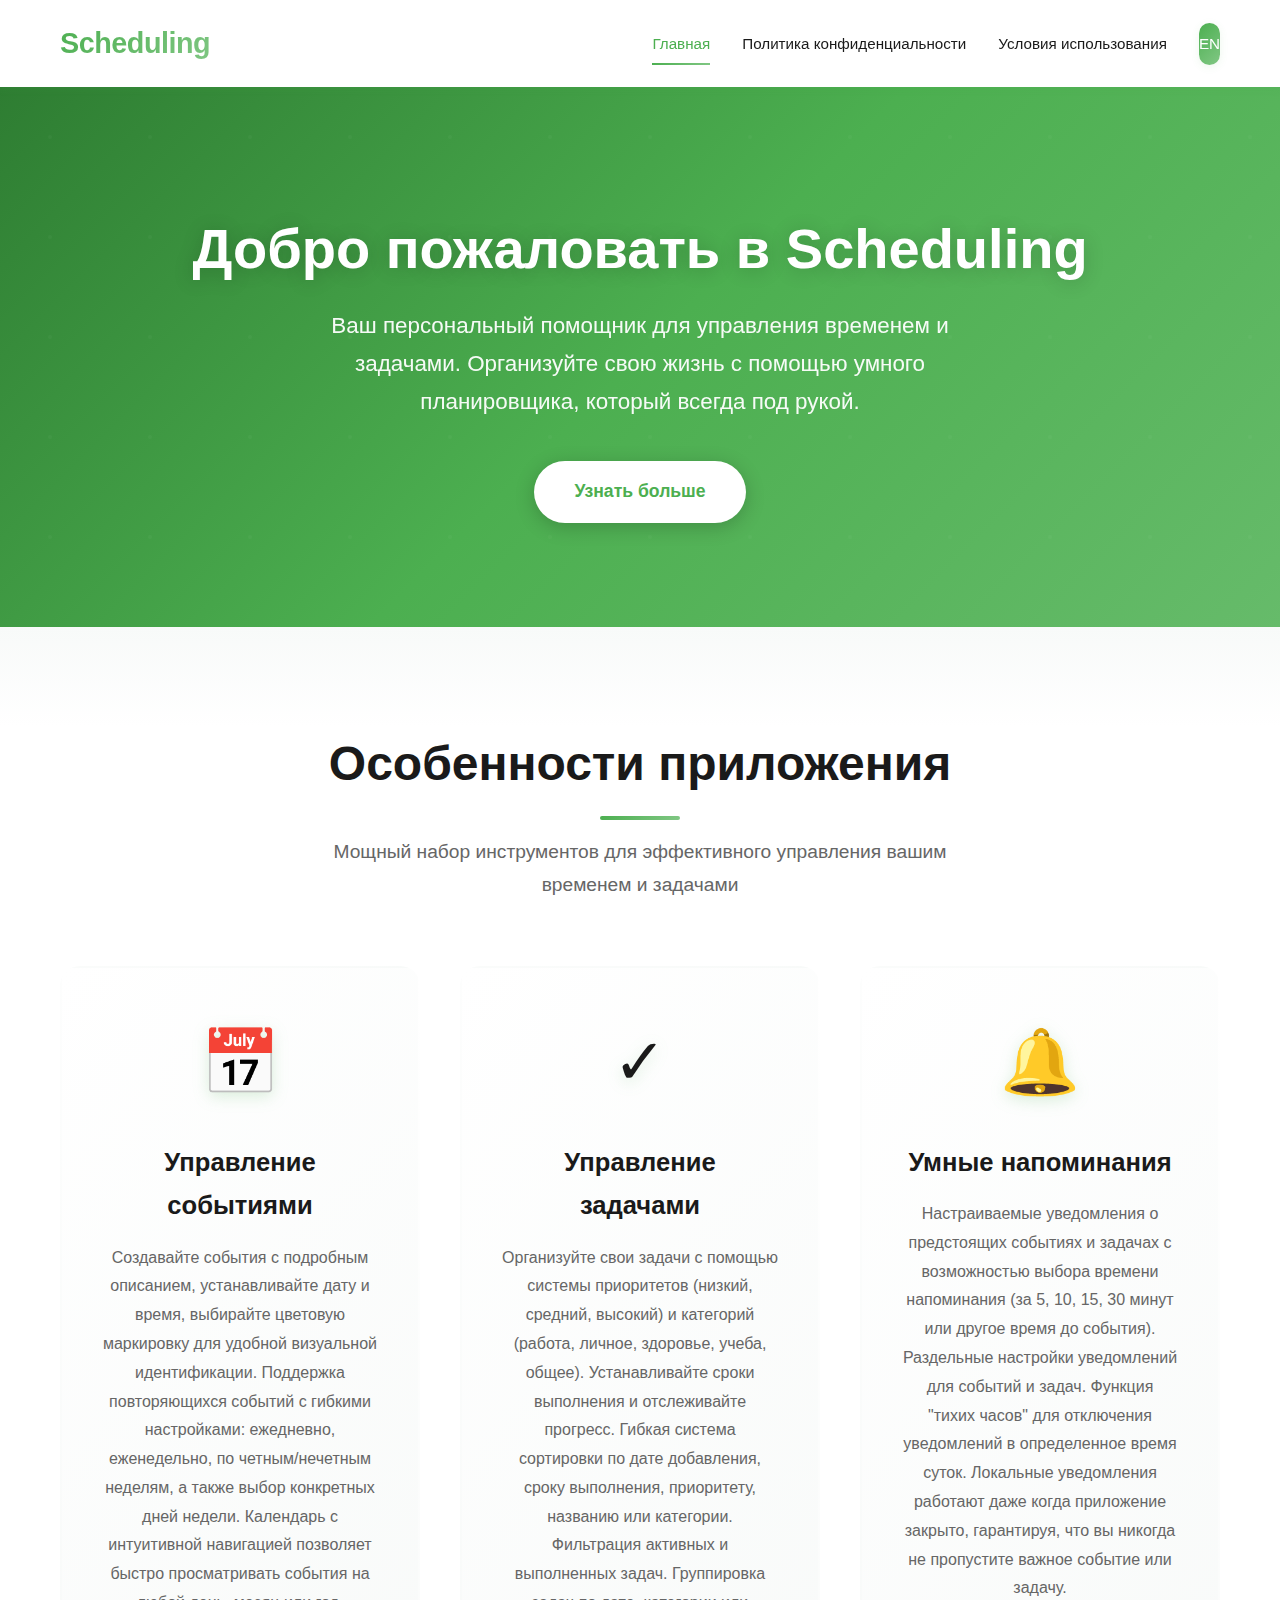
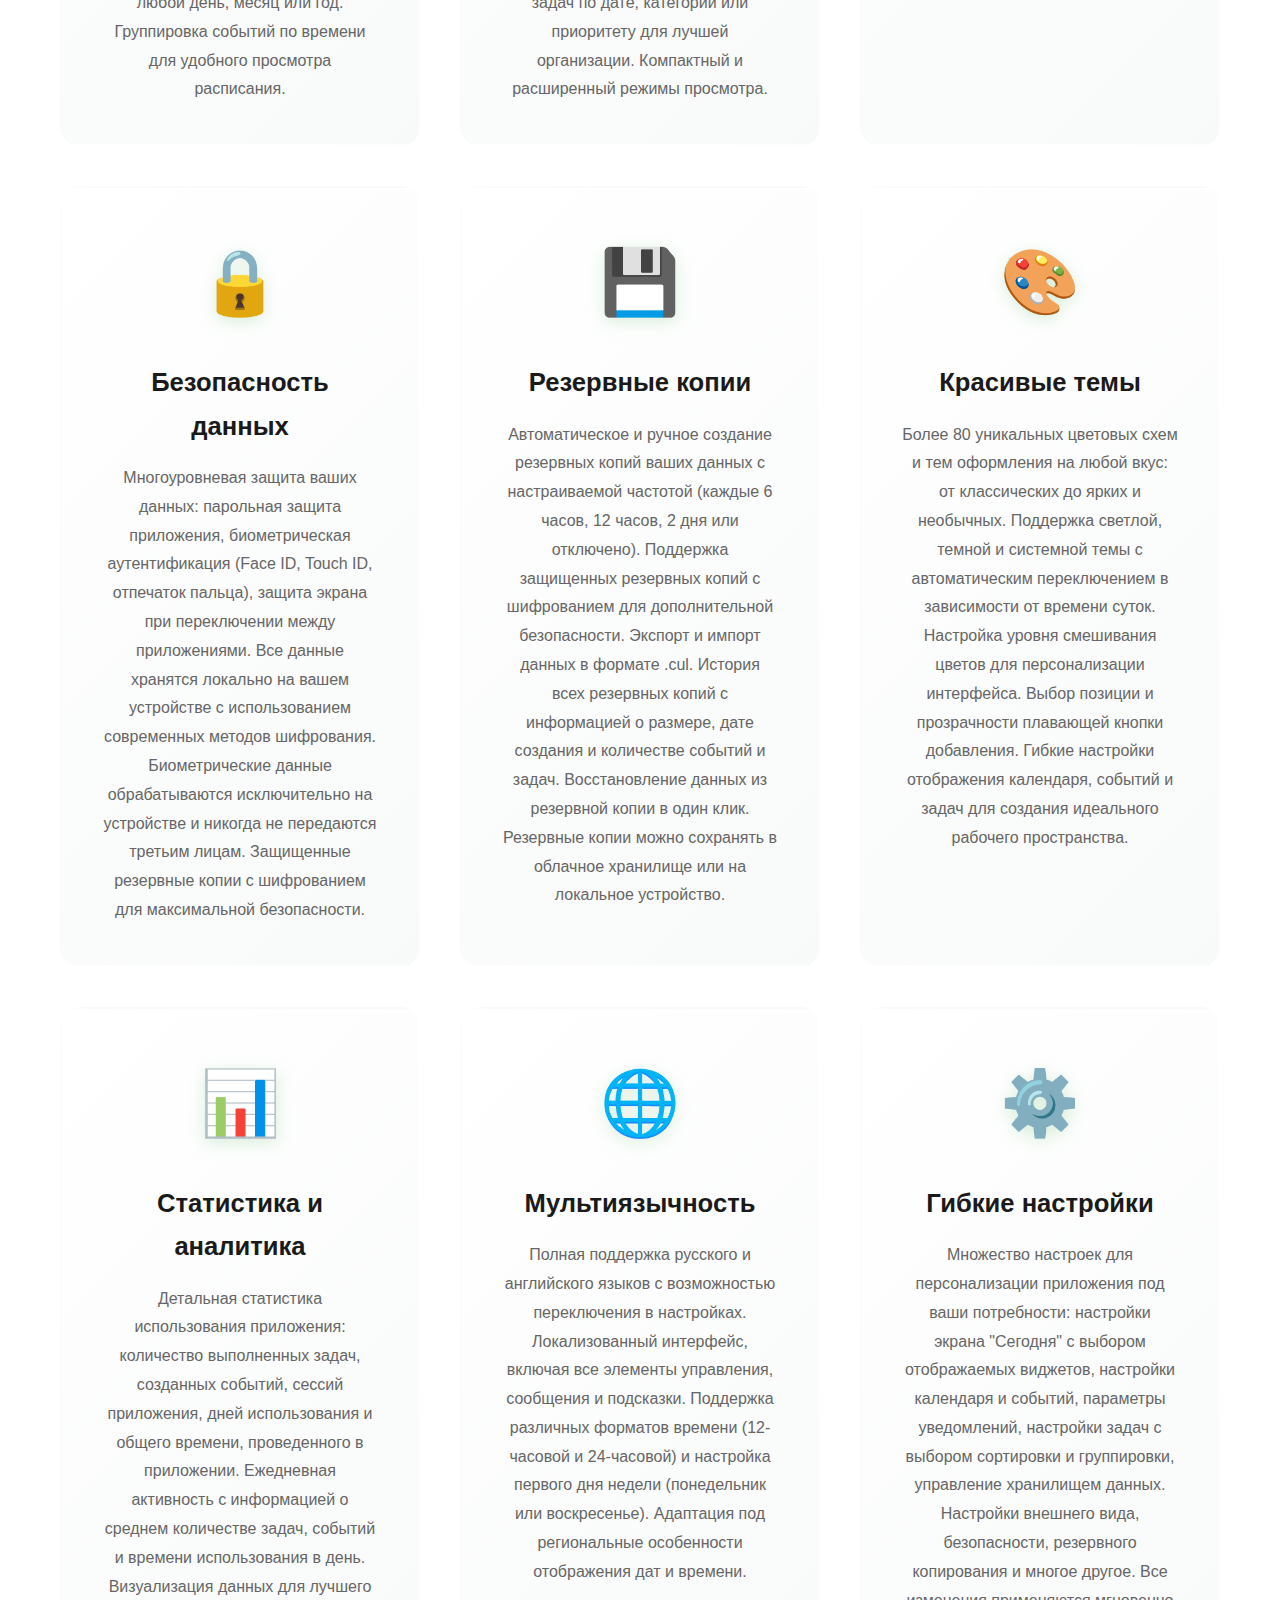
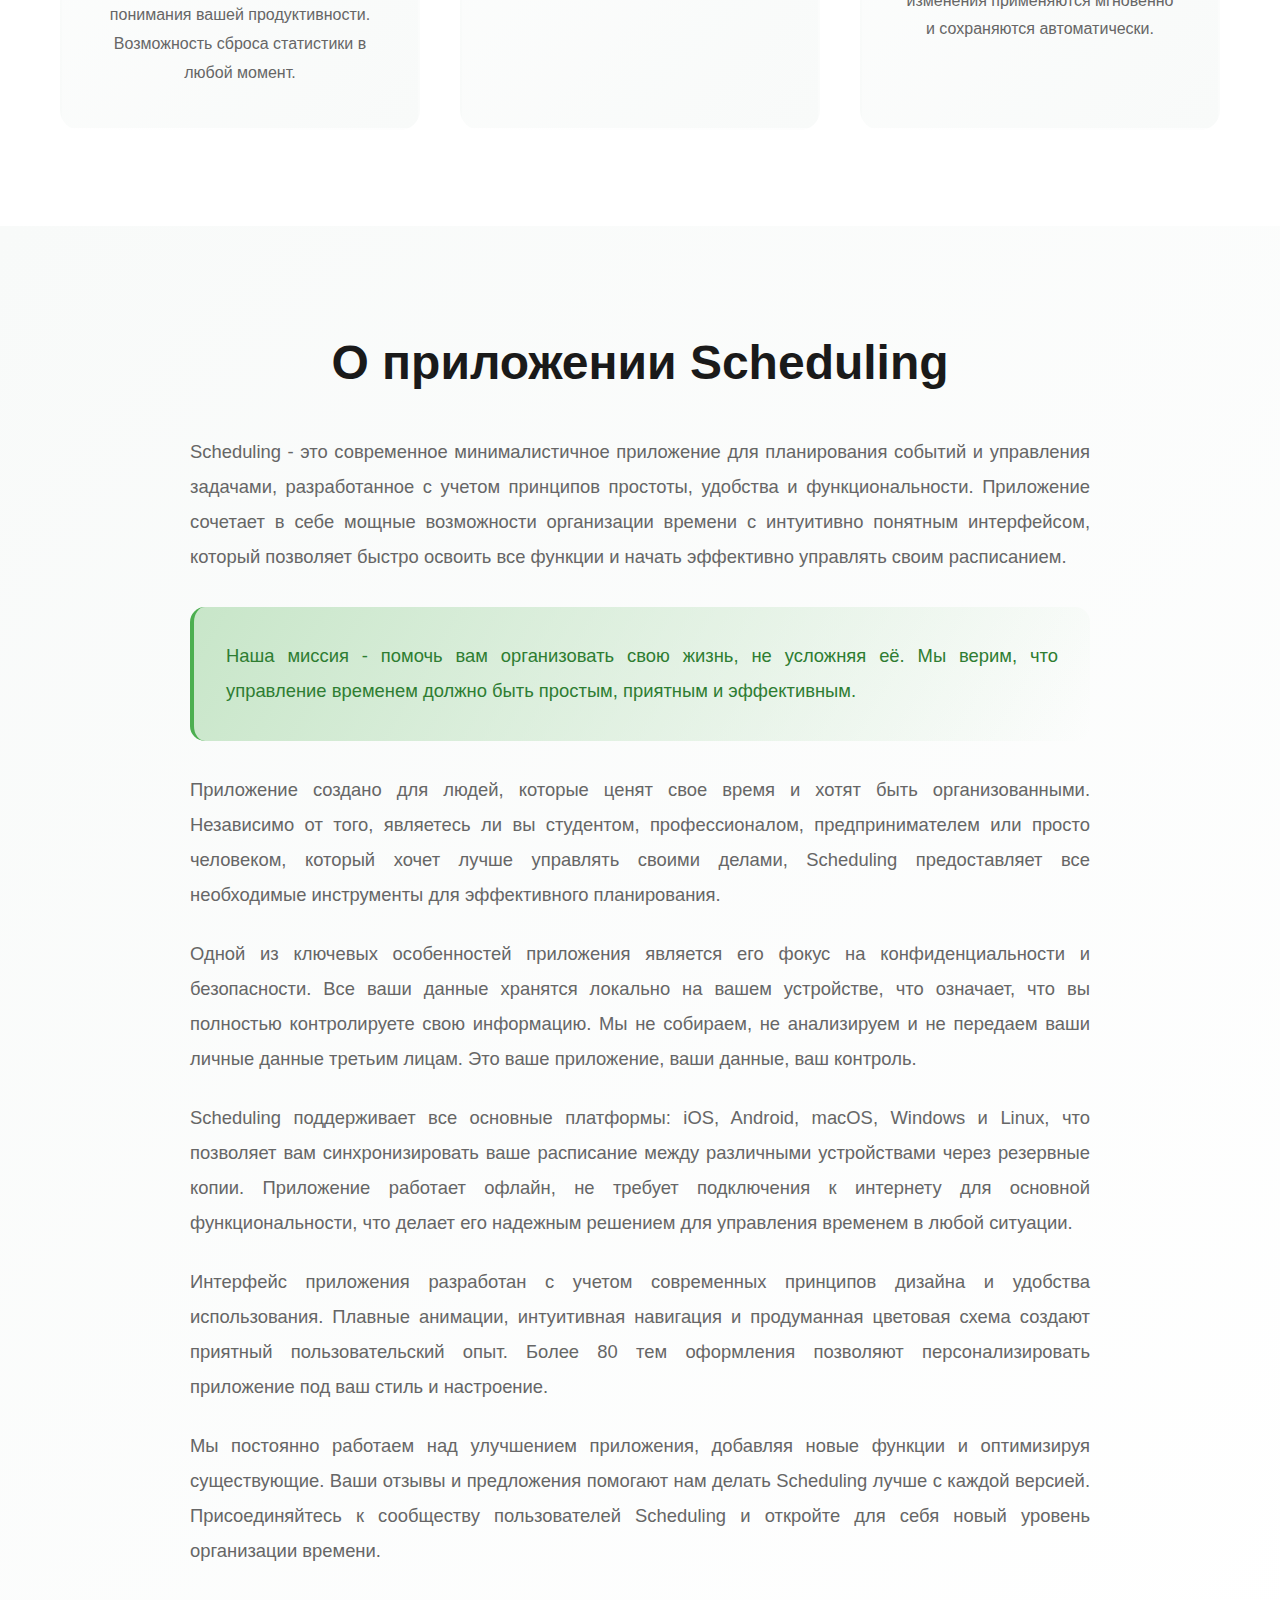
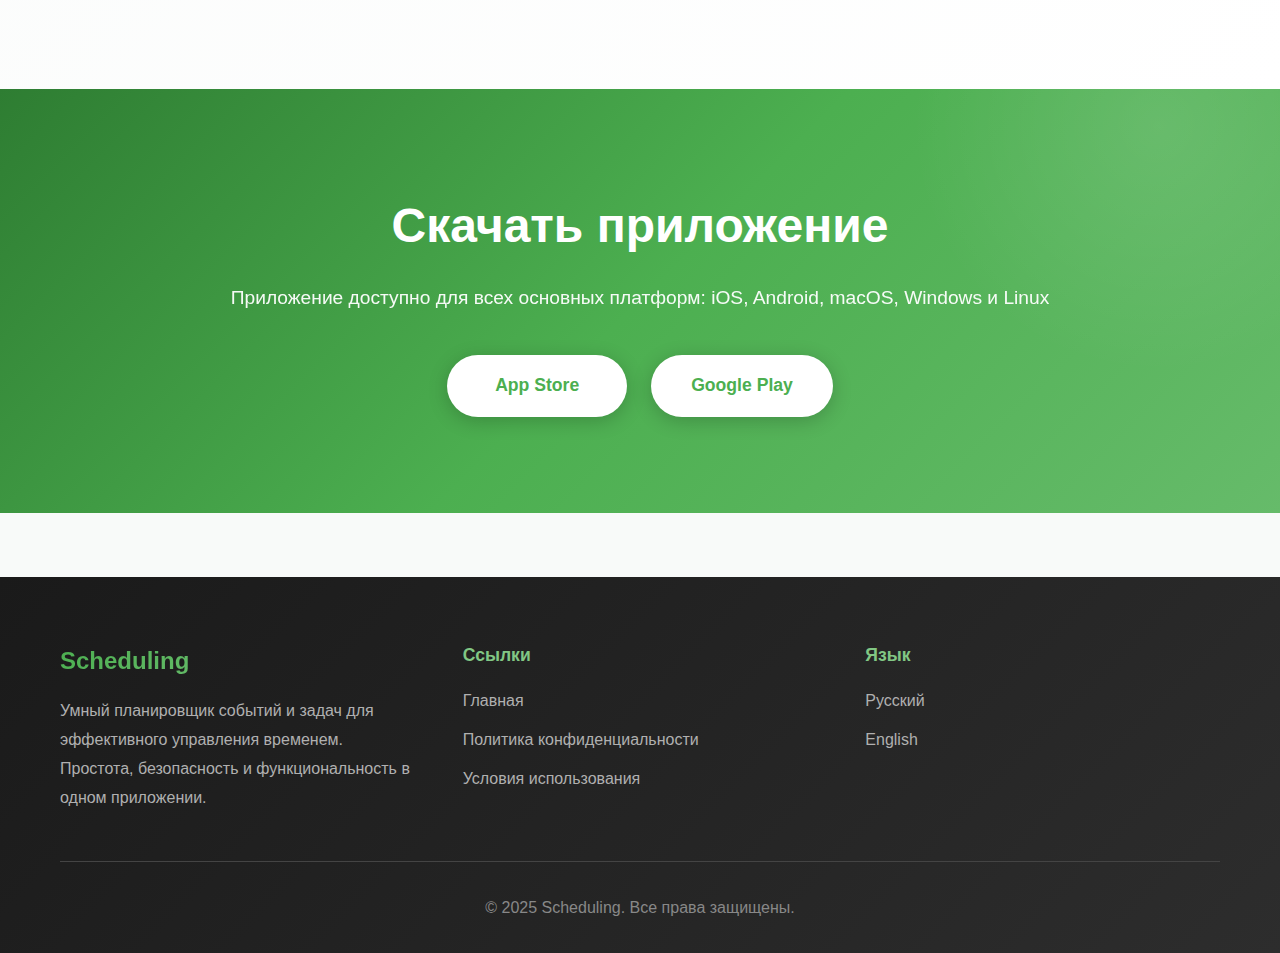
<file: index.html>
<!DOCTYPE html>
<html lang="ru">
<head>
    <meta charset="UTF-8">
    <meta name="viewport" content="width=device-width, initial-scale=1.0">
    <meta name="description" content="Scheduling - современное приложение для планирования событий и управления задачами. Умные напоминания, безопасность данных и красивые темы оформления.">
    <title>Scheduling - Умный планировщик событий и задач</title>
    <link rel="stylesheet" href="style.css">
</head>
<body>
    <header>
        <nav>
            <div class="container">
                <div class="nav-brand">
                    <h1>Scheduling</h1>
                </div>
                <div class="nav-links">
                    <a href="index.html" class="active">Главная</a>
                    <a href="privacy-policy.html">Политика конфиденциальности</a>
                    <a href="terms-of-service.html">Условия использования</a>
                    <a href="index-en.html" class="lang-switch">EN</a>
                </div>
            </div>
        </nav>
    </header>

    <main>
        <section class="hero">
            <div class="container">
                <h1>Добро пожаловать в Scheduling</h1>
                <p class="subtitle">Ваш персональный помощник для управления временем и задачами. Организуйте свою жизнь с помощью умного планировщика, который всегда под рукой.</p>
                <div class="hero-buttons">
                    <a href="#features" class="btn btn-primary">Узнать больше</a>
                </div>
            </div>
        </section>

        <section id="features" class="features">
            <div class="container">
                <h2>Особенности приложения</h2>
                <p class="features-subtitle">Мощный набор инструментов для эффективного управления вашим временем и задачами</p>
                <div class="features-grid">
                    <div class="feature-card">
                        <div class="feature-icon">📅</div>
                        <h3>Управление событиями</h3>
                        <p>Создавайте события с подробным описанием, устанавливайте дату и время, выбирайте цветовую маркировку для удобной визуальной идентификации. Поддержка повторяющихся событий с гибкими настройками: ежедневно, еженедельно, по четным/нечетным неделям, а также выбор конкретных дней недели. Календарь с интуитивной навигацией позволяет быстро просматривать события на любой день, месяц или год. Группировка событий по времени для удобного просмотра расписания.</p>
                    </div>
                    <div class="feature-card">
                        <div class="feature-icon">✓</div>
                        <h3>Управление задачами</h3>
                        <p>Организуйте свои задачи с помощью системы приоритетов (низкий, средний, высокий) и категорий (работа, личное, здоровье, учеба, общее). Устанавливайте сроки выполнения и отслеживайте прогресс. Гибкая система сортировки по дате добавления, сроку выполнения, приоритету, названию или категории. Фильтрация активных и выполненных задач. Группировка задач по дате, категории или приоритету для лучшей организации. Компактный и расширенный режимы просмотра.</p>
                    </div>
                    <div class="feature-card">
                        <div class="feature-icon">🔔</div>
                        <h3>Умные напоминания</h3>
                        <p>Настраиваемые уведомления о предстоящих событиях и задачах с возможностью выбора времени напоминания (за 5, 10, 15, 30 минут или другое время до события). Раздельные настройки уведомлений для событий и задач. Функция "тихих часов" для отключения уведомлений в определенное время суток. Локальные уведомления работают даже когда приложение закрыто, гарантируя, что вы никогда не пропустите важное событие или задачу.</p>
                    </div>
                    <div class="feature-card">
                        <div class="feature-icon">🔒</div>
                        <h3>Безопасность данных</h3>
                        <p>Многоуровневая защита ваших данных: парольная защита приложения, биометрическая аутентификация (Face ID, Touch ID, отпечаток пальца), защита экрана при переключении между приложениями. Все данные хранятся локально на вашем устройстве с использованием современных методов шифрования. Биометрические данные обрабатываются исключительно на устройстве и никогда не передаются третьим лицам. Защищенные резервные копии с шифрованием для максимальной безопасности.</p>
                    </div>
                    <div class="feature-card">
                        <div class="feature-icon">💾</div>
                        <h3>Резервные копии</h3>
                        <p>Автоматическое и ручное создание резервных копий ваших данных с настраиваемой частотой (каждые 6 часов, 12 часов, 2 дня или отключено). Поддержка защищенных резервных копий с шифрованием для дополнительной безопасности. Экспорт и импорт данных в формате .cul. История всех резервных копий с информацией о размере, дате создания и количестве событий и задач. Восстановление данных из резервной копии в один клик. Резервные копии можно сохранять в облачное хранилище или на локальное устройство.</p>
                    </div>
                    <div class="feature-card">
                        <div class="feature-icon">🎨</div>
                        <h3>Красивые темы</h3>
                        <p>Более 80 уникальных цветовых схем и тем оформления на любой вкус: от классических до ярких и необычных. Поддержка светлой, темной и системной темы с автоматическим переключением в зависимости от времени суток. Настройка уровня смешивания цветов для персонализации интерфейса. Выбор позиции и прозрачности плавающей кнопки добавления. Гибкие настройки отображения календаря, событий и задач для создания идеального рабочего пространства.</p>
                    </div>
                    <div class="feature-card">
                        <div class="feature-icon">📊</div>
                        <h3>Статистика и аналитика</h3>
                        <p>Детальная статистика использования приложения: количество выполненных задач, созданных событий, сессий приложения, дней использования и общего времени, проведенного в приложении. Ежедневная активность с информацией о среднем количестве задач, событий и времени использования в день. Визуализация данных для лучшего понимания вашей продуктивности. Возможность сброса статистики в любой момент.</p>
                    </div>
                    <div class="feature-card">
                        <div class="feature-icon">🌐</div>
                        <h3>Мультиязычность</h3>
                        <p>Полная поддержка русского и английского языков с возможностью переключения в настройках. Локализованный интерфейс, включая все элементы управления, сообщения и подсказки. Поддержка различных форматов времени (12-часовой и 24-часовой) и настройка первого дня недели (понедельник или воскресенье). Адаптация под региональные особенности отображения дат и времени.</p>
                    </div>
                    <div class="feature-card">
                        <div class="feature-icon">⚙️</div>
                        <h3>Гибкие настройки</h3>
                        <p>Множество настроек для персонализации приложения под ваши потребности: настройки экрана "Сегодня" с выбором отображаемых виджетов, настройки календаря и событий, параметры уведомлений, настройки задач с выбором сортировки и группировки, управление хранилищем данных. Настройки внешнего вида, безопасности, резервного копирования и многое другое. Все изменения применяются мгновенно и сохраняются автоматически.</p>
                    </div>
                </div>
            </div>
        </section>

        <section class="description">
            <div class="container">
                <h2>О приложении Scheduling</h2>
                <div class="description-content">
                    <p>Scheduling - это современное минималистичное приложение для планирования событий и управления задачами, разработанное с учетом принципов простоты, удобства и функциональности. Приложение сочетает в себе мощные возможности организации времени с интуитивно понятным интерфейсом, который позволяет быстро освоить все функции и начать эффективно управлять своим расписанием.</p>
                    
                    <div class="description-highlight">
                        <p>Наша миссия - помочь вам организовать свою жизнь, не усложняя её. Мы верим, что управление временем должно быть простым, приятным и эффективным.</p>
                    </div>

                    <p>Приложение создано для людей, которые ценят свое время и хотят быть организованными. Независимо от того, являетесь ли вы студентом, профессионалом, предпринимателем или просто человеком, который хочет лучше управлять своими делами, Scheduling предоставляет все необходимые инструменты для эффективного планирования.</p>

                    <p>Одной из ключевых особенностей приложения является его фокус на конфиденциальности и безопасности. Все ваши данные хранятся локально на вашем устройстве, что означает, что вы полностью контролируете свою информацию. Мы не собираем, не анализируем и не передаем ваши личные данные третьим лицам. Это ваше приложение, ваши данные, ваш контроль.</p>

                    <p>Scheduling поддерживает все основные платформы: iOS, Android, macOS, Windows и Linux, что позволяет вам синхронизировать ваше расписание между различными устройствами через резервные копии. Приложение работает офлайн, не требует подключения к интернету для основной функциональности, что делает его надежным решением для управления временем в любой ситуации.</p>

                    <p>Интерфейс приложения разработан с учетом современных принципов дизайна и удобства использования. Плавные анимации, интуитивная навигация и продуманная цветовая схема создают приятный пользовательский опыт. Более 80 тем оформления позволяют персонализировать приложение под ваш стиль и настроение.</p>

                    <p>Мы постоянно работаем над улучшением приложения, добавляя новые функции и оптимизируя существующие. Ваши отзывы и предложения помогают нам делать Scheduling лучше с каждой версией. Присоединяйтесь к сообществу пользователей Scheduling и откройте для себя новый уровень организации времени.</p>
                </div>
            </div>
        </section>

        <section class="download">
            <div class="container">
                <h2>Скачать приложение</h2>
                <p>Приложение доступно для всех основных платформ: iOS, Android, macOS, Windows и Linux</p>
                <div class="download-buttons">
                    <a href="#" class="btn btn-primary">App Store</a>
                    <a href="#" class="btn btn-primary">Google Play</a>
                </div>
            </div>
        </section>
    </main>

    <footer>
        <div class="container">
            <div class="footer-content">
                <div class="footer-section">
                    <h3>Scheduling</h3>
                    <p>Умный планировщик событий и задач для эффективного управления временем. Простота, безопасность и функциональность в одном приложении.</p>
                </div>
                <div class="footer-section">
                    <h4>Ссылки</h4>
                    <ul>
                        <li><a href="index.html">Главная</a></li>
                        <li><a href="privacy-policy.html">Политика конфиденциальности</a></li>
                        <li><a href="terms-of-service.html">Условия использования</a></li>
                    </ul>
                </div>
                <div class="footer-section">
                    <h4>Язык</h4>
                    <ul>
                        <li><a href="index.html">Русский</a></li>
                        <li><a href="index-en.html">English</a></li>
                    </ul>
                </div>
            </div>
            <div class="footer-bottom">
                <p>&copy; 2025 Scheduling. Все права защищены.</p>
            </div>
        </div>
    </footer>
</body>
</html>
</file>
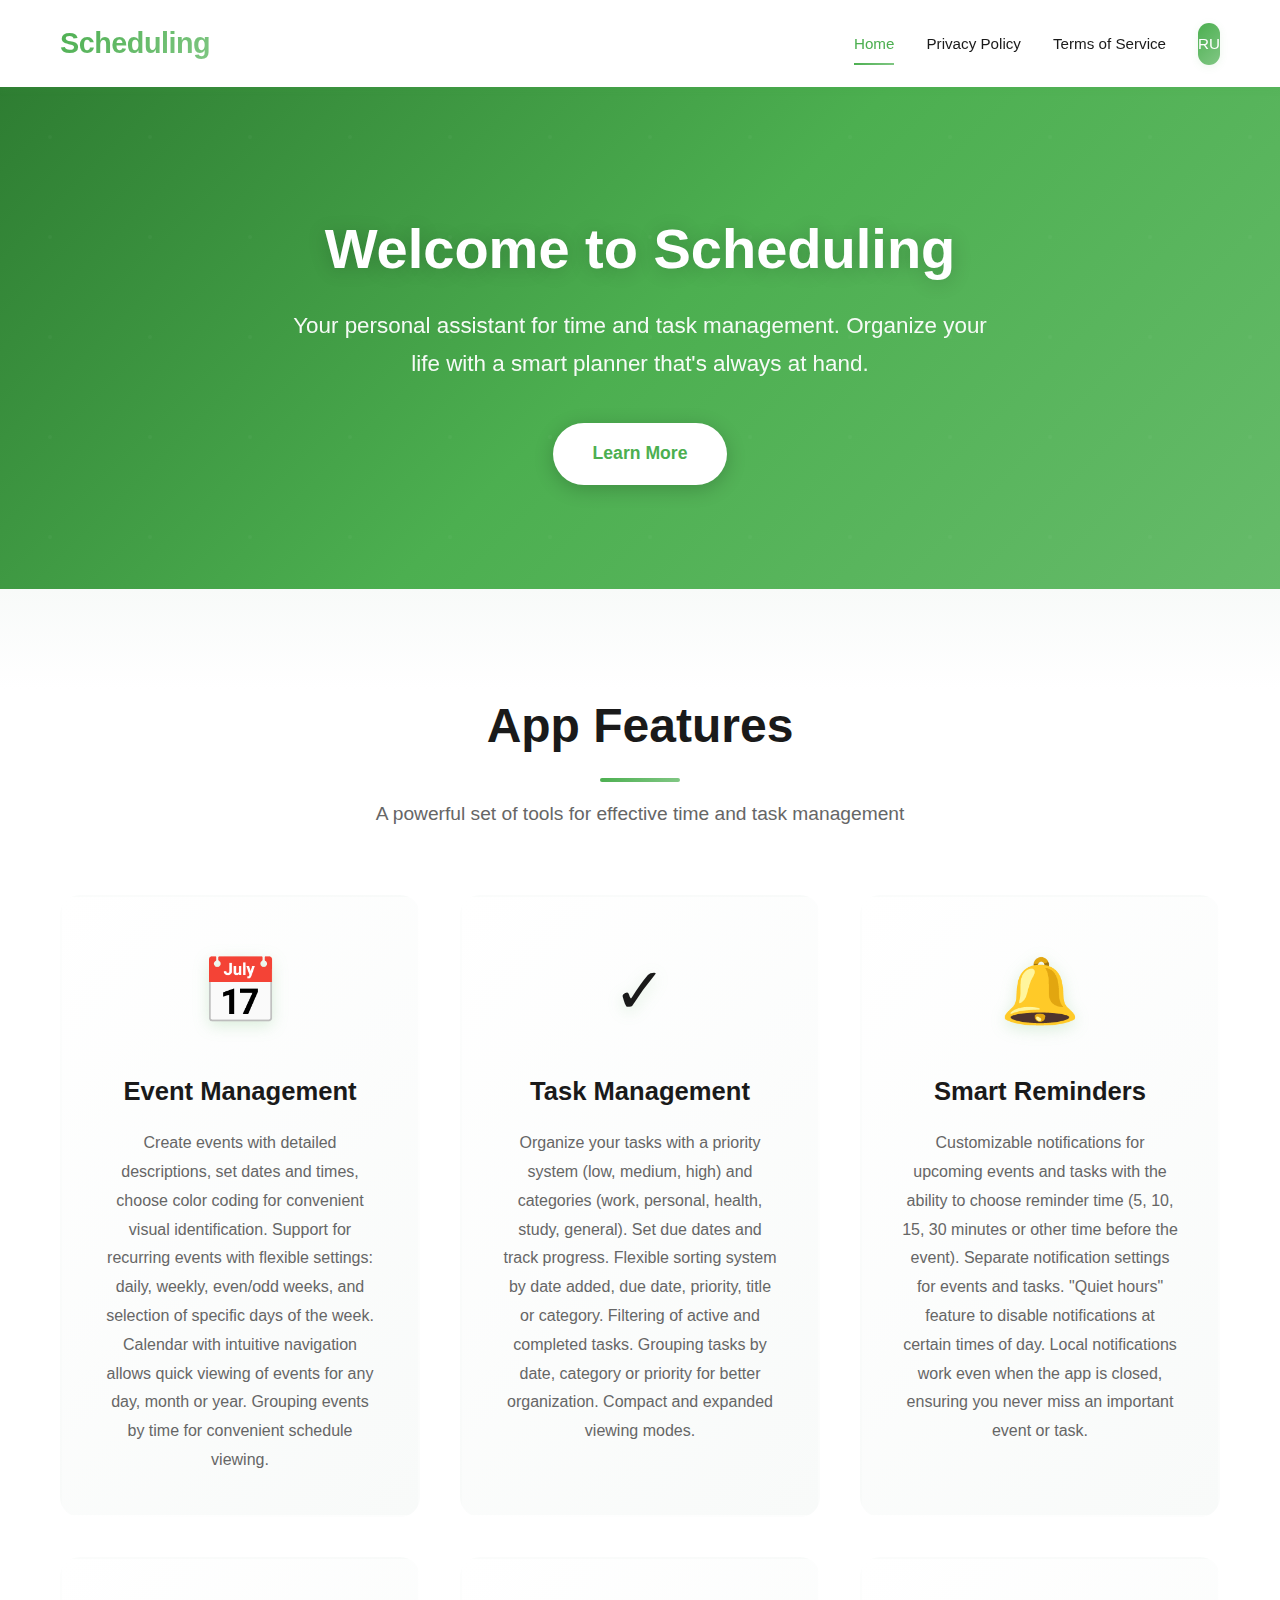
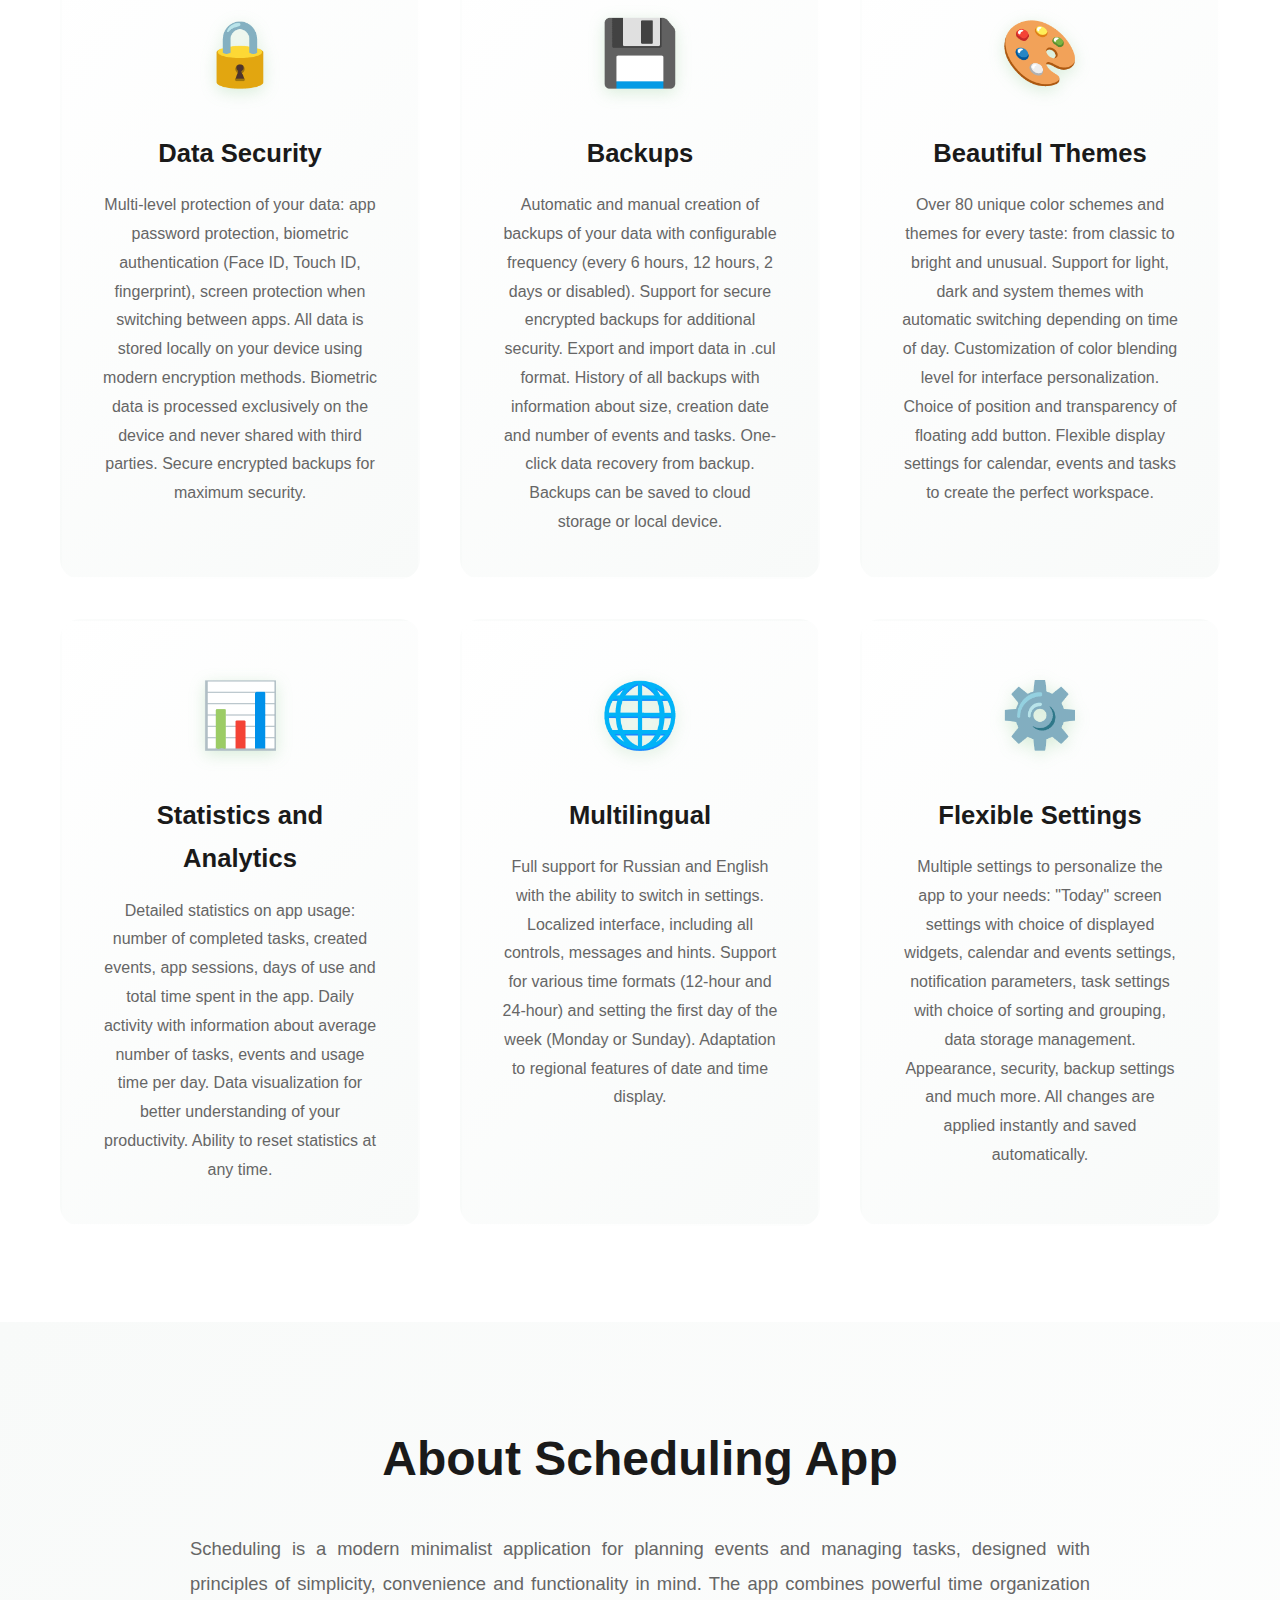
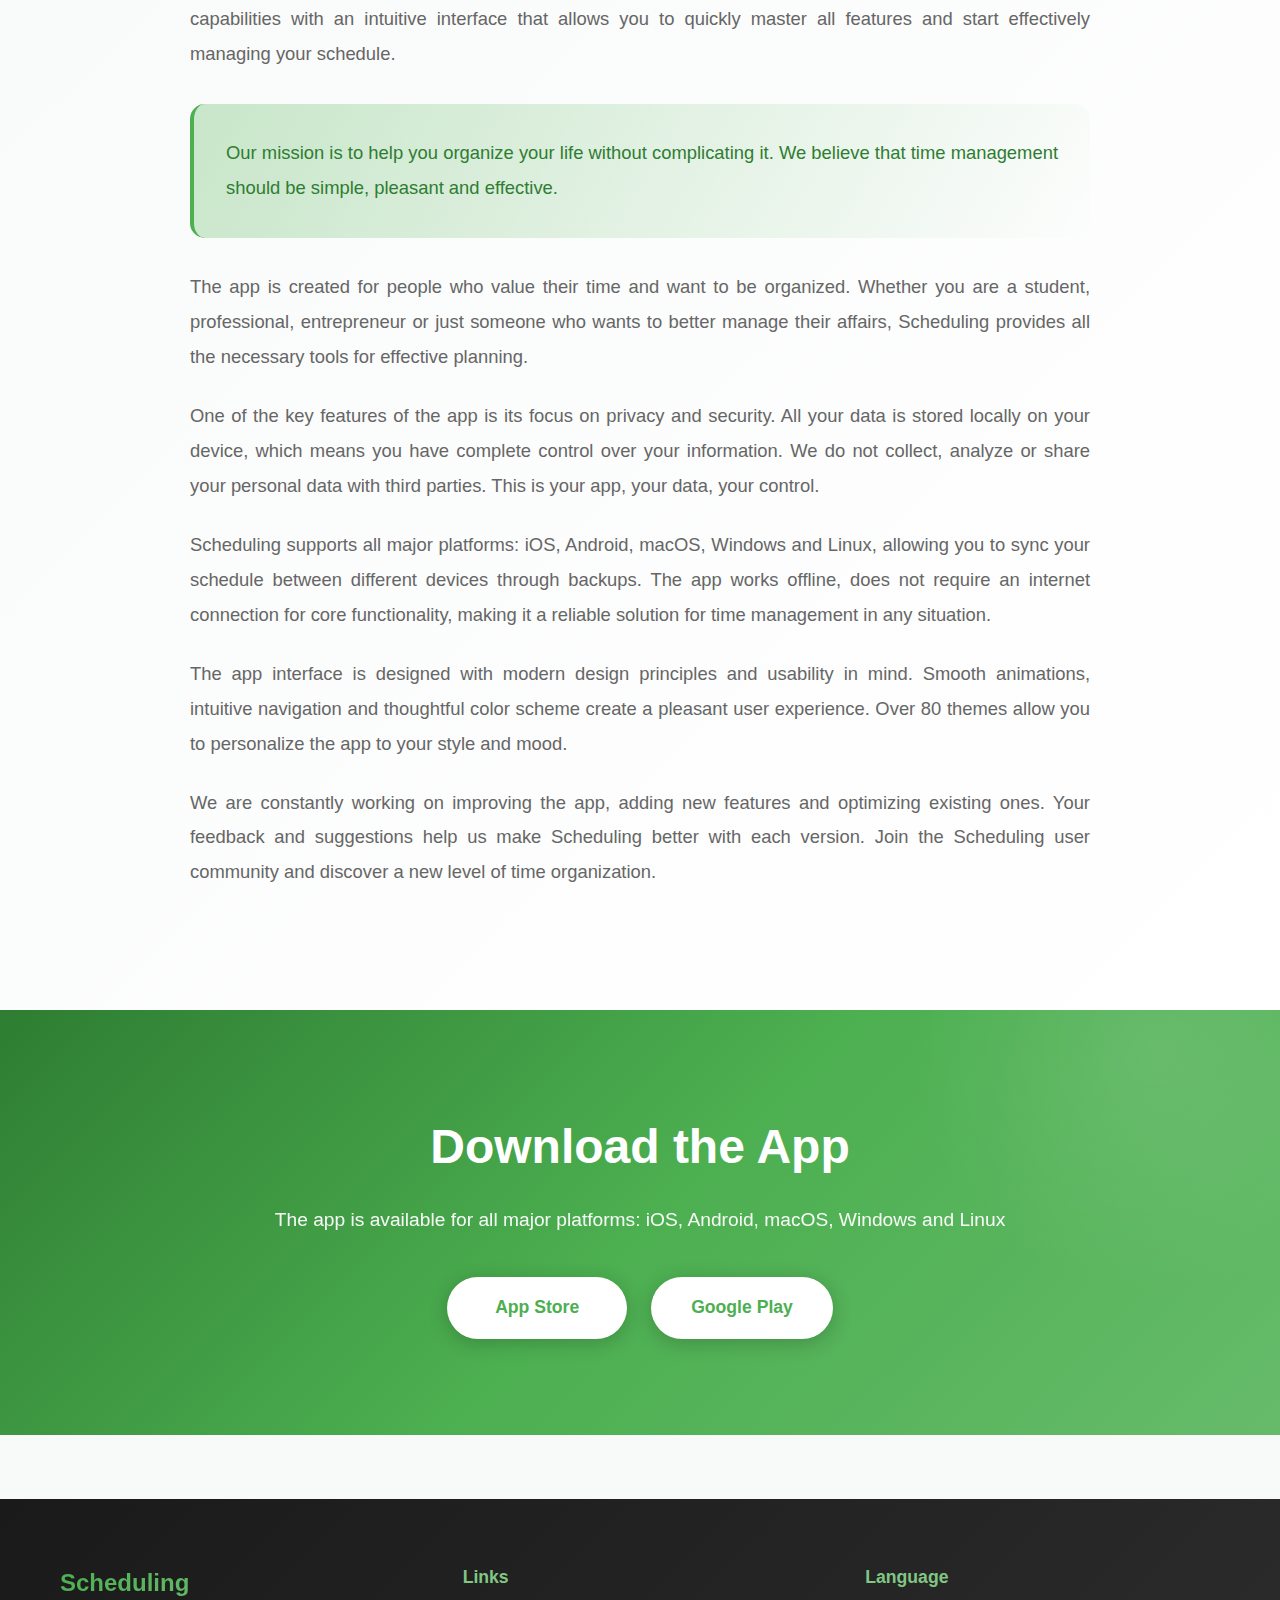
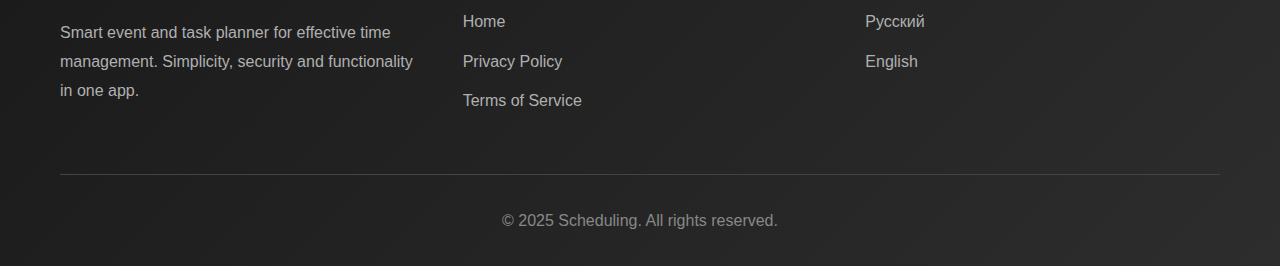
<file: index-en.html>
<!DOCTYPE html>
<html lang="en">
<head>
    <meta charset="UTF-8">
    <meta name="viewport" content="width=device-width, initial-scale=1.0">
    <meta name="description" content="Scheduling - modern application for planning events and managing tasks. Smart reminders, data security and beautiful themes.">
    <title>Scheduling - Smart event and task planner</title>
    <link rel="stylesheet" href="style.css">
</head>
<body>
    <header>
        <nav>
            <div class="container">
                <div class="nav-brand">
                    <h1>Scheduling</h1>
                </div>
                <div class="nav-links">
                    <a href="index-en.html" class="active">Home</a>
                    <a href="privacy-policy-en.html">Privacy Policy</a>
                    <a href="terms-of-service-en.html">Terms of Service</a>
                    <a href="index.html" class="lang-switch">RU</a>
                </div>
            </div>
        </nav>
    </header>

    <main>
        <section class="hero">
            <div class="container">
                <h1>Welcome to Scheduling</h1>
                <p class="subtitle">Your personal assistant for time and task management. Organize your life with a smart planner that's always at hand.</p>
                <div class="hero-buttons">
                    <a href="#features" class="btn btn-primary">Learn More</a>
                </div>
            </div>
        </section>

        <section id="features" class="features">
            <div class="container">
                <h2>App Features</h2>
                <p class="features-subtitle">A powerful set of tools for effective time and task management</p>
                <div class="features-grid">
                    <div class="feature-card">
                        <div class="feature-icon">📅</div>
                        <h3>Event Management</h3>
                        <p>Create events with detailed descriptions, set dates and times, choose color coding for convenient visual identification. Support for recurring events with flexible settings: daily, weekly, even/odd weeks, and selection of specific days of the week. Calendar with intuitive navigation allows quick viewing of events for any day, month or year. Grouping events by time for convenient schedule viewing.</p>
                    </div>
                    <div class="feature-card">
                        <div class="feature-icon">✓</div>
                        <h3>Task Management</h3>
                        <p>Organize your tasks with a priority system (low, medium, high) and categories (work, personal, health, study, general). Set due dates and track progress. Flexible sorting system by date added, due date, priority, title or category. Filtering of active and completed tasks. Grouping tasks by date, category or priority for better organization. Compact and expanded viewing modes.</p>
                    </div>
                    <div class="feature-card">
                        <div class="feature-icon">🔔</div>
                        <h3>Smart Reminders</h3>
                        <p>Customizable notifications for upcoming events and tasks with the ability to choose reminder time (5, 10, 15, 30 minutes or other time before the event). Separate notification settings for events and tasks. "Quiet hours" feature to disable notifications at certain times of day. Local notifications work even when the app is closed, ensuring you never miss an important event or task.</p>
                    </div>
                    <div class="feature-card">
                        <div class="feature-icon">🔒</div>
                        <h3>Data Security</h3>
                        <p>Multi-level protection of your data: app password protection, biometric authentication (Face ID, Touch ID, fingerprint), screen protection when switching between apps. All data is stored locally on your device using modern encryption methods. Biometric data is processed exclusively on the device and never shared with third parties. Secure encrypted backups for maximum security.</p>
                    </div>
                    <div class="feature-card">
                        <div class="feature-icon">💾</div>
                        <h3>Backups</h3>
                        <p>Automatic and manual creation of backups of your data with configurable frequency (every 6 hours, 12 hours, 2 days or disabled). Support for secure encrypted backups for additional security. Export and import data in .cul format. History of all backups with information about size, creation date and number of events and tasks. One-click data recovery from backup. Backups can be saved to cloud storage or local device.</p>
                    </div>
                    <div class="feature-card">
                        <div class="feature-icon">🎨</div>
                        <h3>Beautiful Themes</h3>
                        <p>Over 80 unique color schemes and themes for every taste: from classic to bright and unusual. Support for light, dark and system themes with automatic switching depending on time of day. Customization of color blending level for interface personalization. Choice of position and transparency of floating add button. Flexible display settings for calendar, events and tasks to create the perfect workspace.</p>
                    </div>
                    <div class="feature-card">
                        <div class="feature-icon">📊</div>
                        <h3>Statistics and Analytics</h3>
                        <p>Detailed statistics on app usage: number of completed tasks, created events, app sessions, days of use and total time spent in the app. Daily activity with information about average number of tasks, events and usage time per day. Data visualization for better understanding of your productivity. Ability to reset statistics at any time.</p>
                    </div>
                    <div class="feature-card">
                        <div class="feature-icon">🌐</div>
                        <h3>Multilingual</h3>
                        <p>Full support for Russian and English with the ability to switch in settings. Localized interface, including all controls, messages and hints. Support for various time formats (12-hour and 24-hour) and setting the first day of the week (Monday or Sunday). Adaptation to regional features of date and time display.</p>
                    </div>
                    <div class="feature-card">
                        <div class="feature-icon">⚙️</div>
                        <h3>Flexible Settings</h3>
                        <p>Multiple settings to personalize the app to your needs: "Today" screen settings with choice of displayed widgets, calendar and events settings, notification parameters, task settings with choice of sorting and grouping, data storage management. Appearance, security, backup settings and much more. All changes are applied instantly and saved automatically.</p>
                    </div>
                </div>
            </div>
        </section>

        <section class="description">
            <div class="container">
                <h2>About Scheduling App</h2>
                <div class="description-content">
                    <p>Scheduling is a modern minimalist application for planning events and managing tasks, designed with principles of simplicity, convenience and functionality in mind. The app combines powerful time organization capabilities with an intuitive interface that allows you to quickly master all features and start effectively managing your schedule.</p>
                    
                    <div class="description-highlight">
                        <p>Our mission is to help you organize your life without complicating it. We believe that time management should be simple, pleasant and effective.</p>
                    </div>

                    <p>The app is created for people who value their time and want to be organized. Whether you are a student, professional, entrepreneur or just someone who wants to better manage their affairs, Scheduling provides all the necessary tools for effective planning.</p>

                    <p>One of the key features of the app is its focus on privacy and security. All your data is stored locally on your device, which means you have complete control over your information. We do not collect, analyze or share your personal data with third parties. This is your app, your data, your control.</p>

                    <p>Scheduling supports all major platforms: iOS, Android, macOS, Windows and Linux, allowing you to sync your schedule between different devices through backups. The app works offline, does not require an internet connection for core functionality, making it a reliable solution for time management in any situation.</p>

                    <p>The app interface is designed with modern design principles and usability in mind. Smooth animations, intuitive navigation and thoughtful color scheme create a pleasant user experience. Over 80 themes allow you to personalize the app to your style and mood.</p>

                    <p>We are constantly working on improving the app, adding new features and optimizing existing ones. Your feedback and suggestions help us make Scheduling better with each version. Join the Scheduling user community and discover a new level of time organization.</p>
                </div>
            </div>
        </section>

        <section class="download">
            <div class="container">
                <h2>Download the App</h2>
                <p>The app is available for all major platforms: iOS, Android, macOS, Windows and Linux</p>
                <div class="download-buttons">
                    <a href="#" class="btn btn-primary">App Store</a>
                    <a href="#" class="btn btn-primary">Google Play</a>
                </div>
            </div>
        </section>
    </main>

    <footer>
        <div class="container">
            <div class="footer-content">
                <div class="footer-section">
                    <h3>Scheduling</h3>
                    <p>Smart event and task planner for effective time management. Simplicity, security and functionality in one app.</p>
                </div>
                <div class="footer-section">
                    <h4>Links</h4>
                    <ul>
                        <li><a href="index-en.html">Home</a></li>
                        <li><a href="privacy-policy-en.html">Privacy Policy</a></li>
                        <li><a href="terms-of-service-en.html">Terms of Service</a></li>
                    </ul>
                </div>
                <div class="footer-section">
                    <h4>Language</h4>
                    <ul>
                        <li><a href="index.html">Русский</a></li>
                        <li><a href="index-en.html">English</a></li>
                    </ul>
                </div>
            </div>
            <div class="footer-bottom">
                <p>&copy; 2025 Scheduling. All rights reserved.</p>
            </div>
        </div>
    </footer>
</body>
</html>
</file>
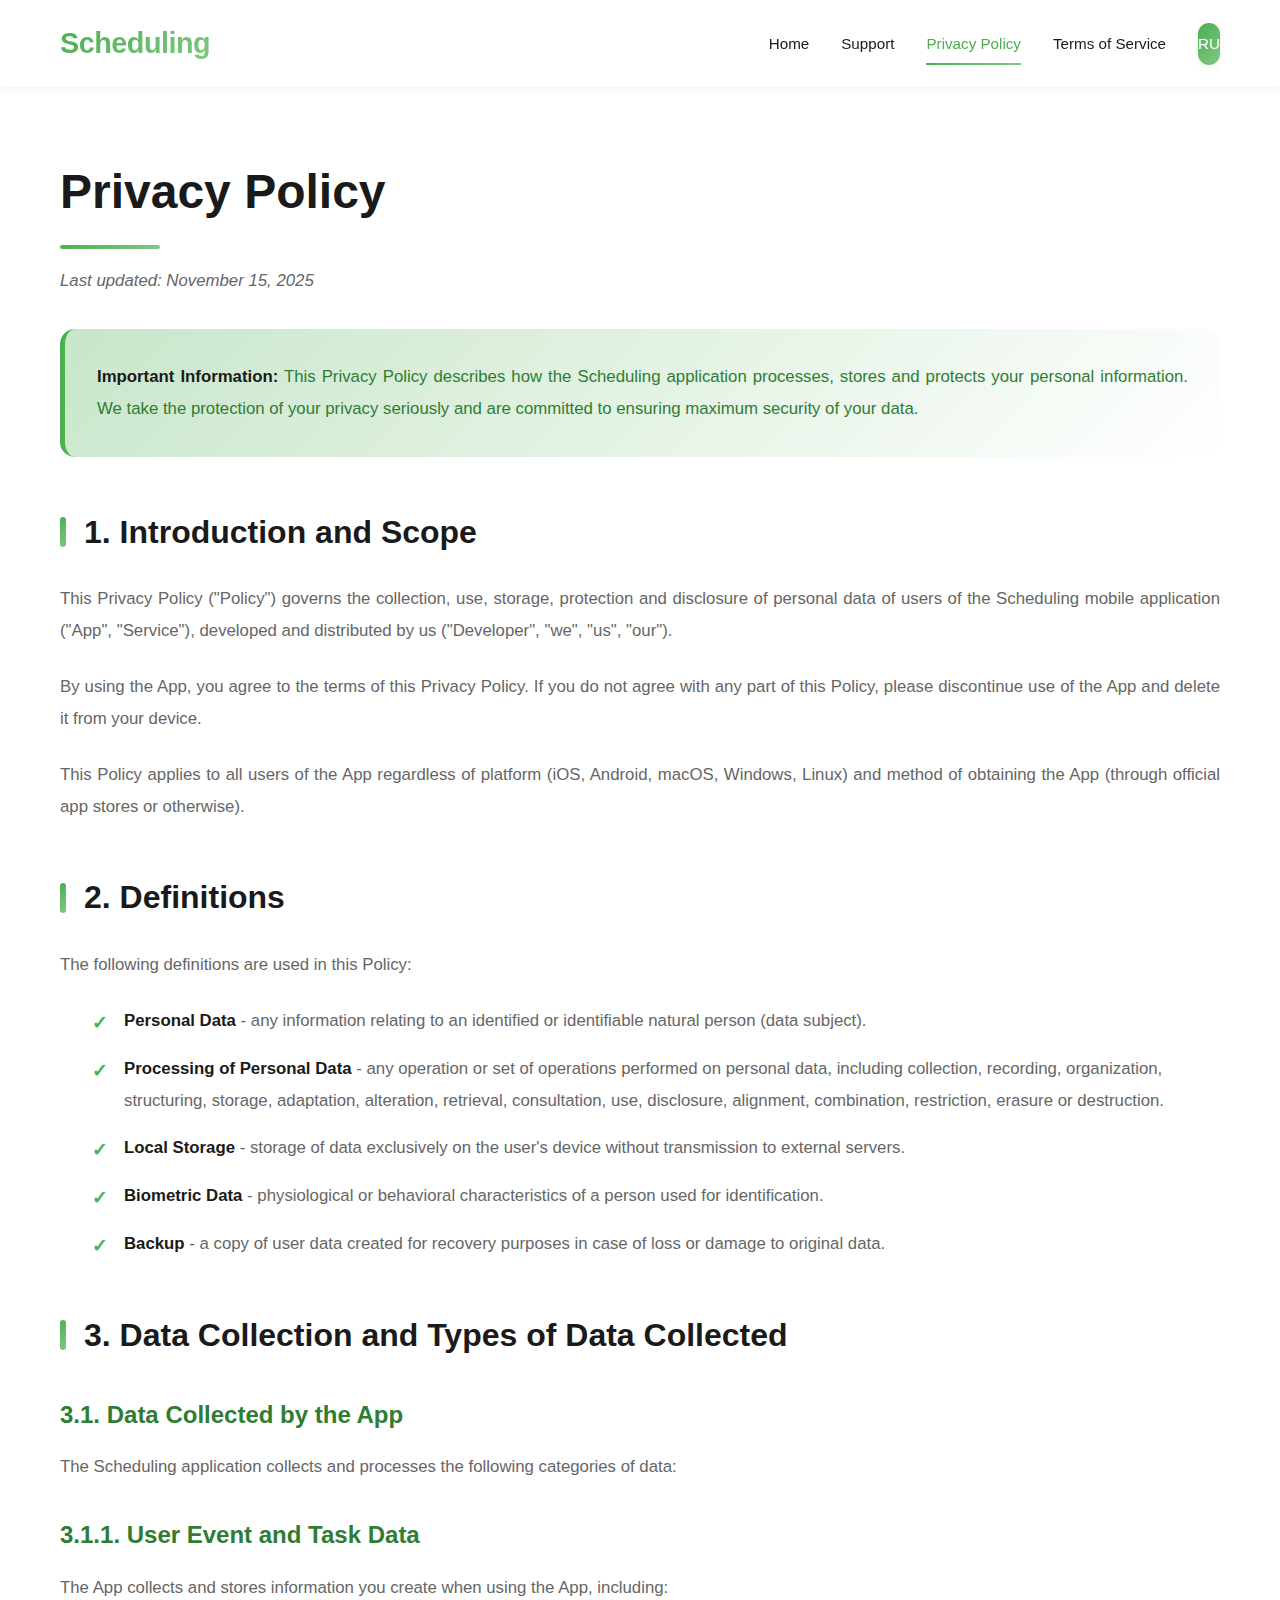
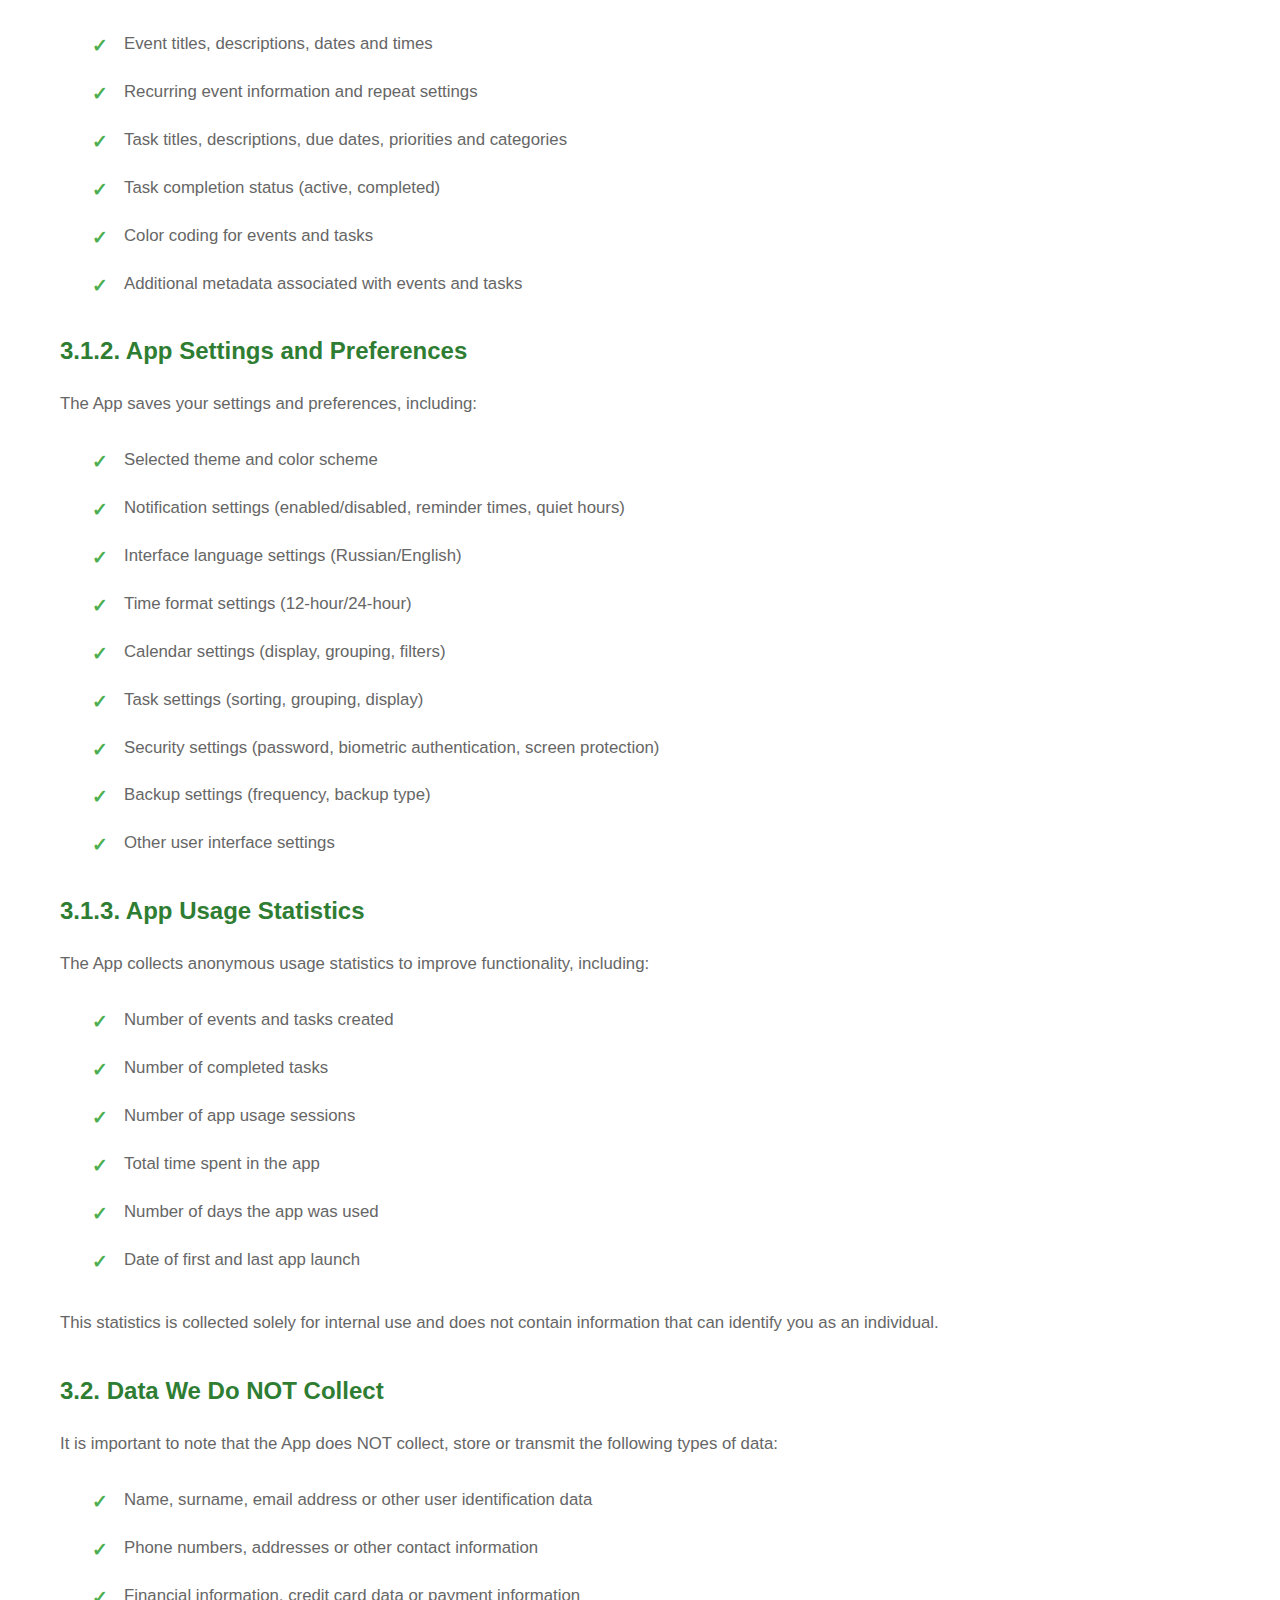
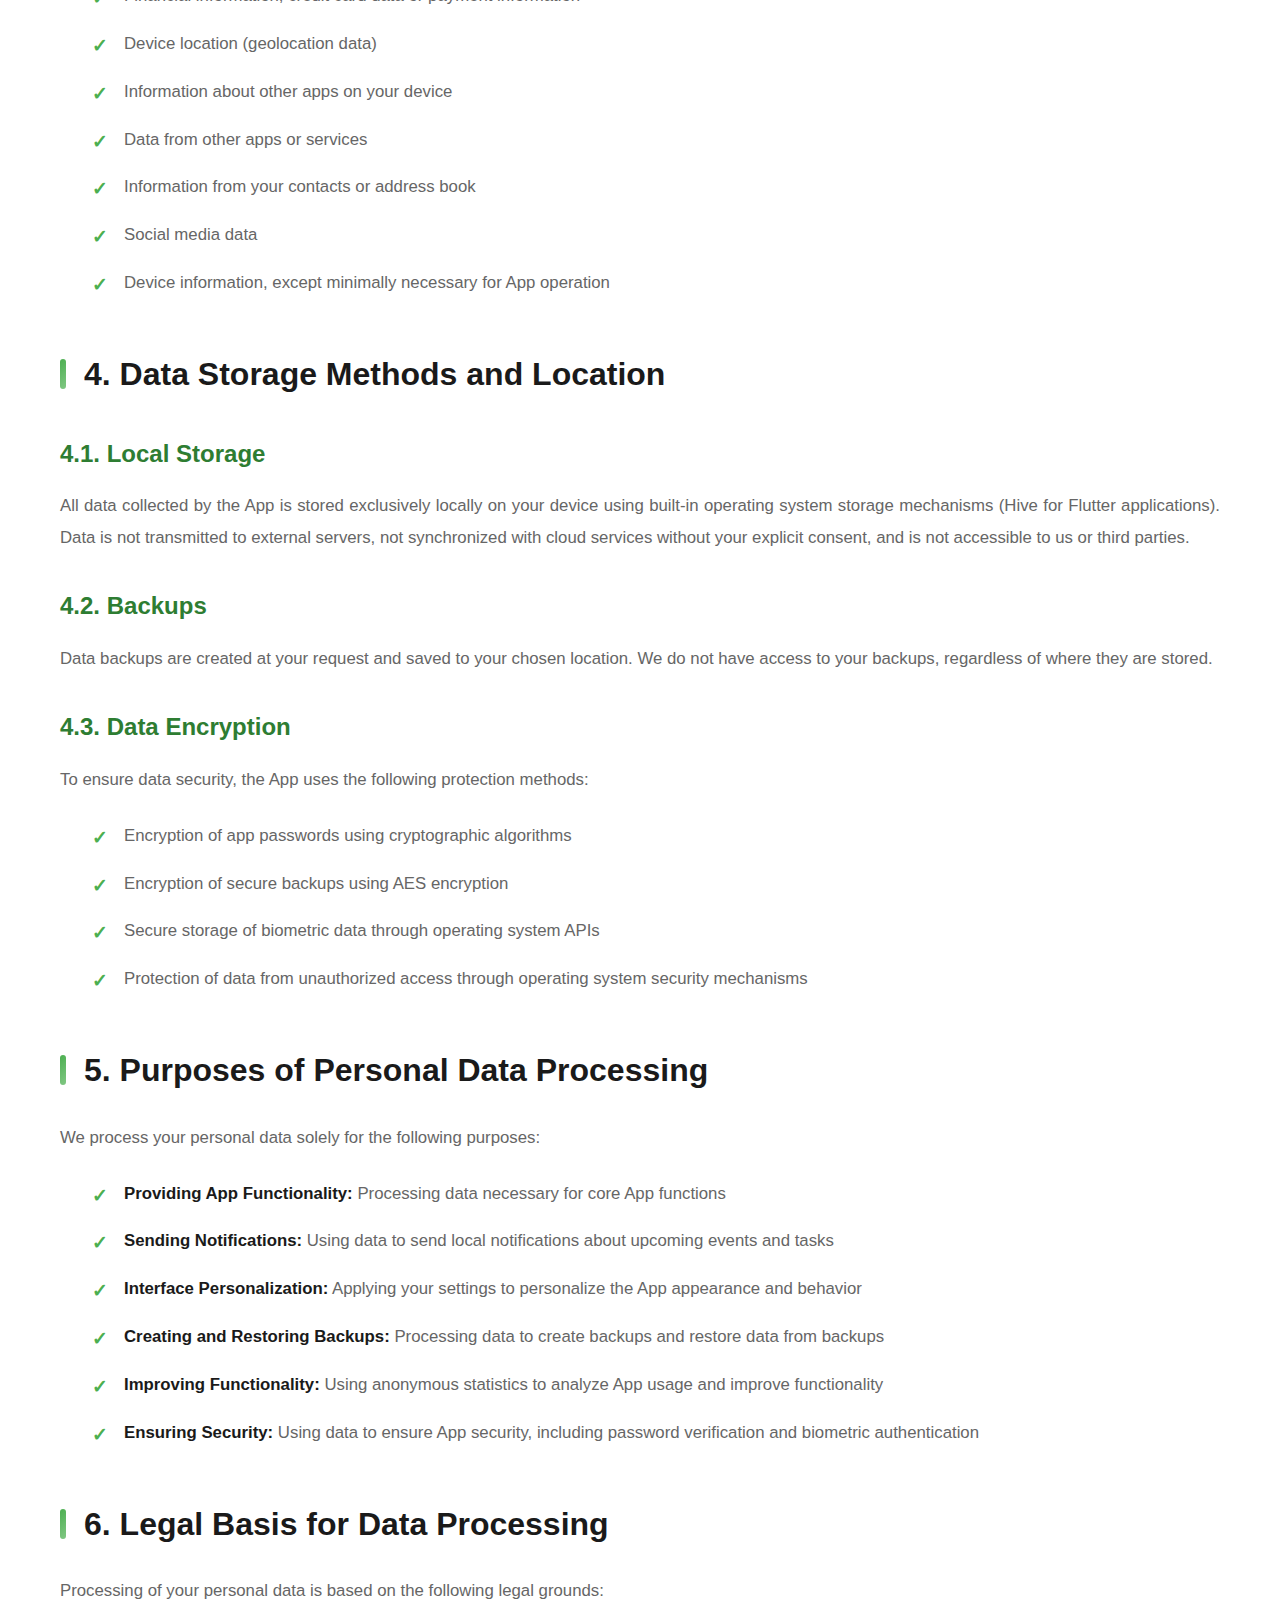
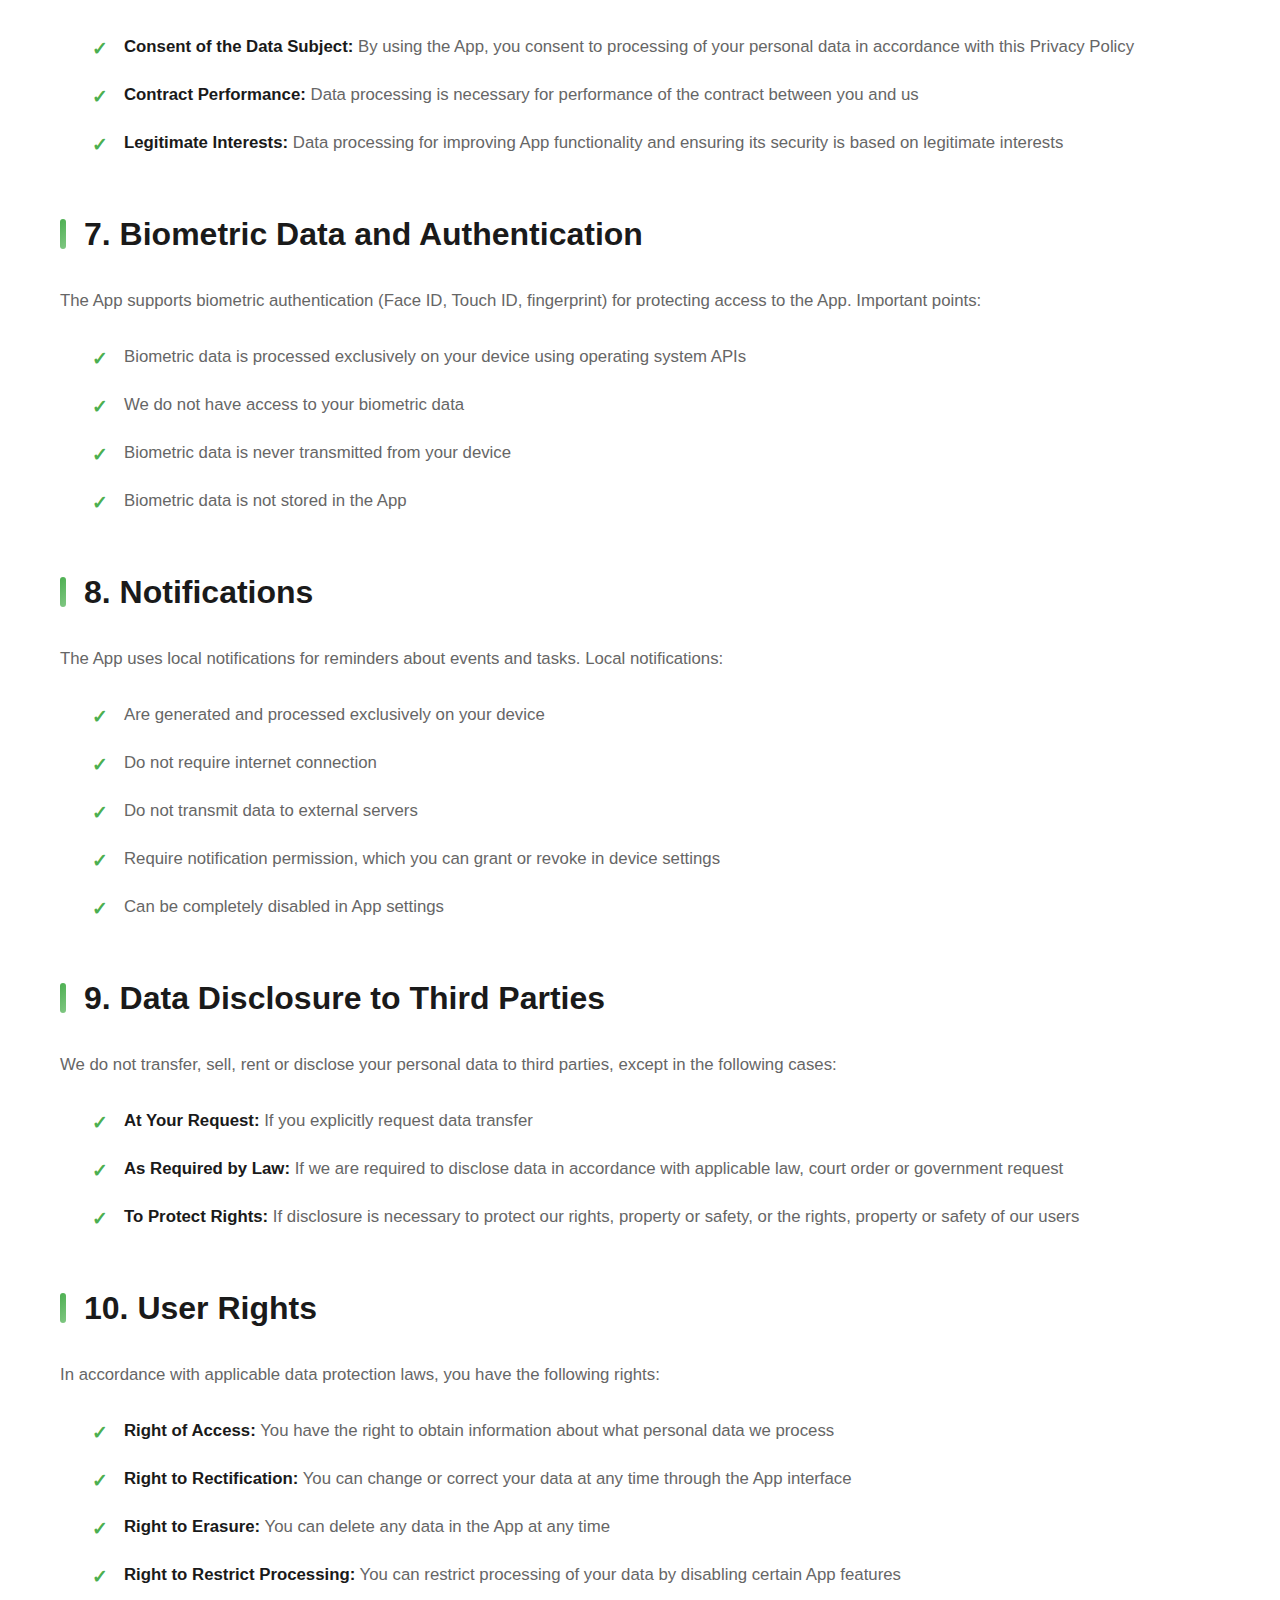
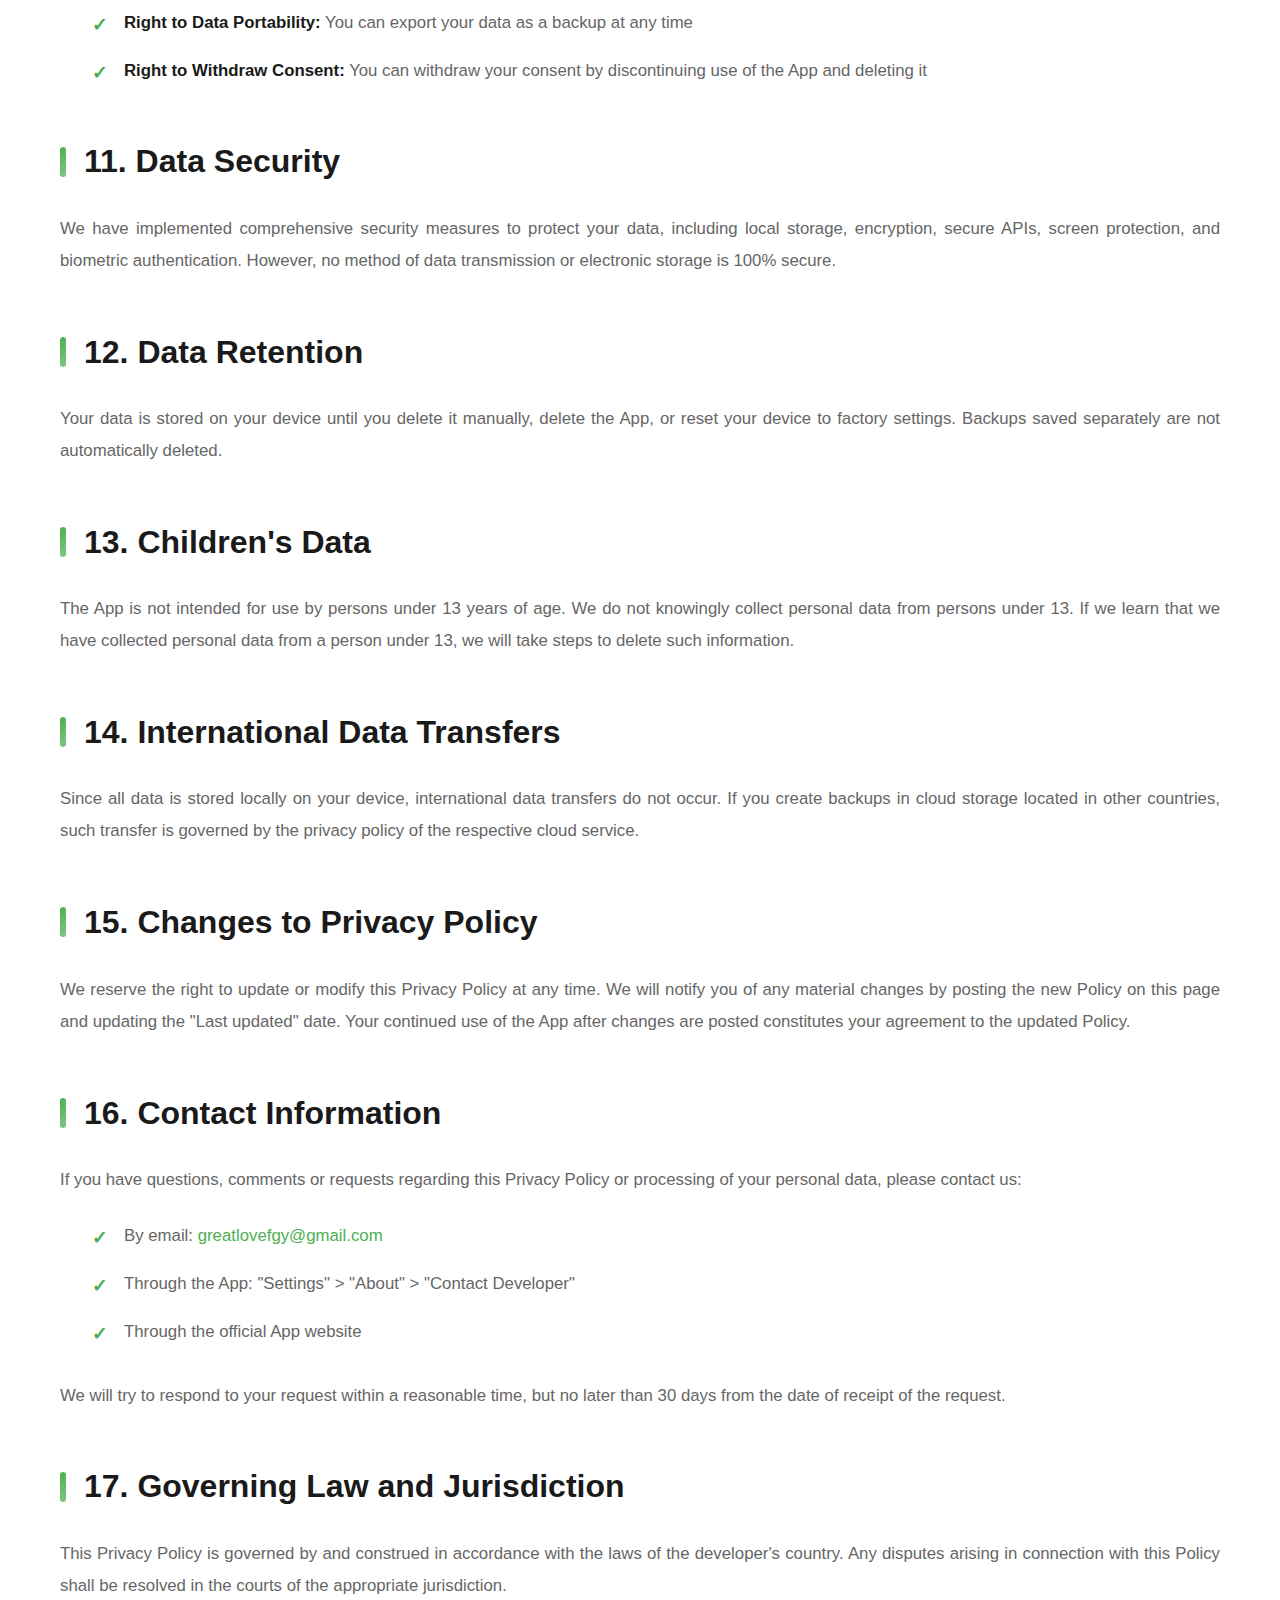
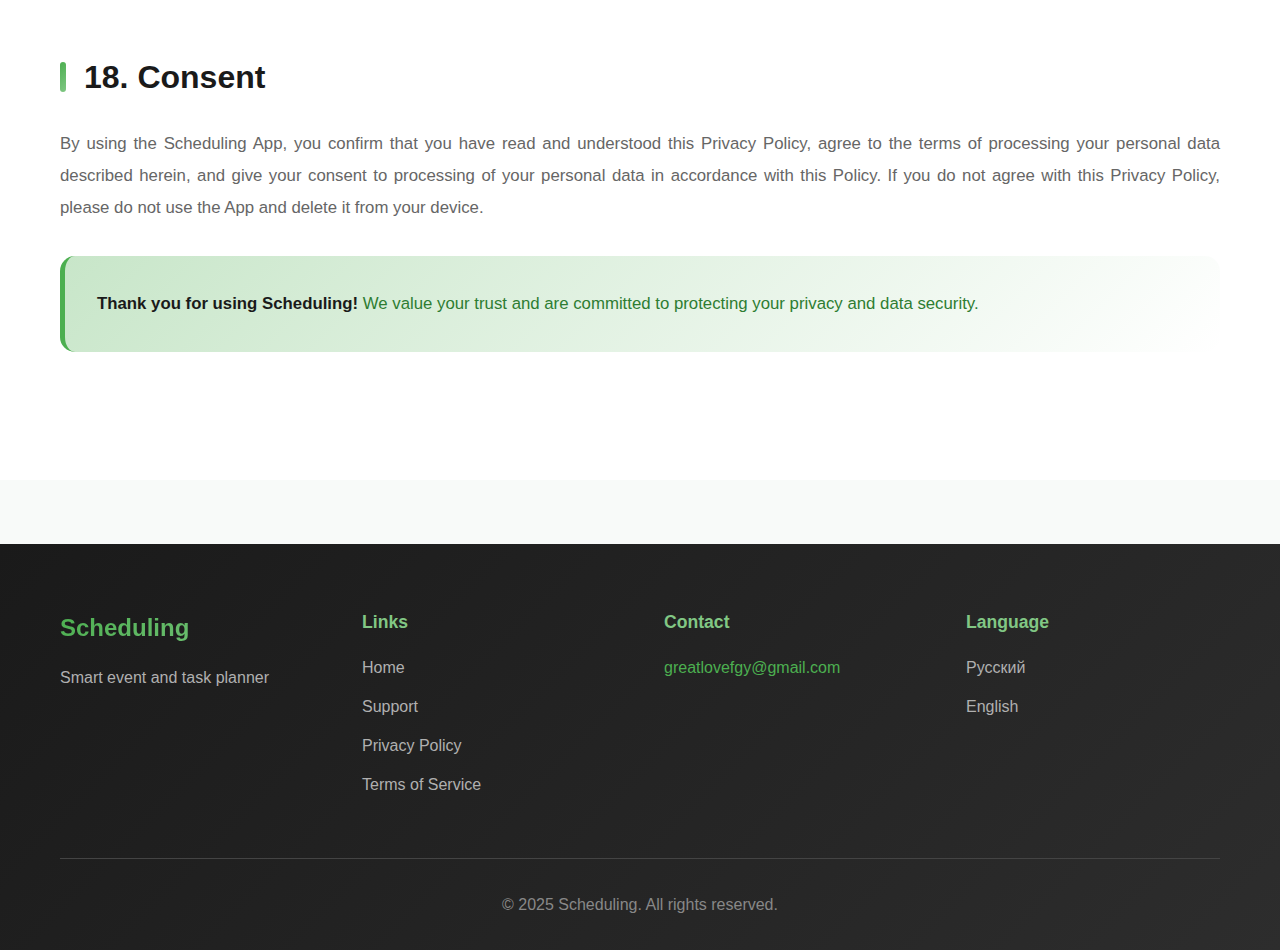
<file: privacy-policy-en.html>
<!DOCTYPE html>
<html lang="en">
<head>
    <meta charset="UTF-8">
    <meta name="viewport" content="width=device-width, initial-scale=1.0">
    <title>Privacy Policy - Scheduling</title>
    <link rel="stylesheet" href="style.css">
</head>
<body>
    <header>
        <nav>
            <div class="container">
                <div class="nav-brand">
                    <h1>Scheduling</h1>
                </div>
                <div class="nav-links">
                    <a href="index-en.html">Home</a>
                    <a href="support-en.html">Support</a>
                    <a href="privacy-policy-en.html" class="active">Privacy Policy</a>
                    <a href="terms-of-service-en.html">Terms of Service</a>
                    <a href="privacy-policy.html" class="lang-switch">RU</a>
                </div>
            </div>
        </nav>
    </header>

    <main>
        <section class="content-page">
            <div class="container">
                <h1>Privacy Policy</h1>
                <p class="last-updated">Last updated: November 15, 2025</p>

                <div class="content-highlight">
                    <p><strong>Important Information:</strong> This Privacy Policy describes how the Scheduling application processes, stores and protects your personal information. We take the protection of your privacy seriously and are committed to ensuring maximum security of your data.</p>
                </div>

                <h2>1. Introduction and Scope</h2>
                <p>This Privacy Policy ("Policy") governs the collection, use, storage, protection and disclosure of personal data of users of the Scheduling mobile application ("App", "Service"), developed and distributed by us ("Developer", "we", "us", "our").</p>
                <p>By using the App, you agree to the terms of this Privacy Policy. If you do not agree with any part of this Policy, please discontinue use of the App and delete it from your device.</p>
                <p>This Policy applies to all users of the App regardless of platform (iOS, Android, macOS, Windows, Linux) and method of obtaining the App (through official app stores or otherwise).</p>

                <h2>2. Definitions</h2>
                <p>The following definitions are used in this Policy:</p>
                <ul>
                    <li><strong>Personal Data</strong> - any information relating to an identified or identifiable natural person (data subject).</li>
                    <li><strong>Processing of Personal Data</strong> - any operation or set of operations performed on personal data, including collection, recording, organization, structuring, storage, adaptation, alteration, retrieval, consultation, use, disclosure, alignment, combination, restriction, erasure or destruction.</li>
                    <li><strong>Local Storage</strong> - storage of data exclusively on the user's device without transmission to external servers.</li>
                    <li><strong>Biometric Data</strong> - physiological or behavioral characteristics of a person used for identification.</li>
                    <li><strong>Backup</strong> - a copy of user data created for recovery purposes in case of loss or damage to original data.</li>
                </ul>

                <h2>3. Data Collection and Types of Data Collected</h2>
                <h3>3.1. Data Collected by the App</h3>
                <p>The Scheduling application collects and processes the following categories of data:</p>
                
                <h3>3.1.1. User Event and Task Data</h3>
                <p>The App collects and stores information you create when using the App, including:</p>
                <ul>
                    <li>Event titles, descriptions, dates and times</li>
                    <li>Recurring event information and repeat settings</li>
                    <li>Task titles, descriptions, due dates, priorities and categories</li>
                    <li>Task completion status (active, completed)</li>
                    <li>Color coding for events and tasks</li>
                    <li>Additional metadata associated with events and tasks</li>
                </ul>

                <h3>3.1.2. App Settings and Preferences</h3>
                <p>The App saves your settings and preferences, including:</p>
                <ul>
                    <li>Selected theme and color scheme</li>
                    <li>Notification settings (enabled/disabled, reminder times, quiet hours)</li>
                    <li>Interface language settings (Russian/English)</li>
                    <li>Time format settings (12-hour/24-hour)</li>
                    <li>Calendar settings (display, grouping, filters)</li>
                    <li>Task settings (sorting, grouping, display)</li>
                    <li>Security settings (password, biometric authentication, screen protection)</li>
                    <li>Backup settings (frequency, backup type)</li>
                    <li>Other user interface settings</li>
                </ul>

                <h3>3.1.3. App Usage Statistics</h3>
                <p>The App collects anonymous usage statistics to improve functionality, including:</p>
                <ul>
                    <li>Number of events and tasks created</li>
                    <li>Number of completed tasks</li>
                    <li>Number of app usage sessions</li>
                    <li>Total time spent in the app</li>
                    <li>Number of days the app was used</li>
                    <li>Date of first and last app launch</li>
                </ul>
                <p>This statistics is collected solely for internal use and does not contain information that can identify you as an individual.</p>

                <h3>3.2. Data We Do NOT Collect</h3>
                <p>It is important to note that the App does NOT collect, store or transmit the following types of data:</p>
                <ul>
                    <li>Name, surname, email address or other user identification data</li>
                    <li>Phone numbers, addresses or other contact information</li>
                    <li>Financial information, credit card data or payment information</li>
                    <li>Device location (geolocation data)</li>
                    <li>Information about other apps on your device</li>
                    <li>Data from other apps or services</li>
                    <li>Information from your contacts or address book</li>
                    <li>Social media data</li>
                    <li>Device information, except minimally necessary for App operation</li>
                </ul>

                <h2>4. Data Storage Methods and Location</h2>
                <h3>4.1. Local Storage</h3>
                <p>All data collected by the App is stored exclusively locally on your device using built-in operating system storage mechanisms (Hive for Flutter applications). Data is not transmitted to external servers, not synchronized with cloud services without your explicit consent, and is not accessible to us or third parties.</p>

                <h3>4.2. Backups</h3>
                <p>Data backups are created at your request and saved to your chosen location. We do not have access to your backups, regardless of where they are stored.</p>

                <h3>4.3. Data Encryption</h3>
                <p>To ensure data security, the App uses the following protection methods:</p>
                <ul>
                    <li>Encryption of app passwords using cryptographic algorithms</li>
                    <li>Encryption of secure backups using AES encryption</li>
                    <li>Secure storage of biometric data through operating system APIs</li>
                    <li>Protection of data from unauthorized access through operating system security mechanisms</li>
                </ul>

                <h2>5. Purposes of Personal Data Processing</h2>
                <p>We process your personal data solely for the following purposes:</p>
                <ul>
                    <li><strong>Providing App Functionality:</strong> Processing data necessary for core App functions</li>
                    <li><strong>Sending Notifications:</strong> Using data to send local notifications about upcoming events and tasks</li>
                    <li><strong>Interface Personalization:</strong> Applying your settings to personalize the App appearance and behavior</li>
                    <li><strong>Creating and Restoring Backups:</strong> Processing data to create backups and restore data from backups</li>
                    <li><strong>Improving Functionality:</strong> Using anonymous statistics to analyze App usage and improve functionality</li>
                    <li><strong>Ensuring Security:</strong> Using data to ensure App security, including password verification and biometric authentication</li>
                </ul>

                <h2>6. Legal Basis for Data Processing</h2>
                <p>Processing of your personal data is based on the following legal grounds:</p>
                <ul>
                    <li><strong>Consent of the Data Subject:</strong> By using the App, you consent to processing of your personal data in accordance with this Privacy Policy</li>
                    <li><strong>Contract Performance:</strong> Data processing is necessary for performance of the contract between you and us</li>
                    <li><strong>Legitimate Interests:</strong> Data processing for improving App functionality and ensuring its security is based on legitimate interests</li>
                </ul>

                <h2>7. Biometric Data and Authentication</h2>
                <p>The App supports biometric authentication (Face ID, Touch ID, fingerprint) for protecting access to the App. Important points:</p>
                <ul>
                    <li>Biometric data is processed exclusively on your device using operating system APIs</li>
                    <li>We do not have access to your biometric data</li>
                    <li>Biometric data is never transmitted from your device</li>
                    <li>Biometric data is not stored in the App</li>
                </ul>

                <h2>8. Notifications</h2>
                <p>The App uses local notifications for reminders about events and tasks. Local notifications:</p>
                <ul>
                    <li>Are generated and processed exclusively on your device</li>
                    <li>Do not require internet connection</li>
                    <li>Do not transmit data to external servers</li>
                    <li>Require notification permission, which you can grant or revoke in device settings</li>
                    <li>Can be completely disabled in App settings</li>
                </ul>

                <h2>9. Data Disclosure to Third Parties</h2>
                <p>We do not transfer, sell, rent or disclose your personal data to third parties, except in the following cases:</p>
                <ul>
                    <li><strong>At Your Request:</strong> If you explicitly request data transfer</li>
                    <li><strong>As Required by Law:</strong> If we are required to disclose data in accordance with applicable law, court order or government request</li>
                    <li><strong>To Protect Rights:</strong> If disclosure is necessary to protect our rights, property or safety, or the rights, property or safety of our users</li>
                </ul>

                <h2>10. User Rights</h2>
                <p>In accordance with applicable data protection laws, you have the following rights:</p>
                <ul>
                    <li><strong>Right of Access:</strong> You have the right to obtain information about what personal data we process</li>
                    <li><strong>Right to Rectification:</strong> You can change or correct your data at any time through the App interface</li>
                    <li><strong>Right to Erasure:</strong> You can delete any data in the App at any time</li>
                    <li><strong>Right to Restrict Processing:</strong> You can restrict processing of your data by disabling certain App features</li>
                    <li><strong>Right to Data Portability:</strong> You can export your data as a backup at any time</li>
                    <li><strong>Right to Withdraw Consent:</strong> You can withdraw your consent by discontinuing use of the App and deleting it</li>
                </ul>

                <h2>11. Data Security</h2>
                <p>We have implemented comprehensive security measures to protect your data, including local storage, encryption, secure APIs, screen protection, and biometric authentication. However, no method of data transmission or electronic storage is 100% secure.</p>

                <h2>12. Data Retention</h2>
                <p>Your data is stored on your device until you delete it manually, delete the App, or reset your device to factory settings. Backups saved separately are not automatically deleted.</p>

                <h2>13. Children's Data</h2>
                <p>The App is not intended for use by persons under 13 years of age. We do not knowingly collect personal data from persons under 13. If we learn that we have collected personal data from a person under 13, we will take steps to delete such information.</p>

                <h2>14. International Data Transfers</h2>
                <p>Since all data is stored locally on your device, international data transfers do not occur. If you create backups in cloud storage located in other countries, such transfer is governed by the privacy policy of the respective cloud service.</p>

                <h2>15. Changes to Privacy Policy</h2>
                <p>We reserve the right to update or modify this Privacy Policy at any time. We will notify you of any material changes by posting the new Policy on this page and updating the "Last updated" date. Your continued use of the App after changes are posted constitutes your agreement to the updated Policy.</p>

                <h2>16. Contact Information</h2>
                <p>If you have questions, comments or requests regarding this Privacy Policy or processing of your personal data, please contact us:</p>
                <ul>
                    <li>By email: <a href="mailto:greatlovefgy@gmail.com">greatlovefgy@gmail.com</a></li>
                    <li>Through the App: "Settings" > "About" > "Contact Developer"</li>
                    <li>Through the official App website</li>
                </ul>
                <p>We will try to respond to your request within a reasonable time, but no later than 30 days from the date of receipt of the request.</p>

                <h2>17. Governing Law and Jurisdiction</h2>
                <p>This Privacy Policy is governed by and construed in accordance with the laws of the developer's country. Any disputes arising in connection with this Policy shall be resolved in the courts of the appropriate jurisdiction.</p>

                <h2>18. Consent</h2>
                <p>By using the Scheduling App, you confirm that you have read and understood this Privacy Policy, agree to the terms of processing your personal data described herein, and give your consent to processing of your personal data in accordance with this Policy. If you do not agree with this Privacy Policy, please do not use the App and delete it from your device.</p>

                <div class="content-highlight">
                    <p><strong>Thank you for using Scheduling!</strong> We value your trust and are committed to protecting your privacy and data security.</p>
                </div>
            </div>
        </section>
    </main>

    <footer>
        <div class="container">
            <div class="footer-content">
                <div class="footer-section">
                    <h3>Scheduling</h3>
                    <p>Smart event and task planner</p>
                </div>
                <div class="footer-section">
                    <h4>Links</h4>
                    <ul>
                        <li><a href="index-en.html">Home</a></li>
                        <li><a href="support-en.html">Support</a></li>
                        <li><a href="privacy-policy-en.html">Privacy Policy</a></li>
                        <li><a href="terms-of-service-en.html">Terms of Service</a></li>
                    </ul>
                </div>
                <div class="footer-section">
                    <h4>Contact</h4>
                    <ul>
                        <li><a href="mailto:greatlovefgy@gmail.com">greatlovefgy@gmail.com</a></li>
                    </ul>
                </div>
                <div class="footer-section">
                    <h4>Language</h4>
                    <ul>
                        <li><a href="privacy-policy.html">Русский</a></li>
                        <li><a href="privacy-policy-en.html">English</a></li>
                    </ul>
                </div>
            </div>
            <div class="footer-bottom">
                <p>&copy; 2025 Scheduling. All rights reserved.</p>
            </div>
        </div>
    </footer>
</body>
</html>
</file>
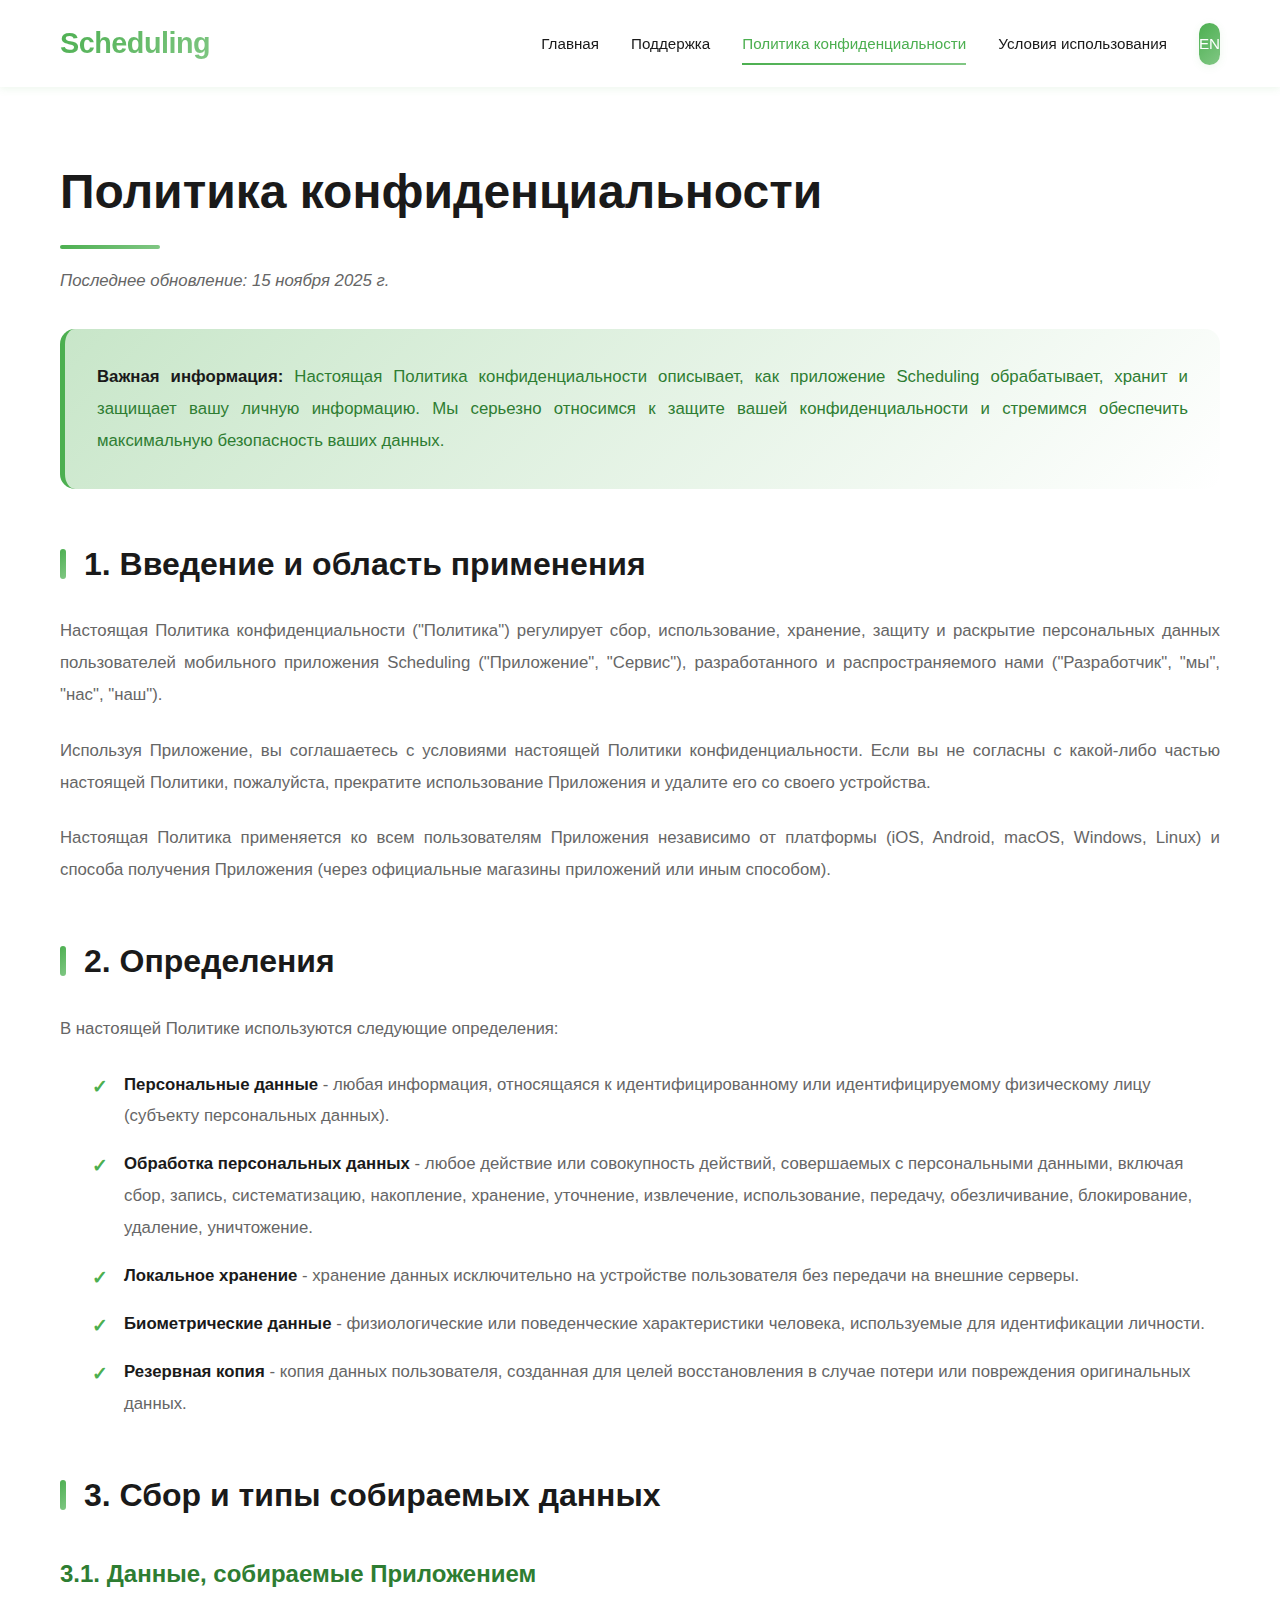
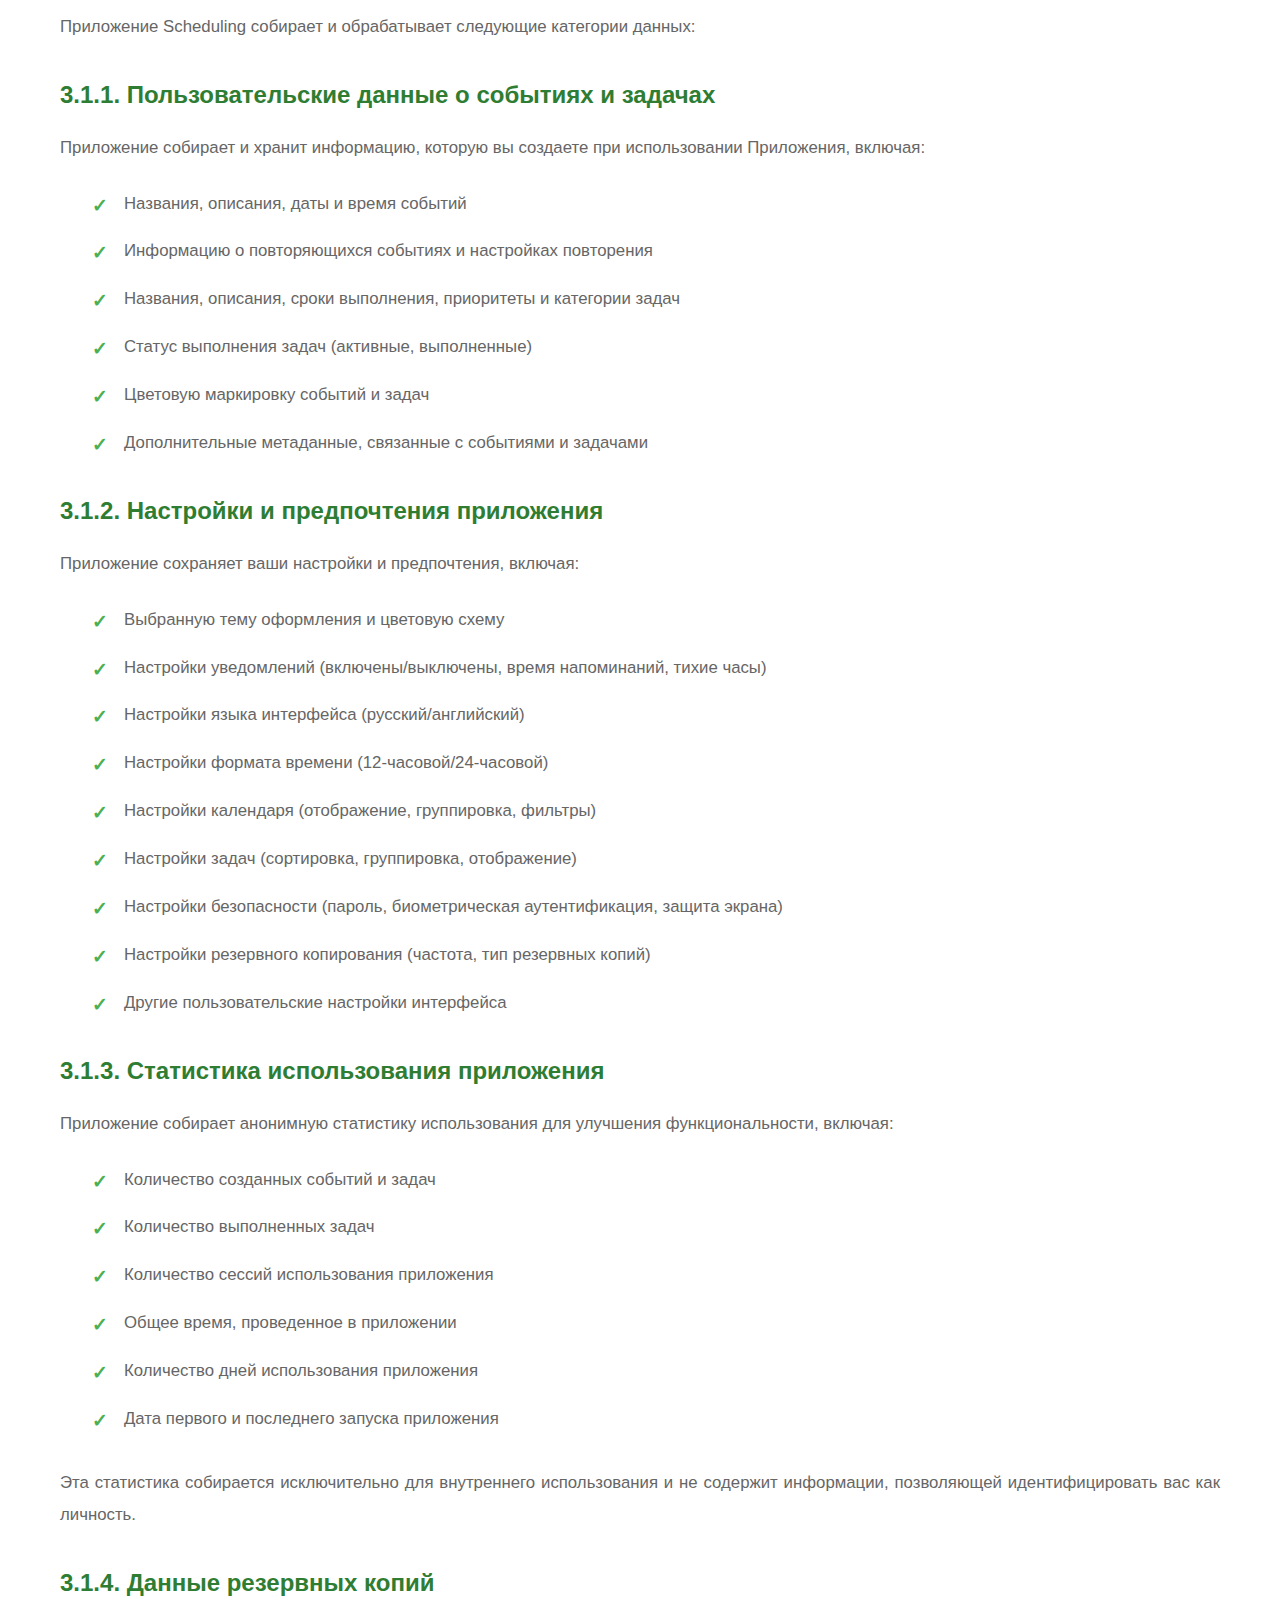
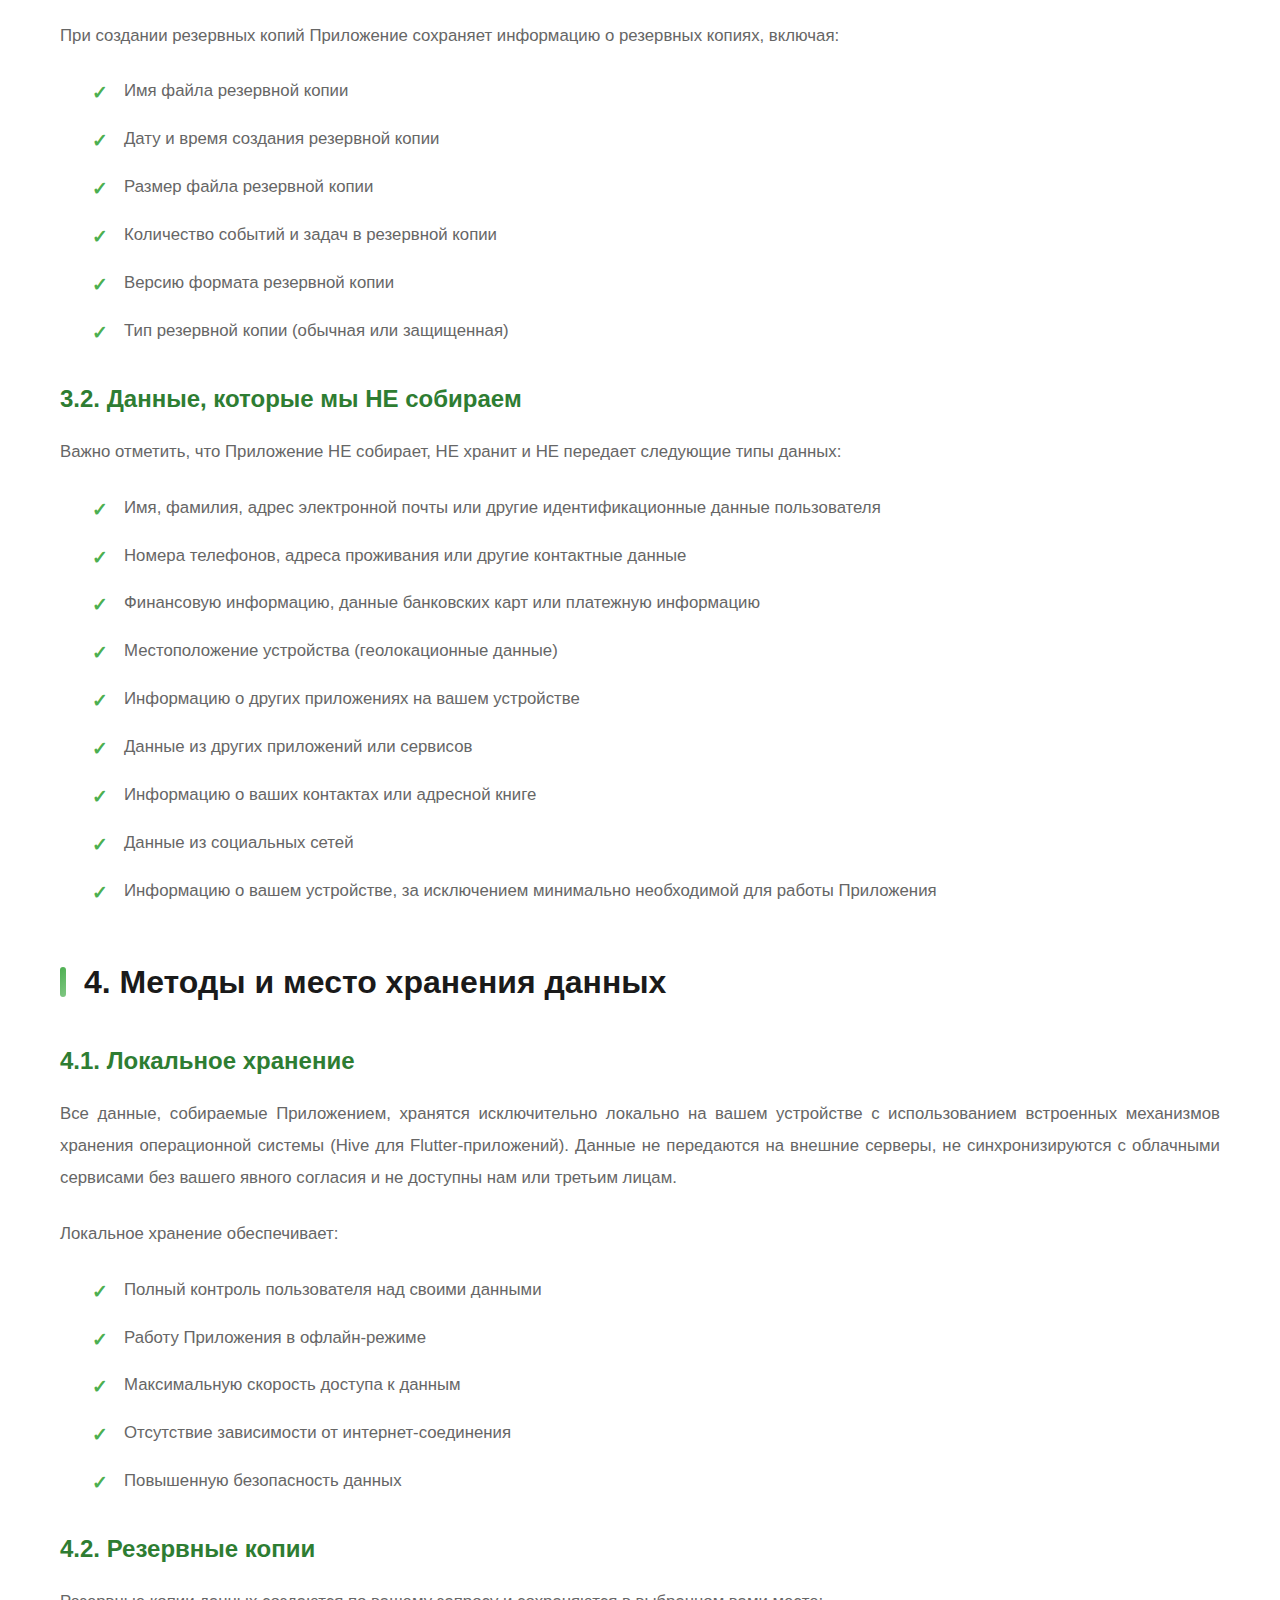
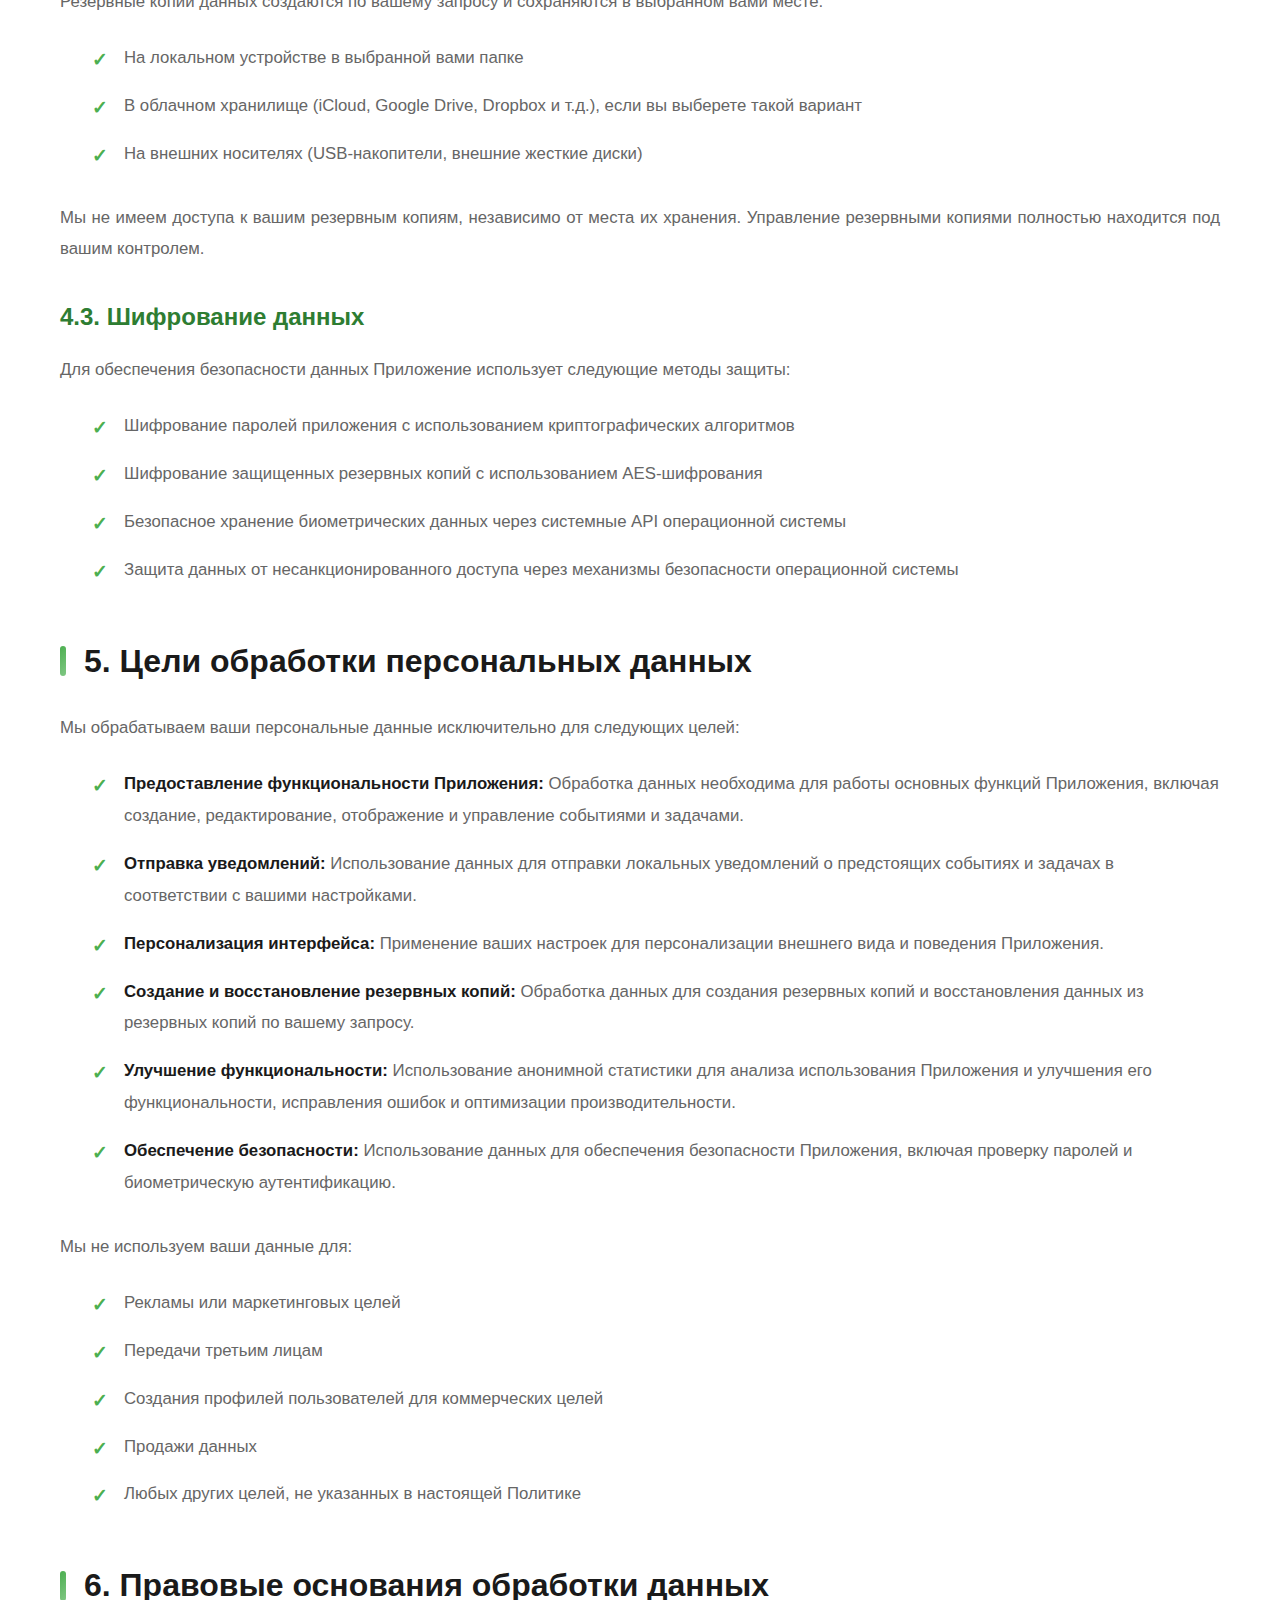
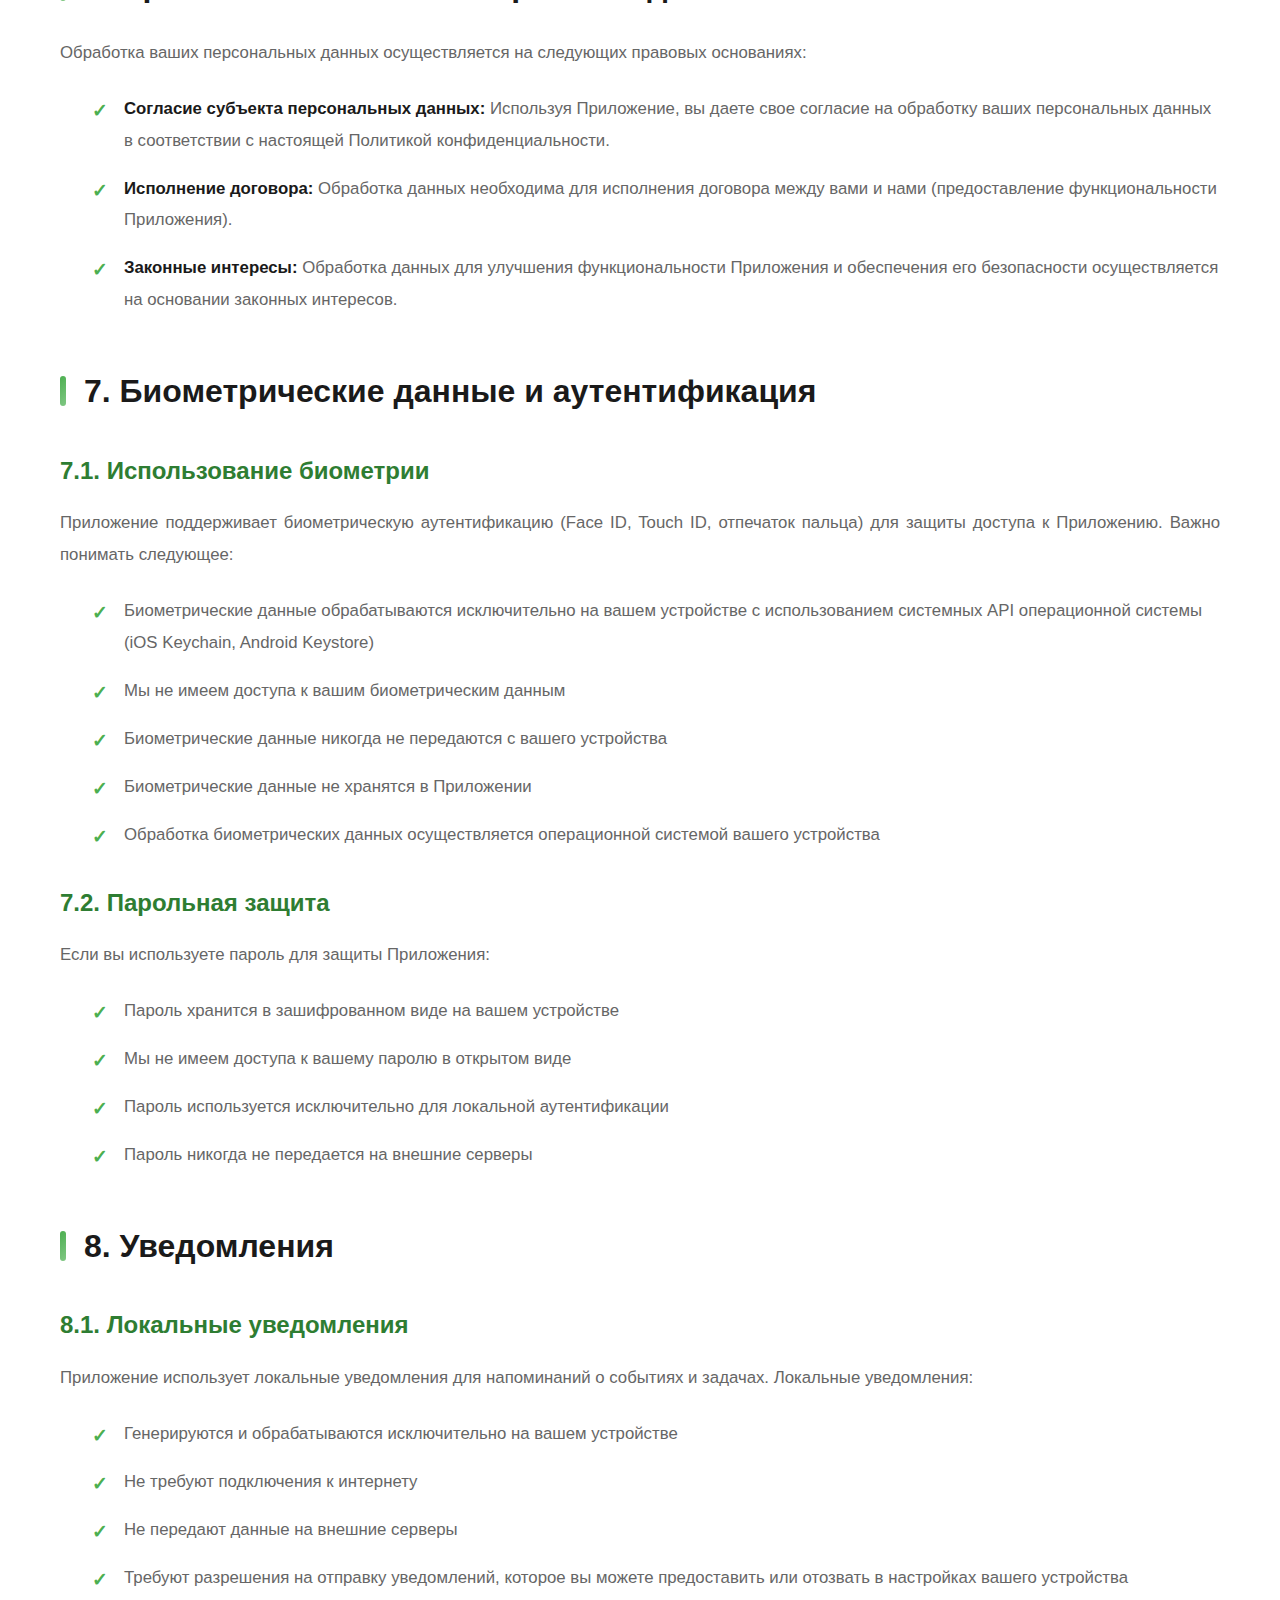
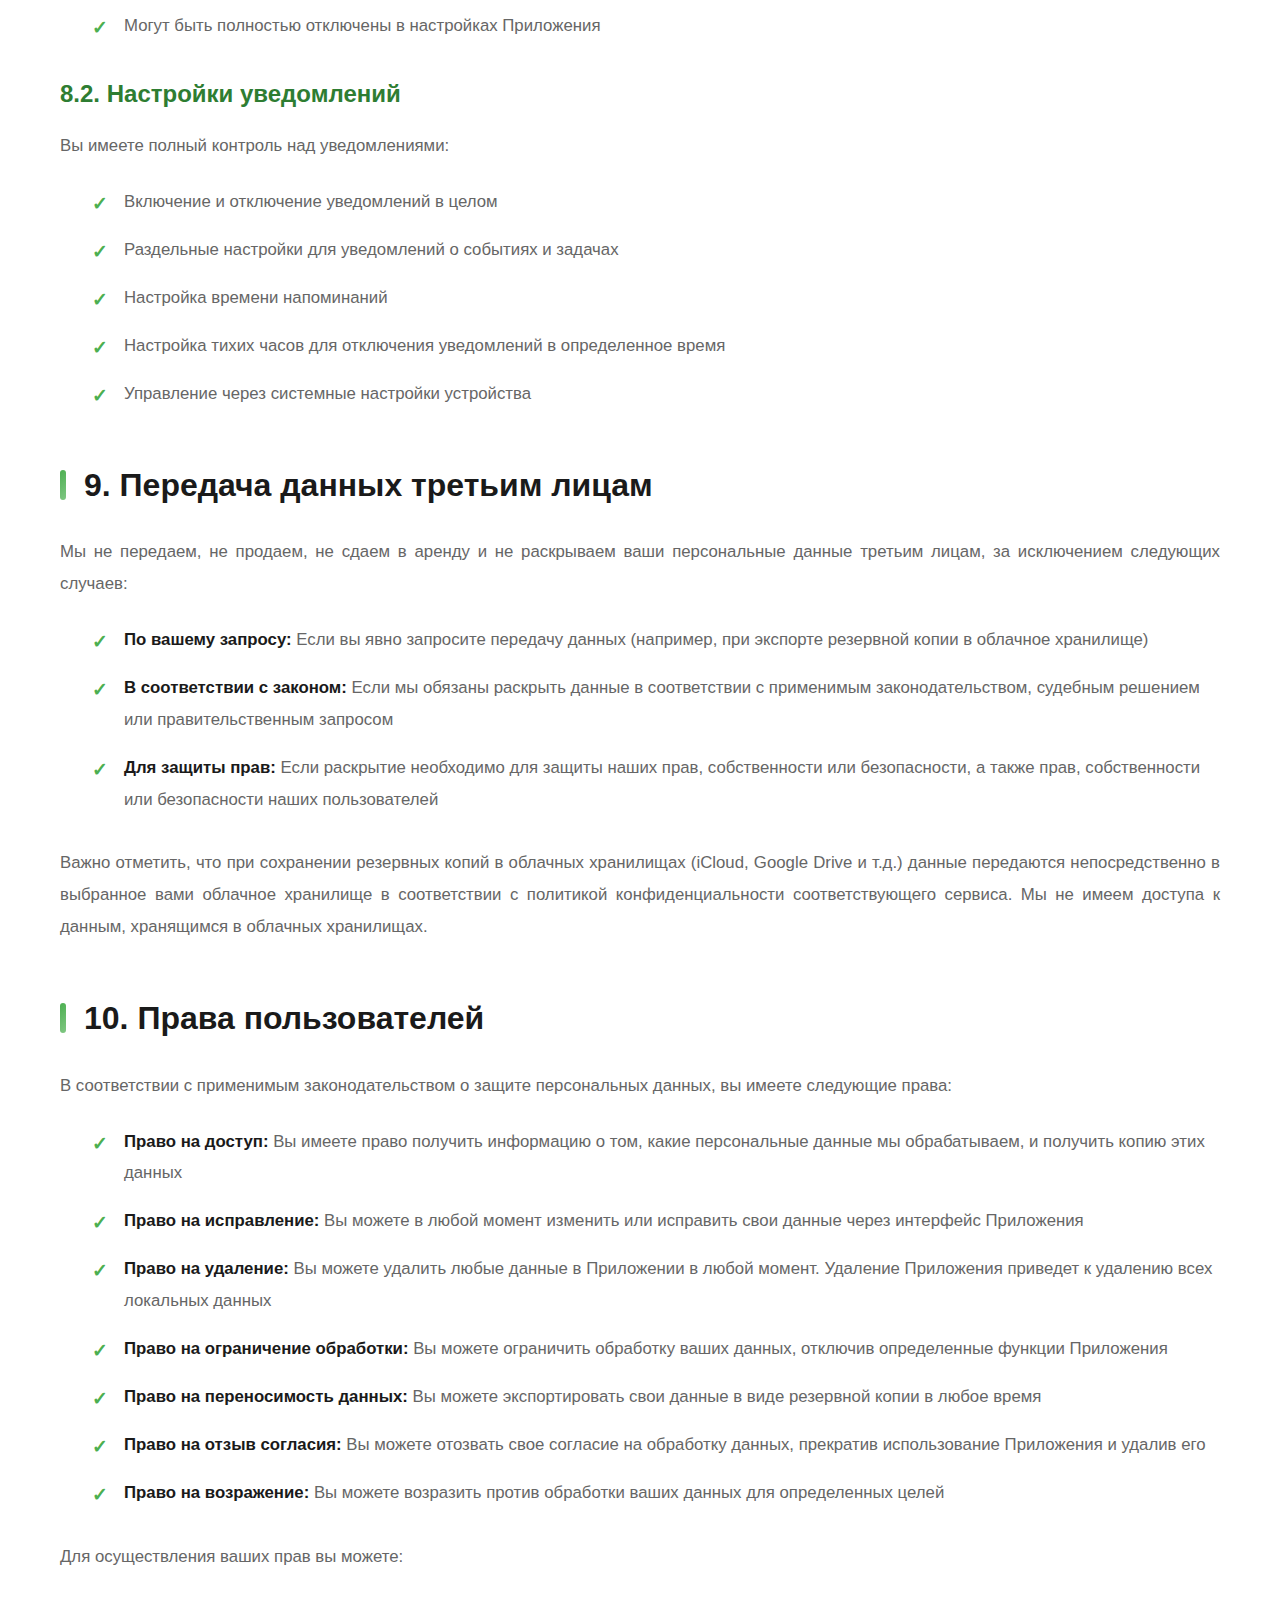
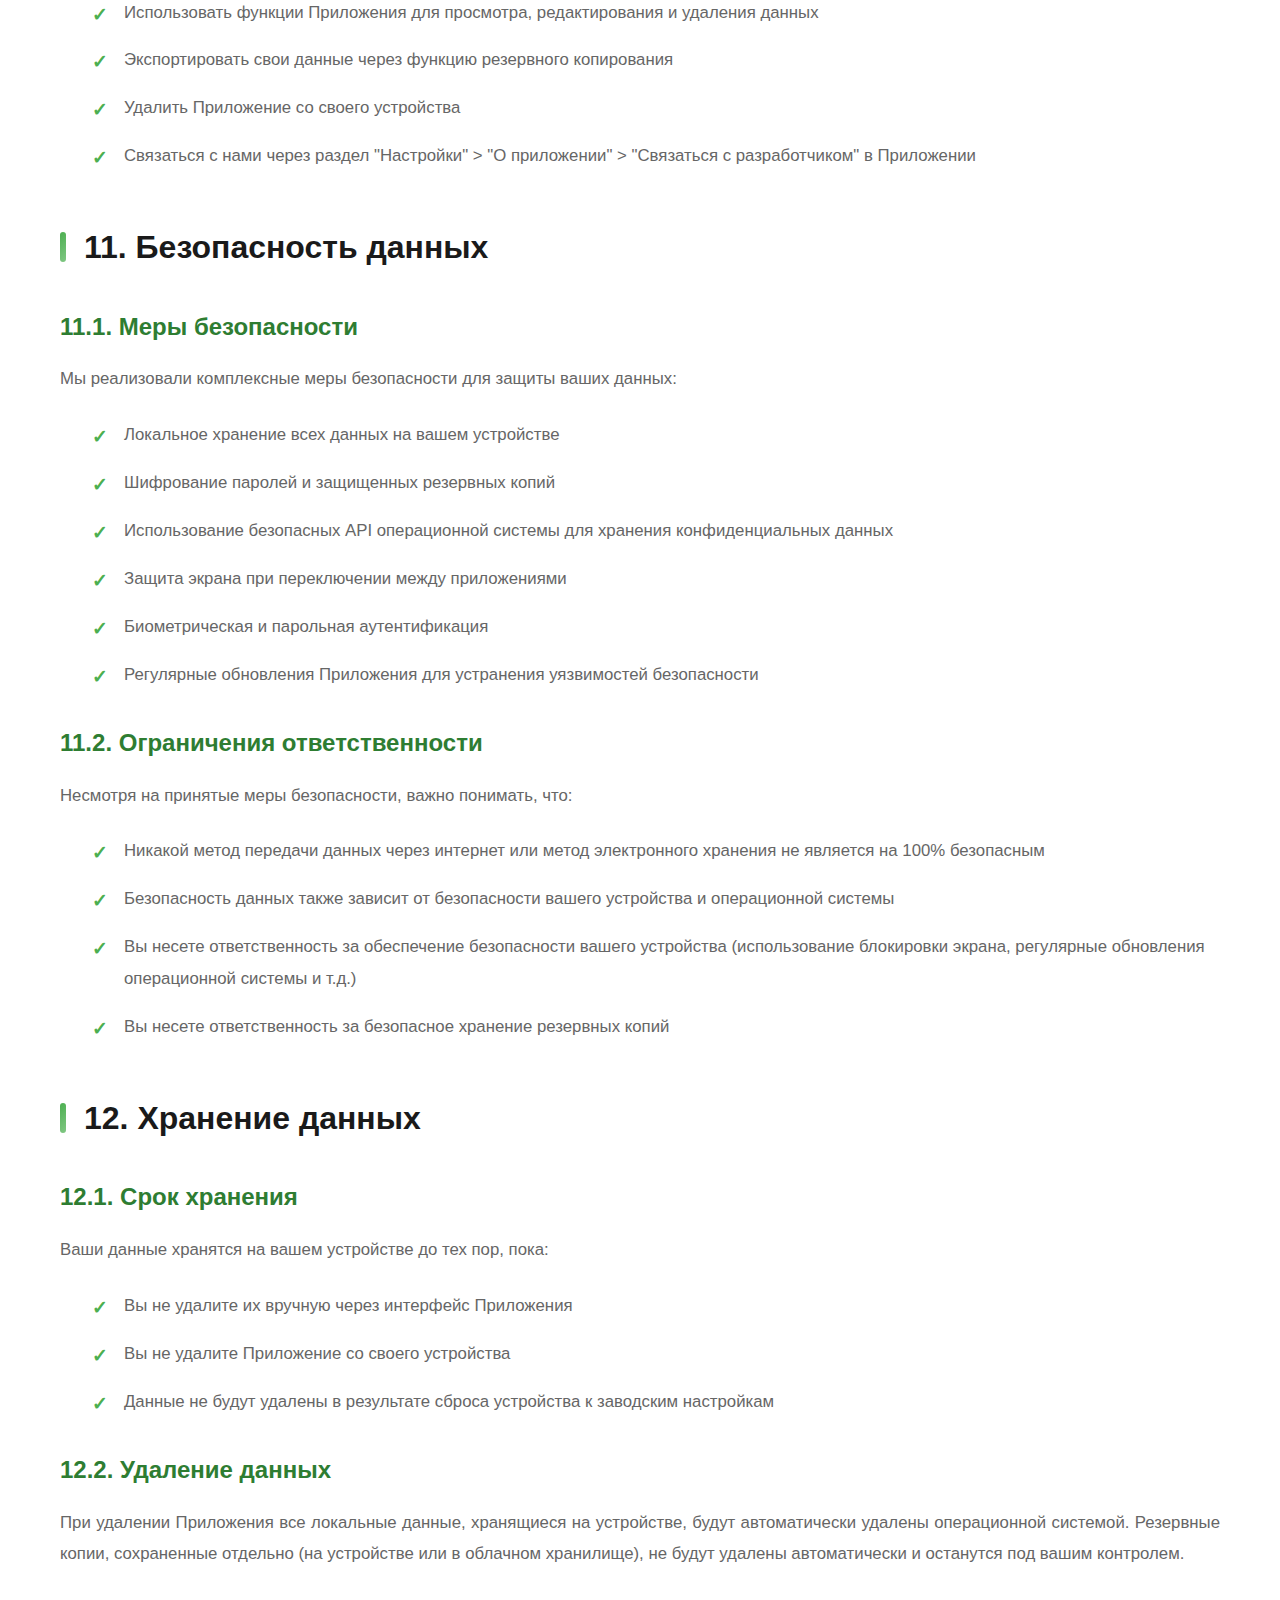
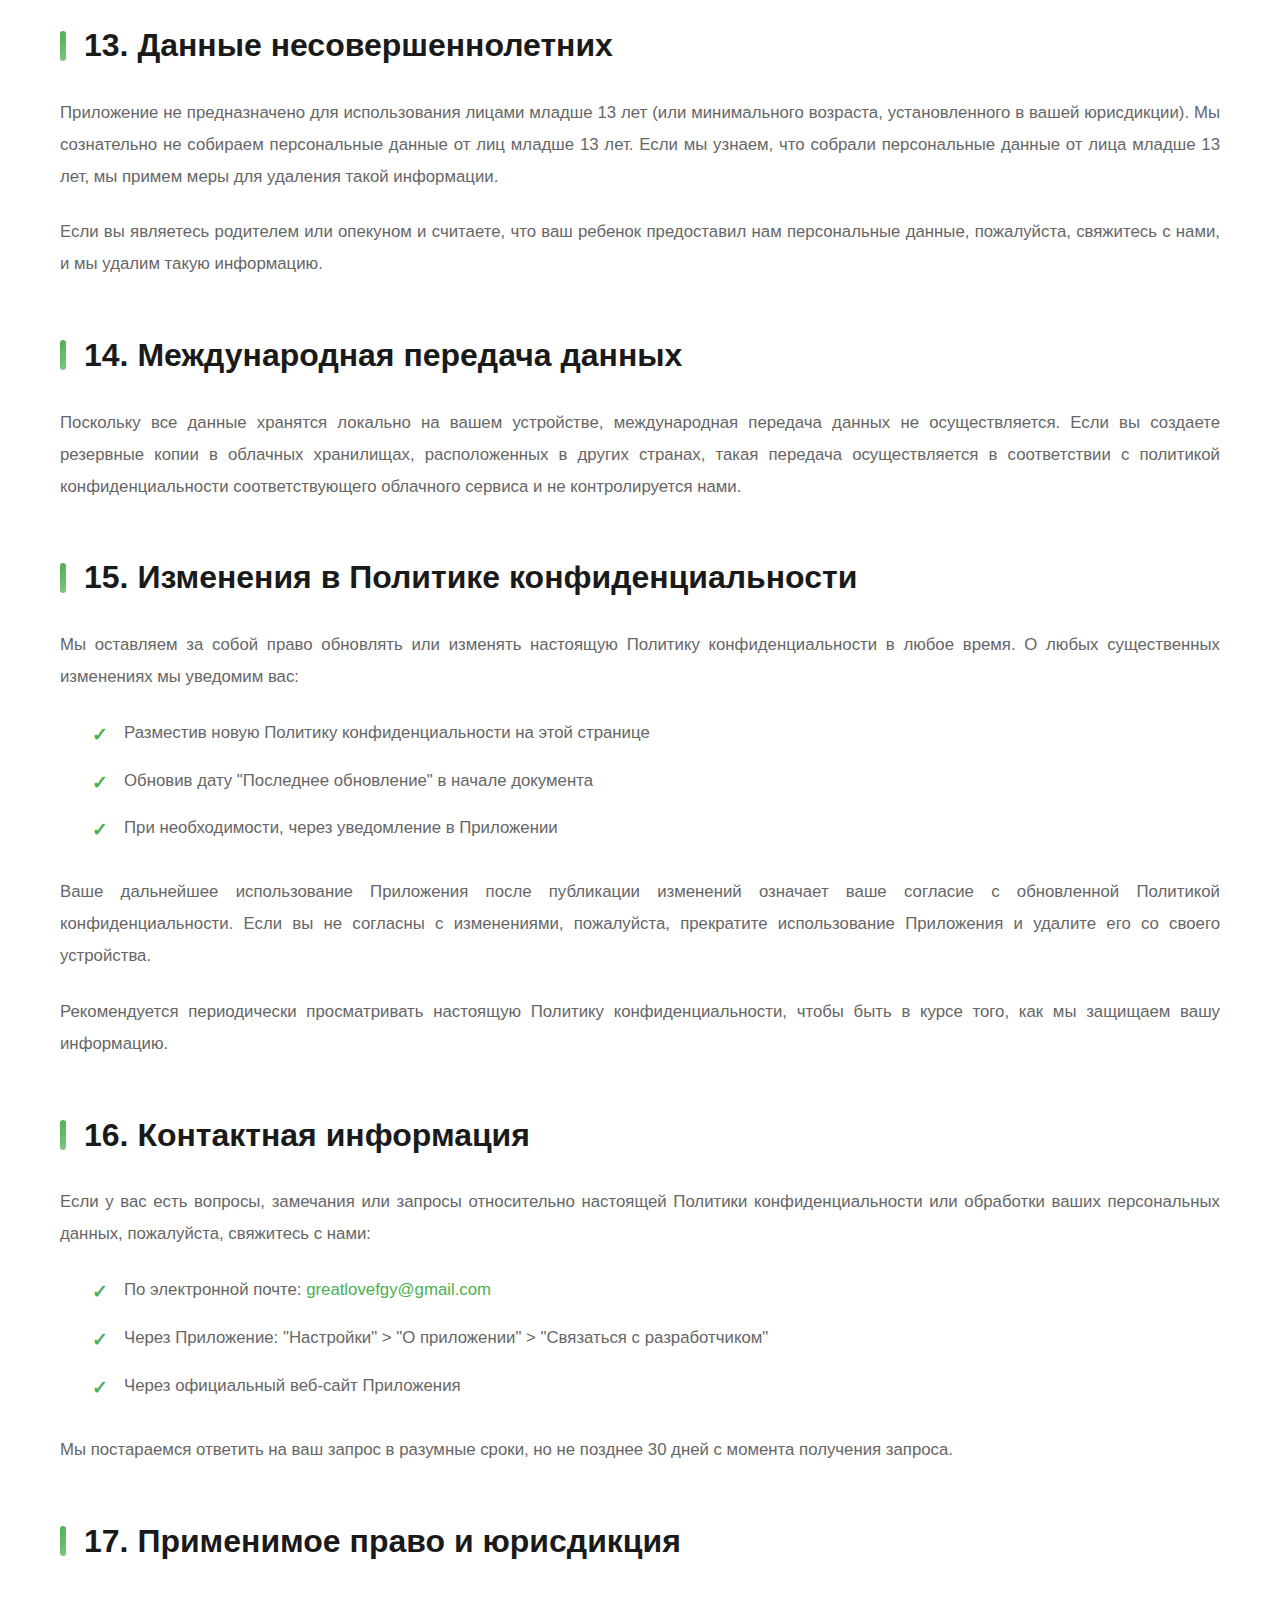
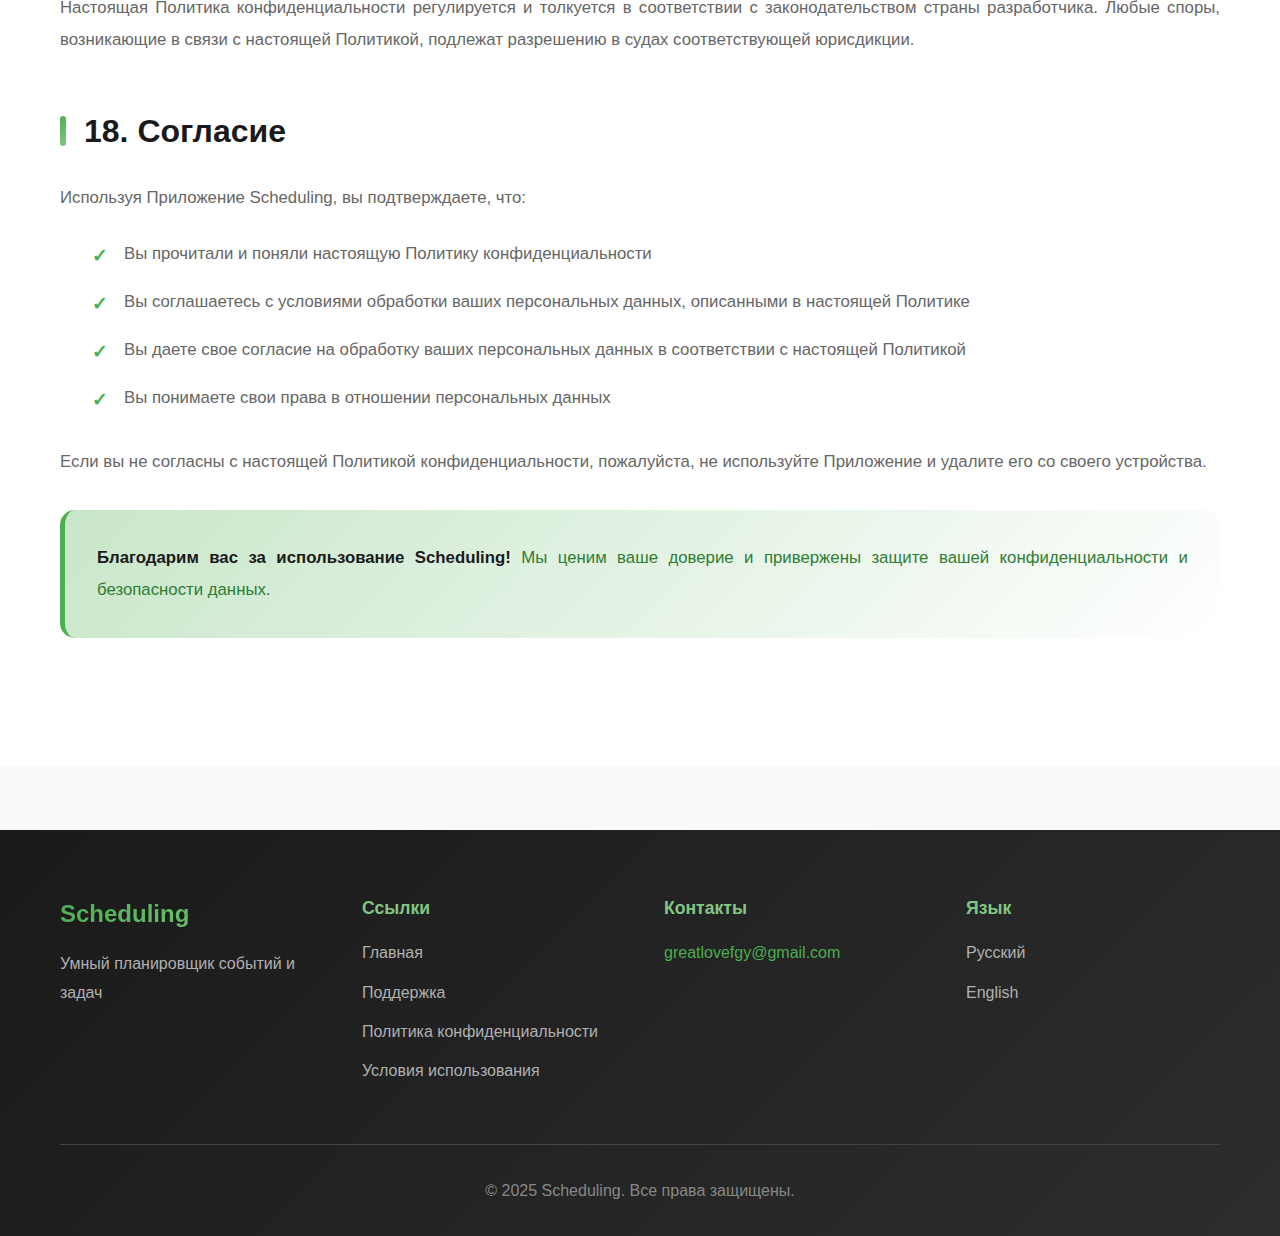
<file: privacy-policy.html>
<!DOCTYPE html>
<html lang="ru">
<head>
    <meta charset="UTF-8">
    <meta name="viewport" content="width=device-width, initial-scale=1.0">
    <title>Политика конфиденциальности - Scheduling</title>
    <link rel="stylesheet" href="style.css">
</head>
<body>
    <header>
        <nav>
            <div class="container">
                <div class="nav-brand">
                    <h1>Scheduling</h1>
                </div>
                <div class="nav-links">
                    <a href="index.html">Главная</a>
                    <a href="support.html">Поддержка</a>
                    <a href="privacy-policy.html" class="active">Политика конфиденциальности</a>
                    <a href="terms-of-service.html">Условия использования</a>
                    <a href="privacy-policy-en.html" class="lang-switch">EN</a>
                </div>
            </div>
        </nav>
    </header>

    <main>
        <section class="content-page">
            <div class="container">
                <h1>Политика конфиденциальности</h1>
                <p class="last-updated">Последнее обновление: 15 ноября 2025 г.</p>

                <div class="content-highlight">
                    <p><strong>Важная информация:</strong> Настоящая Политика конфиденциальности описывает, как приложение Scheduling обрабатывает, хранит и защищает вашу личную информацию. Мы серьезно относимся к защите вашей конфиденциальности и стремимся обеспечить максимальную безопасность ваших данных.</p>
                </div>

                <h2>1. Введение и область применения</h2>
                <p>Настоящая Политика конфиденциальности ("Политика") регулирует сбор, использование, хранение, защиту и раскрытие персональных данных пользователей мобильного приложения Scheduling ("Приложение", "Сервис"), разработанного и распространяемого нами ("Разработчик", "мы", "нас", "наш").</p>
                <p>Используя Приложение, вы соглашаетесь с условиями настоящей Политики конфиденциальности. Если вы не согласны с какой-либо частью настоящей Политики, пожалуйста, прекратите использование Приложения и удалите его со своего устройства.</p>
                <p>Настоящая Политика применяется ко всем пользователям Приложения независимо от платформы (iOS, Android, macOS, Windows, Linux) и способа получения Приложения (через официальные магазины приложений или иным способом).</p>

                <h2>2. Определения</h2>
                <p>В настоящей Политике используются следующие определения:</p>
                <ul>
                    <li><strong>Персональные данные</strong> - любая информация, относящаяся к идентифицированному или идентифицируемому физическому лицу (субъекту персональных данных).</li>
                    <li><strong>Обработка персональных данных</strong> - любое действие или совокупность действий, совершаемых с персональными данными, включая сбор, запись, систематизацию, накопление, хранение, уточнение, извлечение, использование, передачу, обезличивание, блокирование, удаление, уничтожение.</li>
                    <li><strong>Локальное хранение</strong> - хранение данных исключительно на устройстве пользователя без передачи на внешние серверы.</li>
                    <li><strong>Биометрические данные</strong> - физиологические или поведенческие характеристики человека, используемые для идентификации личности.</li>
                    <li><strong>Резервная копия</strong> - копия данных пользователя, созданная для целей восстановления в случае потери или повреждения оригинальных данных.</li>
                </ul>

                <h2>3. Сбор и типы собираемых данных</h2>
                <h3>3.1. Данные, собираемые Приложением</h3>
                <p>Приложение Scheduling собирает и обрабатывает следующие категории данных:</p>
                
                <h3>3.1.1. Пользовательские данные о событиях и задачах</h3>
                <p>Приложение собирает и хранит информацию, которую вы создаете при использовании Приложения, включая:</p>
                <ul>
                    <li>Названия, описания, даты и время событий</li>
                    <li>Информацию о повторяющихся событиях и настройках повторения</li>
                    <li>Названия, описания, сроки выполнения, приоритеты и категории задач</li>
                    <li>Статус выполнения задач (активные, выполненные)</li>
                    <li>Цветовую маркировку событий и задач</li>
                    <li>Дополнительные метаданные, связанные с событиями и задачами</li>
                </ul>

                <h3>3.1.2. Настройки и предпочтения приложения</h3>
                <p>Приложение сохраняет ваши настройки и предпочтения, включая:</p>
                <ul>
                    <li>Выбранную тему оформления и цветовую схему</li>
                    <li>Настройки уведомлений (включены/выключены, время напоминаний, тихие часы)</li>
                    <li>Настройки языка интерфейса (русский/английский)</li>
                    <li>Настройки формата времени (12-часовой/24-часовой)</li>
                    <li>Настройки календаря (отображение, группировка, фильтры)</li>
                    <li>Настройки задач (сортировка, группировка, отображение)</li>
                    <li>Настройки безопасности (пароль, биометрическая аутентификация, защита экрана)</li>
                    <li>Настройки резервного копирования (частота, тип резервных копий)</li>
                    <li>Другие пользовательские настройки интерфейса</li>
                </ul>

                <h3>3.1.3. Статистика использования приложения</h3>
                <p>Приложение собирает анонимную статистику использования для улучшения функциональности, включая:</p>
                <ul>
                    <li>Количество созданных событий и задач</li>
                    <li>Количество выполненных задач</li>
                    <li>Количество сессий использования приложения</li>
                    <li>Общее время, проведенное в приложении</li>
                    <li>Количество дней использования приложения</li>
                    <li>Дата первого и последнего запуска приложения</li>
                </ul>
                <p>Эта статистика собирается исключительно для внутреннего использования и не содержит информации, позволяющей идентифицировать вас как личность.</p>

                <h3>3.1.4. Данные резервных копий</h3>
                <p>При создании резервных копий Приложение сохраняет информацию о резервных копиях, включая:</p>
                <ul>
                    <li>Имя файла резервной копии</li>
                    <li>Дату и время создания резервной копии</li>
                    <li>Размер файла резервной копии</li>
                    <li>Количество событий и задач в резервной копии</li>
                    <li>Версию формата резервной копии</li>
                    <li>Тип резервной копии (обычная или защищенная)</li>
                </ul>

                <h3>3.2. Данные, которые мы НЕ собираем</h3>
                <p>Важно отметить, что Приложение НЕ собирает, НЕ хранит и НЕ передает следующие типы данных:</p>
                <ul>
                    <li>Имя, фамилия, адрес электронной почты или другие идентификационные данные пользователя</li>
                    <li>Номера телефонов, адреса проживания или другие контактные данные</li>
                    <li>Финансовую информацию, данные банковских карт или платежную информацию</li>
                    <li>Местоположение устройства (геолокационные данные)</li>
                    <li>Информацию о других приложениях на вашем устройстве</li>
                    <li>Данные из других приложений или сервисов</li>
                    <li>Информацию о ваших контактах или адресной книге</li>
                    <li>Данные из социальных сетей</li>
                    <li>Информацию о вашем устройстве, за исключением минимально необходимой для работы Приложения</li>
                </ul>

                <h2>4. Методы и место хранения данных</h2>
                <h3>4.1. Локальное хранение</h3>
                <p>Все данные, собираемые Приложением, хранятся исключительно локально на вашем устройстве с использованием встроенных механизмов хранения операционной системы (Hive для Flutter-приложений). Данные не передаются на внешние серверы, не синхронизируются с облачными сервисами без вашего явного согласия и не доступны нам или третьим лицам.</p>
                <p>Локальное хранение обеспечивает:</p>
                <ul>
                    <li>Полный контроль пользователя над своими данными</li>
                    <li>Работу Приложения в офлайн-режиме</li>
                    <li>Максимальную скорость доступа к данным</li>
                    <li>Отсутствие зависимости от интернет-соединения</li>
                    <li>Повышенную безопасность данных</li>
                </ul>

                <h3>4.2. Резервные копии</h3>
                <p>Резервные копии данных создаются по вашему запросу и сохраняются в выбранном вами месте:</p>
                <ul>
                    <li>На локальном устройстве в выбранной вами папке</li>
                    <li>В облачном хранилище (iCloud, Google Drive, Dropbox и т.д.), если вы выберете такой вариант</li>
                    <li>На внешних носителях (USB-накопители, внешние жесткие диски)</li>
                </ul>
                <p>Мы не имеем доступа к вашим резервным копиям, независимо от места их хранения. Управление резервными копиями полностью находится под вашим контролем.</p>

                <h3>4.3. Шифрование данных</h3>
                <p>Для обеспечения безопасности данных Приложение использует следующие методы защиты:</p>
                <ul>
                    <li>Шифрование паролей приложения с использованием криптографических алгоритмов</li>
                    <li>Шифрование защищенных резервных копий с использованием AES-шифрования</li>
                    <li>Безопасное хранение биометрических данных через системные API операционной системы</li>
                    <li>Защита данных от несанкционированного доступа через механизмы безопасности операционной системы</li>
                </ul>

                <h2>5. Цели обработки персональных данных</h2>
                <p>Мы обрабатываем ваши персональные данные исключительно для следующих целей:</p>
                <ul>
                    <li><strong>Предоставление функциональности Приложения:</strong> Обработка данных необходима для работы основных функций Приложения, включая создание, редактирование, отображение и управление событиями и задачами.</li>
                    <li><strong>Отправка уведомлений:</strong> Использование данных для отправки локальных уведомлений о предстоящих событиях и задачах в соответствии с вашими настройками.</li>
                    <li><strong>Персонализация интерфейса:</strong> Применение ваших настроек для персонализации внешнего вида и поведения Приложения.</li>
                    <li><strong>Создание и восстановление резервных копий:</strong> Обработка данных для создания резервных копий и восстановления данных из резервных копий по вашему запросу.</li>
                    <li><strong>Улучшение функциональности:</strong> Использование анонимной статистики для анализа использования Приложения и улучшения его функциональности, исправления ошибок и оптимизации производительности.</li>
                    <li><strong>Обеспечение безопасности:</strong> Использование данных для обеспечения безопасности Приложения, включая проверку паролей и биометрическую аутентификацию.</li>
                </ul>
                <p>Мы не используем ваши данные для:</p>
                <ul>
                    <li>Рекламы или маркетинговых целей</li>
                    <li>Передачи третьим лицам</li>
                    <li>Создания профилей пользователей для коммерческих целей</li>
                    <li>Продажи данных</li>
                    <li>Любых других целей, не указанных в настоящей Политике</li>
                </ul>

                <h2>6. Правовые основания обработки данных</h2>
                <p>Обработка ваших персональных данных осуществляется на следующих правовых основаниях:</p>
                <ul>
                    <li><strong>Согласие субъекта персональных данных:</strong> Используя Приложение, вы даете свое согласие на обработку ваших персональных данных в соответствии с настоящей Политикой конфиденциальности.</li>
                    <li><strong>Исполнение договора:</strong> Обработка данных необходима для исполнения договора между вами и нами (предоставление функциональности Приложения).</li>
                    <li><strong>Законные интересы:</strong> Обработка данных для улучшения функциональности Приложения и обеспечения его безопасности осуществляется на основании законных интересов.</li>
                </ul>

                <h2>7. Биометрические данные и аутентификация</h2>
                <h3>7.1. Использование биометрии</h3>
                <p>Приложение поддерживает биометрическую аутентификацию (Face ID, Touch ID, отпечаток пальца) для защиты доступа к Приложению. Важно понимать следующее:</p>
                <ul>
                    <li>Биометрические данные обрабатываются исключительно на вашем устройстве с использованием системных API операционной системы (iOS Keychain, Android Keystore)</li>
                    <li>Мы не имеем доступа к вашим биометрическим данным</li>
                    <li>Биометрические данные никогда не передаются с вашего устройства</li>
                    <li>Биометрические данные не хранятся в Приложении</li>
                    <li>Обработка биометрических данных осуществляется операционной системой вашего устройства</li>
                </ul>

                <h3>7.2. Парольная защита</h3>
                <p>Если вы используете пароль для защиты Приложения:</p>
                <ul>
                    <li>Пароль хранится в зашифрованном виде на вашем устройстве</li>
                    <li>Мы не имеем доступа к вашему паролю в открытом виде</li>
                    <li>Пароль используется исключительно для локальной аутентификации</li>
                    <li>Пароль никогда не передается на внешние серверы</li>
                </ul>

                <h2>8. Уведомления</h2>
                <h3>8.1. Локальные уведомления</h3>
                <p>Приложение использует локальные уведомления для напоминаний о событиях и задачах. Локальные уведомления:</p>
                <ul>
                    <li>Генерируются и обрабатываются исключительно на вашем устройстве</li>
                    <li>Не требуют подключения к интернету</li>
                    <li>Не передают данные на внешние серверы</li>
                    <li>Требуют разрешения на отправку уведомлений, которое вы можете предоставить или отозвать в настройках вашего устройства</li>
                    <li>Могут быть полностью отключены в настройках Приложения</li>
                </ul>

                <h3>8.2. Настройки уведомлений</h3>
                <p>Вы имеете полный контроль над уведомлениями:</p>
                <ul>
                    <li>Включение и отключение уведомлений в целом</li>
                    <li>Раздельные настройки для уведомлений о событиях и задачах</li>
                    <li>Настройка времени напоминаний</li>
                    <li>Настройка тихих часов для отключения уведомлений в определенное время</li>
                    <li>Управление через системные настройки устройства</li>
                </ul>

                <h2>9. Передача данных третьим лицам</h2>
                <p>Мы не передаем, не продаем, не сдаем в аренду и не раскрываем ваши персональные данные третьим лицам, за исключением следующих случаев:</p>
                <ul>
                    <li><strong>По вашему запросу:</strong> Если вы явно запросите передачу данных (например, при экспорте резервной копии в облачное хранилище)</li>
                    <li><strong>В соответствии с законом:</strong> Если мы обязаны раскрыть данные в соответствии с применимым законодательством, судебным решением или правительственным запросом</li>
                    <li><strong>Для защиты прав:</strong> Если раскрытие необходимо для защиты наших прав, собственности или безопасности, а также прав, собственности или безопасности наших пользователей</li>
                </ul>
                <p>Важно отметить, что при сохранении резервных копий в облачных хранилищах (iCloud, Google Drive и т.д.) данные передаются непосредственно в выбранное вами облачное хранилище в соответствии с политикой конфиденциальности соответствующего сервиса. Мы не имеем доступа к данным, хранящимся в облачных хранилищах.</p>

                <h2>10. Права пользователей</h2>
                <p>В соответствии с применимым законодательством о защите персональных данных, вы имеете следующие права:</p>
                <ul>
                    <li><strong>Право на доступ:</strong> Вы имеете право получить информацию о том, какие персональные данные мы обрабатываем, и получить копию этих данных</li>
                    <li><strong>Право на исправление:</strong> Вы можете в любой момент изменить или исправить свои данные через интерфейс Приложения</li>
                    <li><strong>Право на удаление:</strong> Вы можете удалить любые данные в Приложении в любой момент. Удаление Приложения приведет к удалению всех локальных данных</li>
                    <li><strong>Право на ограничение обработки:</strong> Вы можете ограничить обработку ваших данных, отключив определенные функции Приложения</li>
                    <li><strong>Право на переносимость данных:</strong> Вы можете экспортировать свои данные в виде резервной копии в любое время</li>
                    <li><strong>Право на отзыв согласия:</strong> Вы можете отозвать свое согласие на обработку данных, прекратив использование Приложения и удалив его</li>
                    <li><strong>Право на возражение:</strong> Вы можете возразить против обработки ваших данных для определенных целей</li>
                </ul>
                <p>Для осуществления ваших прав вы можете:</p>
                <ul>
                    <li>Использовать функции Приложения для просмотра, редактирования и удаления данных</li>
                    <li>Экспортировать свои данные через функцию резервного копирования</li>
                    <li>Удалить Приложение со своего устройства</li>
                    <li>Связаться с нами через раздел "Настройки" > "О приложении" > "Связаться с разработчиком" в Приложении</li>
                </ul>

                <h2>11. Безопасность данных</h2>
                <h3>11.1. Меры безопасности</h3>
                <p>Мы реализовали комплексные меры безопасности для защиты ваших данных:</p>
                <ul>
                    <li>Локальное хранение всех данных на вашем устройстве</li>
                    <li>Шифрование паролей и защищенных резервных копий</li>
                    <li>Использование безопасных API операционной системы для хранения конфиденциальных данных</li>
                    <li>Защита экрана при переключении между приложениями</li>
                    <li>Биометрическая и парольная аутентификация</li>
                    <li>Регулярные обновления Приложения для устранения уязвимостей безопасности</li>
                </ul>

                <h3>11.2. Ограничения ответственности</h3>
                <p>Несмотря на принятые меры безопасности, важно понимать, что:</p>
                <ul>
                    <li>Никакой метод передачи данных через интернет или метод электронного хранения не является на 100% безопасным</li>
                    <li>Безопасность данных также зависит от безопасности вашего устройства и операционной системы</li>
                    <li>Вы несете ответственность за обеспечение безопасности вашего устройства (использование блокировки экрана, регулярные обновления операционной системы и т.д.)</li>
                    <li>Вы несете ответственность за безопасное хранение резервных копий</li>
                </ul>

                <h2>12. Хранение данных</h2>
                <h3>12.1. Срок хранения</h3>
                <p>Ваши данные хранятся на вашем устройстве до тех пор, пока:</p>
                <ul>
                    <li>Вы не удалите их вручную через интерфейс Приложения</li>
                    <li>Вы не удалите Приложение со своего устройства</li>
                    <li>Данные не будут удалены в результате сброса устройства к заводским настройкам</li>
                </ul>

                <h3>12.2. Удаление данных</h3>
                <p>При удалении Приложения все локальные данные, хранящиеся на устройстве, будут автоматически удалены операционной системой. Резервные копии, сохраненные отдельно (на устройстве или в облачном хранилище), не будут удалены автоматически и останутся под вашим контролем.</p>

                <h2>13. Данные несовершеннолетних</h2>
                <p>Приложение не предназначено для использования лицами младше 13 лет (или минимального возраста, установленного в вашей юрисдикции). Мы сознательно не собираем персональные данные от лиц младше 13 лет. Если мы узнаем, что собрали персональные данные от лица младше 13 лет, мы примем меры для удаления такой информации.</p>
                <p>Если вы являетесь родителем или опекуном и считаете, что ваш ребенок предоставил нам персональные данные, пожалуйста, свяжитесь с нами, и мы удалим такую информацию.</p>

                <h2>14. Международная передача данных</h2>
                <p>Поскольку все данные хранятся локально на вашем устройстве, международная передача данных не осуществляется. Если вы создаете резервные копии в облачных хранилищах, расположенных в других странах, такая передача осуществляется в соответствии с политикой конфиденциальности соответствующего облачного сервиса и не контролируется нами.</p>

                <h2>15. Изменения в Политике конфиденциальности</h2>
                <p>Мы оставляем за собой право обновлять или изменять настоящую Политику конфиденциальности в любое время. О любых существенных изменениях мы уведомим вас:</p>
                <ul>
                    <li>Разместив новую Политику конфиденциальности на этой странице</li>
                    <li>Обновив дату "Последнее обновление" в начале документа</li>
                    <li>При необходимости, через уведомление в Приложении</li>
                </ul>
                <p>Ваше дальнейшее использование Приложения после публикации изменений означает ваше согласие с обновленной Политикой конфиденциальности. Если вы не согласны с изменениями, пожалуйста, прекратите использование Приложения и удалите его со своего устройства.</p>
                <p>Рекомендуется периодически просматривать настоящую Политику конфиденциальности, чтобы быть в курсе того, как мы защищаем вашу информацию.</p>

                <h2>16. Контактная информация</h2>
                <p>Если у вас есть вопросы, замечания или запросы относительно настоящей Политики конфиденциальности или обработки ваших персональных данных, пожалуйста, свяжитесь с нами:</p>
                <ul>
                    <li>По электронной почте: <a href="mailto:greatlovefgy@gmail.com">greatlovefgy@gmail.com</a></li>
                    <li>Через Приложение: "Настройки" > "О приложении" > "Связаться с разработчиком"</li>
                    <li>Через официальный веб-сайт Приложения</li>
                </ul>
                <p>Мы постараемся ответить на ваш запрос в разумные сроки, но не позднее 30 дней с момента получения запроса.</p>

                <h2>17. Применимое право и юрисдикция</h2>
                <p>Настоящая Политика конфиденциальности регулируется и толкуется в соответствии с законодательством страны разработчика. Любые споры, возникающие в связи с настоящей Политикой, подлежат разрешению в судах соответствующей юрисдикции.</p>

                <h2>18. Согласие</h2>
                <p>Используя Приложение Scheduling, вы подтверждаете, что:</p>
                <ul>
                    <li>Вы прочитали и поняли настоящую Политику конфиденциальности</li>
                    <li>Вы соглашаетесь с условиями обработки ваших персональных данных, описанными в настоящей Политике</li>
                    <li>Вы даете свое согласие на обработку ваших персональных данных в соответствии с настоящей Политикой</li>
                    <li>Вы понимаете свои права в отношении персональных данных</li>
                </ul>
                <p>Если вы не согласны с настоящей Политикой конфиденциальности, пожалуйста, не используйте Приложение и удалите его со своего устройства.</p>

                <div class="content-highlight">
                    <p><strong>Благодарим вас за использование Scheduling!</strong> Мы ценим ваше доверие и привержены защите вашей конфиденциальности и безопасности данных.</p>
                </div>
            </div>
        </section>
    </main>

    <footer>
        <div class="container">
            <div class="footer-content">
                <div class="footer-section">
                    <h3>Scheduling</h3>
                    <p>Умный планировщик событий и задач</p>
                </div>
                <div class="footer-section">
                    <h4>Ссылки</h4>
                    <ul>
                        <li><a href="index.html">Главная</a></li>
                        <li><a href="support.html">Поддержка</a></li>
                        <li><a href="privacy-policy.html">Политика конфиденциальности</a></li>
                        <li><a href="terms-of-service.html">Условия использования</a></li>
                    </ul>
                </div>
                <div class="footer-section">
                    <h4>Контакты</h4>
                    <ul>
                        <li><a href="mailto:greatlovefgy@gmail.com">greatlovefgy@gmail.com</a></li>
                    </ul>
                </div>
                <div class="footer-section">
                    <h4>Язык</h4>
                    <ul>
                        <li><a href="privacy-policy.html">Русский</a></li>
                        <li><a href="privacy-policy-en.html">English</a></li>
                    </ul>
                </div>
            </div>
            <div class="footer-bottom">
                <p>&copy; 2025 Scheduling. Все права защищены.</p>
            </div>
        </div>
    </footer>
</body>
</html>
</file>
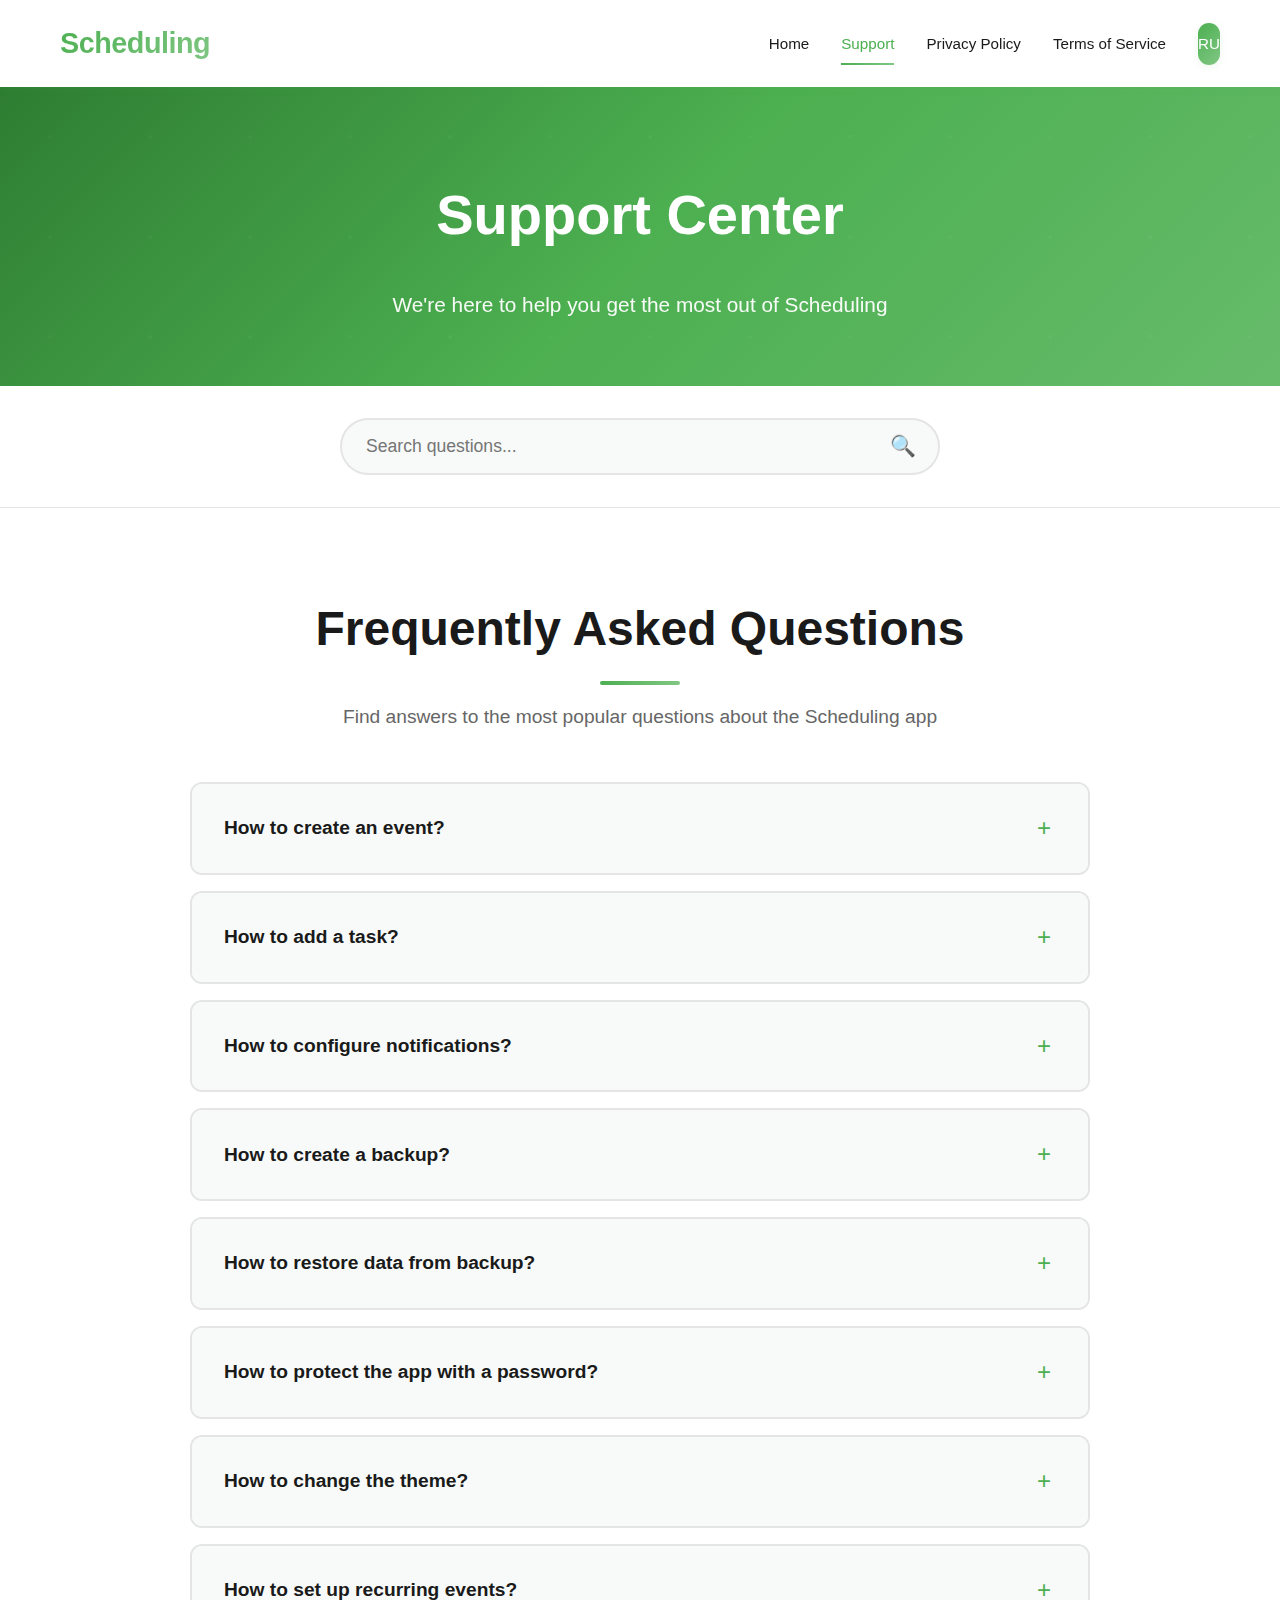
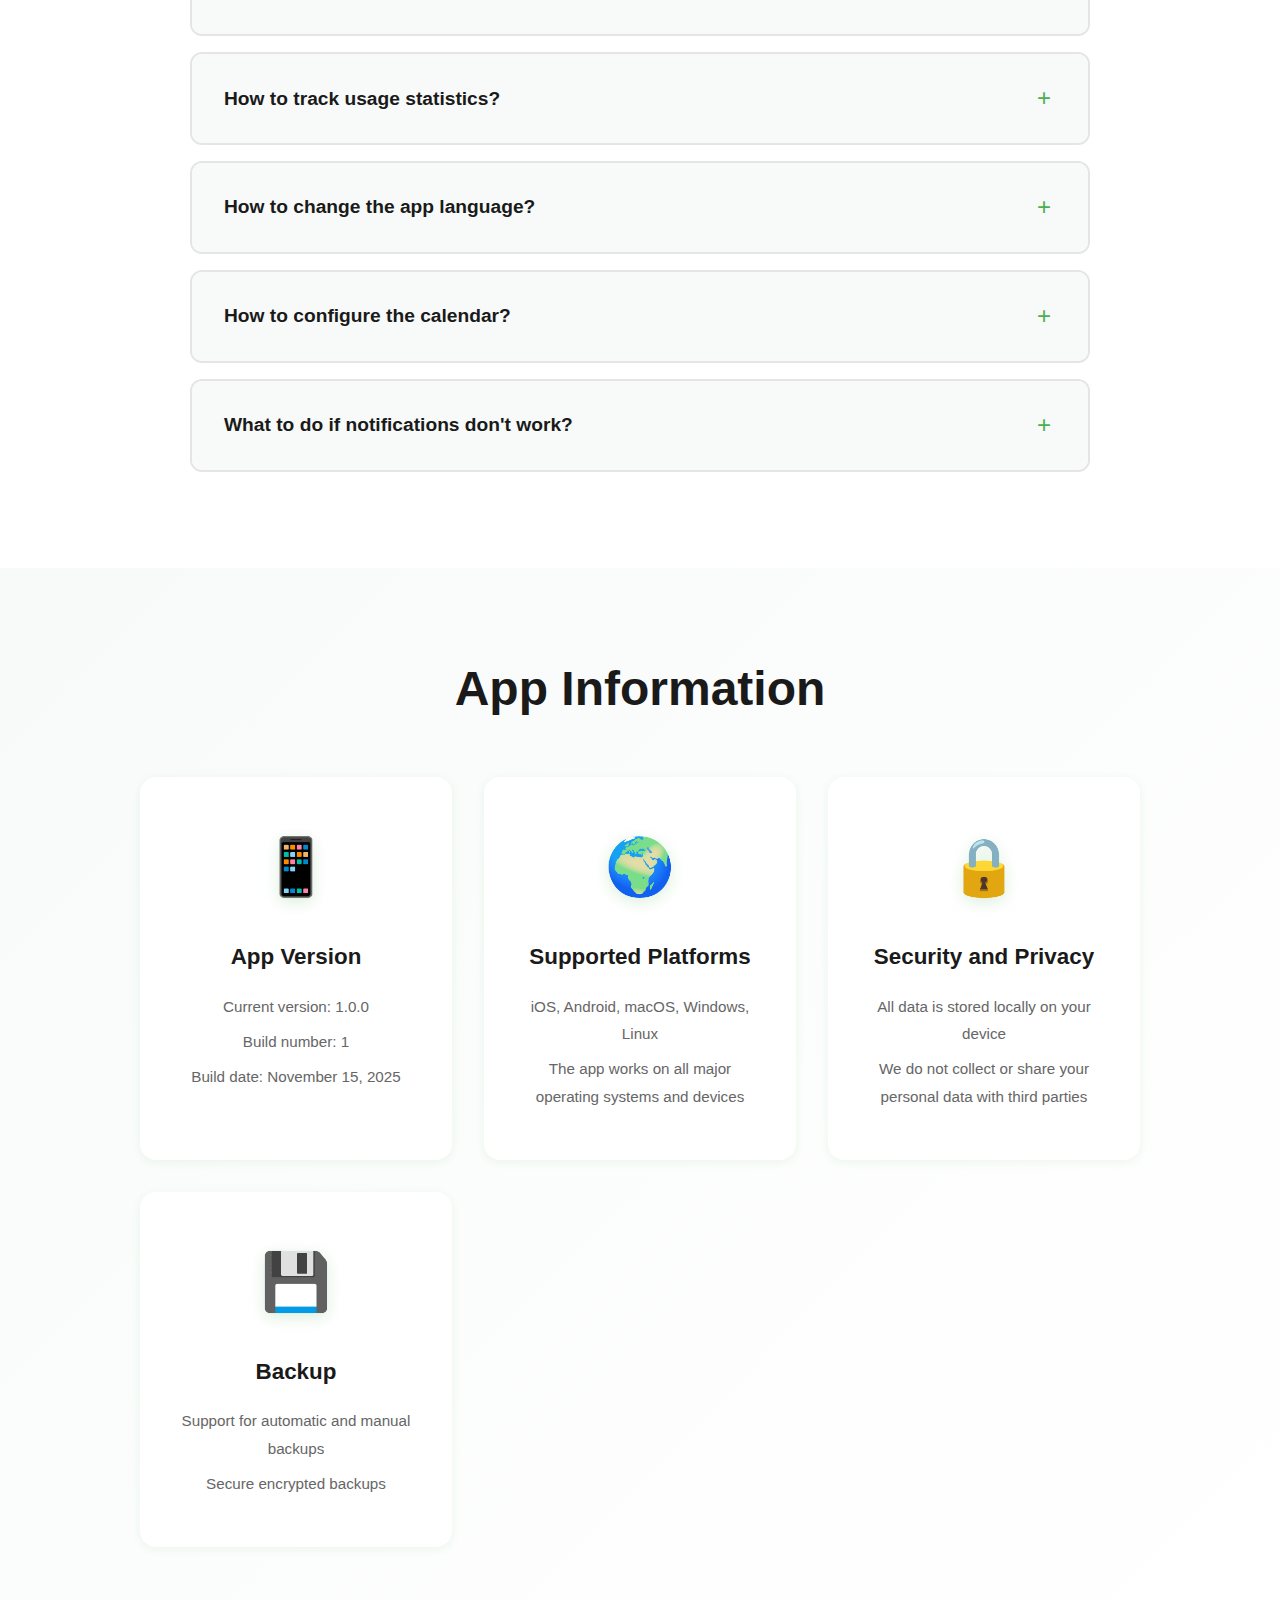
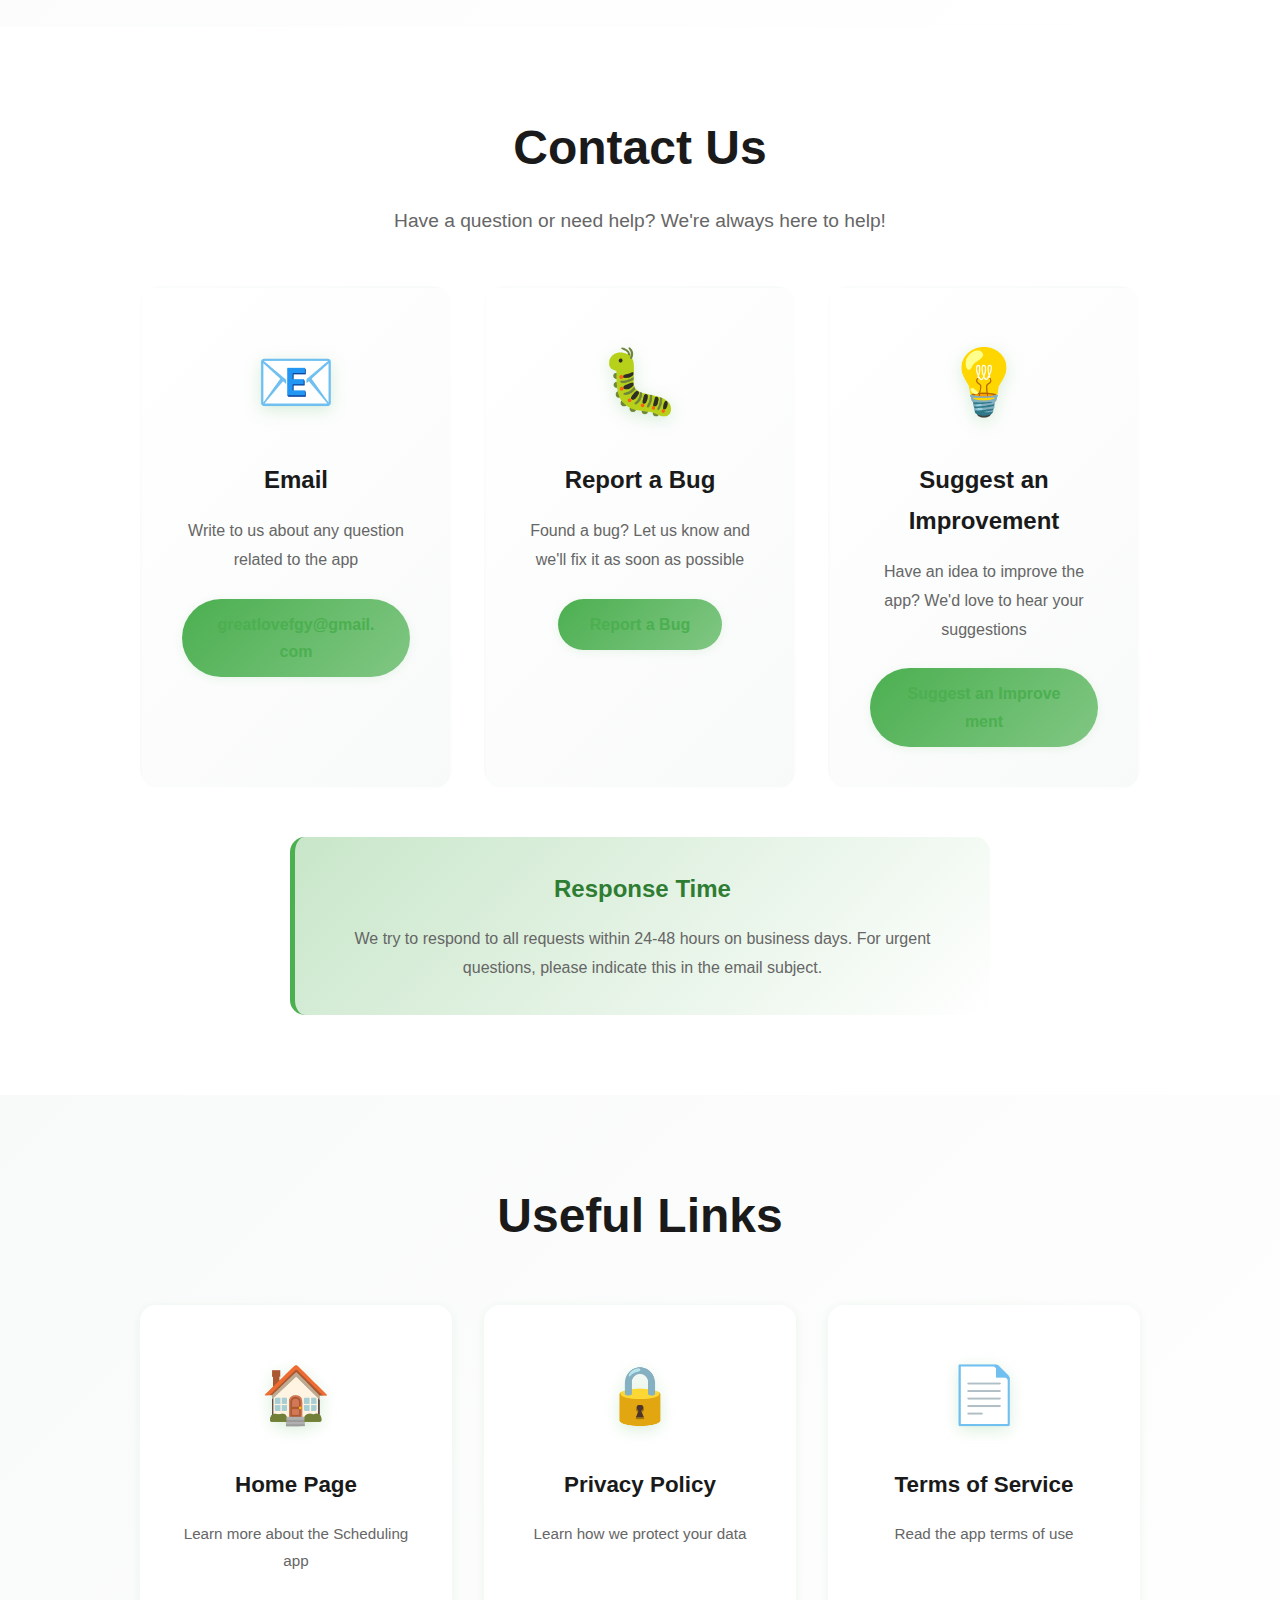
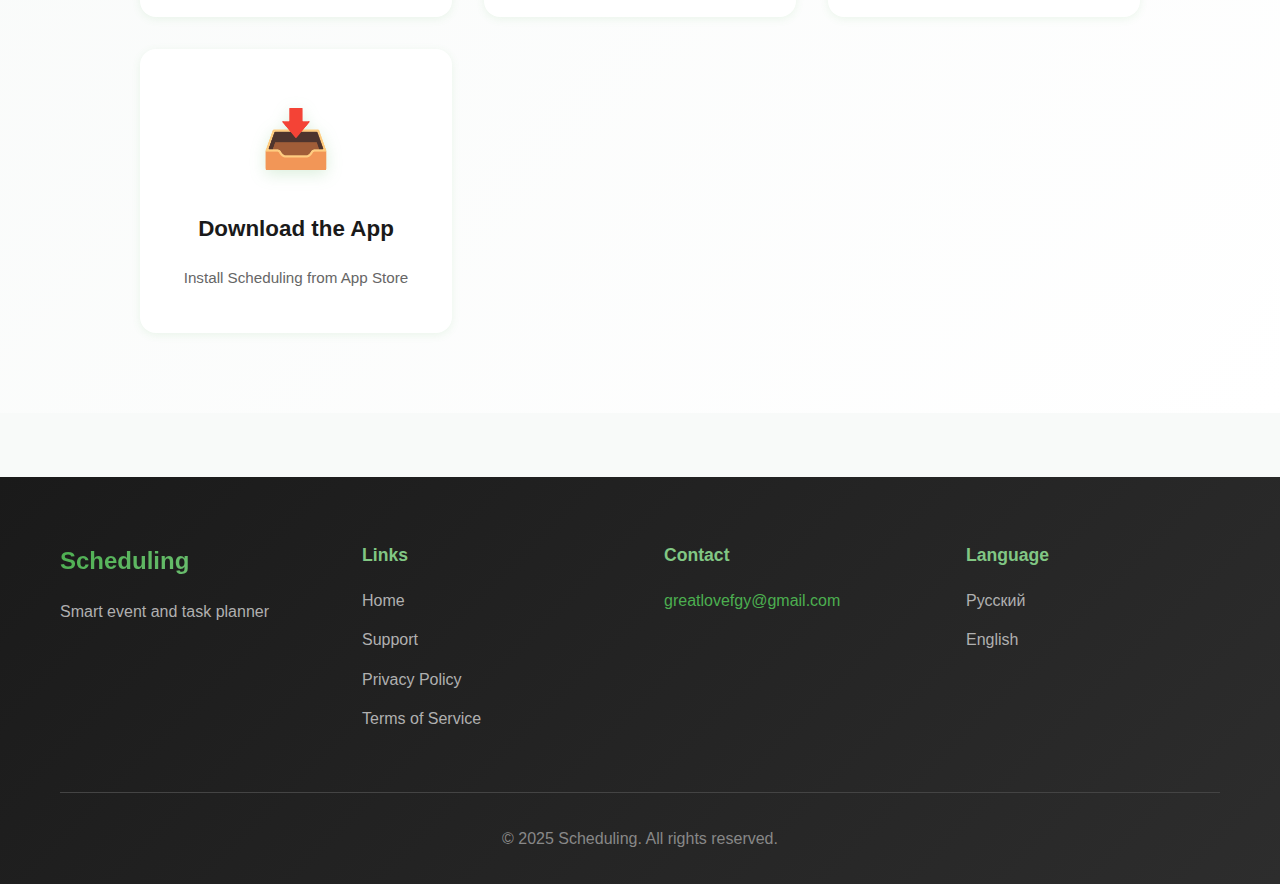
<file: support-en.html>
<!DOCTYPE html>
<html lang="en">
<head>
    <meta charset="UTF-8">
    <meta name="viewport" content="width=device-width, initial-scale=1.0">
    <meta name="description" content="Scheduling Support Center - frequently asked questions, help and developer contacts">
    <title>Support - Scheduling</title>
    <link rel="stylesheet" href="style.css">
</head>
<body>
    <header>
        <nav>
            <div class="container">
                <div class="nav-brand">
                    <h1>Scheduling</h1>
                </div>
                <div class="nav-links">
                    <a href="index-en.html">Home</a>
                    <a href="support-en.html" class="active">Support</a>
                    <a href="privacy-policy-en.html">Privacy Policy</a>
                    <a href="terms-of-service-en.html">Terms of Service</a>
                    <a href="support.html" class="lang-switch">RU</a>
                </div>
            </div>
        </nav>
    </header>

    <main>
        <section class="support-hero">
            <div class="container">
                <h1>Support Center</h1>
                <p class="subtitle">We're here to help you get the most out of Scheduling</p>
            </div>
        </section>

        <section class="support-search">
            <div class="container">
                <div class="search-box">
                    <input type="text" id="faqSearch" placeholder="Search questions..." class="search-input">
                    <span class="search-icon">🔍</span>
                </div>
            </div>
        </section>

        <section class="faq-section">
            <div class="container">
                <h2>Frequently Asked Questions</h2>
                <p class="section-subtitle">Find answers to the most popular questions about the Scheduling app</p>
                
                <div class="faq-container">
                    <div class="faq-item">
                        <div class="faq-question">
                            <h3>How to create an event?</h3>
                            <span class="faq-icon">+</span>
                        </div>
                        <div class="faq-answer">
                            <p>To create an event, tap the "+" button in the bottom right corner of the "Schedule" screen and fill out the event creation form. You can specify the title, description, date and time, choose color coding and configure event repetition (daily, weekly, even/odd weeks or select specific days of the week). After filling in all required fields, tap "Save Event".</p>
                        </div>
                    </div>

                    <div class="faq-item">
                        <div class="faq-question">
                            <h3>How to add a task?</h3>
                            <span class="faq-icon">+</span>
                        </div>
                        <div class="faq-answer">
                            <p>To add a task, tap the "+" button in the bottom right corner of the "Tasks" screen and fill out the task creation form. Specify the task title, due date (optional), select priority (low, medium, high) and category (work, personal, health, study, general). You can also add a task description. After filling in, tap "Save Task".</p>
                        </div>
                    </div>

                    <div class="faq-item">
                        <div class="faq-question">
                            <h3>How to configure notifications?</h3>
                            <span class="faq-icon">+</span>
                        </div>
                        <div class="faq-answer">
                            <p>Go to Settings > Notifications and configure reminder and quiet hours settings. You can enable or disable notifications in general, set separate settings for events and tasks, choose reminder time (5, 10, 15, 30 minutes or other time before the event), and configure quiet hours to disable notifications at certain times of day. Don't forget to grant notification permission in your device settings.</p>
                        </div>
                    </div>

                    <div class="faq-item">
                        <div class="faq-question">
                            <h3>How to create a backup?</h3>
                            <span class="faq-icon">+</span>
                        </div>
                        <div class="faq-answer">
                            <p>Go to Settings > Backup and Restore and tap "Create Backup". You can choose to create a regular or secure (encrypted) backup. After creating a backup, you can save the file to your device or cloud storage. You can also configure automatic backup creation with selected frequency (every 6 hours, 12 hours, 2 days or disabled).</p>
                        </div>
                    </div>

                    <div class="faq-item">
                        <div class="faq-question">
                            <h3>How to restore data from backup?</h3>
                            <span class="faq-icon">+</span>
                        </div>
                        <div class="faq-answer">
                            <p>Go to Settings > Backup and Restore and tap "Restore Backup". Select the backup file (.cul) from your device or cloud storage. Warning: restoring data will replace all current data with data from the backup. Make sure you have a current backup before restoring if you want to keep current data.</p>
                        </div>
                    </div>

                    <div class="faq-item">
                        <div class="faq-question">
                            <h3>How to protect the app with a password?</h3>
                            <span class="faq-icon">+</span>
                        </div>
                        <div class="faq-answer">
                            <p>Go to Settings > Security > App Password and tap "Password Setup". Enter a new password (minimum 4 characters) and confirm it. The password will be requested on each app launch. You can also enable biometric authentication (Face ID, Touch ID, fingerprint) for more convenient access. To change or remove the password, use the corresponding options in security settings.</p>
                        </div>
                    </div>

                    <div class="faq-item">
                        <div class="faq-question">
                            <h3>How to change the theme?</h3>
                            <span class="faq-icon">+</span>
                        </div>
                        <div class="faq-answer">
                            <p>Go to Settings > Appearance > App Theme and select one of over 80 available themes. You can also choose theme mode: light, dark or system (automatic switching depending on time of day). Additionally, you can configure the color blending level for interface personalization. All changes are applied instantly.</p>
                        </div>
                    </div>

                    <div class="faq-item">
                        <div class="faq-question">
                            <h3>How to set up recurring events?</h3>
                            <span class="faq-icon">+</span>
                        </div>
                        <div class="faq-answer">
                            <p>When creating or editing an event, enable the "Repeating Event" switch. Then select the repeat type: daily, weekly or even/odd weeks. For weekly repetition, you can select specific days of the week. For "Even/Odd" type, the event will repeat on even and odd weeks alternately. The recurring event will be automatically created on selected days.</p>
                        </div>
                    </div>

                    <div class="faq-item">
                        <div class="faq-question">
                            <h3>How to track usage statistics?</h3>
                            <span class="faq-icon">+</span>
                        </div>
                        <div class="faq-answer">
                            <p>App usage statistics are available in Settings > Statistics. Here you can see the number of completed tasks, created events, app sessions, days of use and total time spent in the app. Information about daily activity with average indicators is also available. You can reset statistics at any time through the corresponding option in settings.</p>
                        </div>
                    </div>

                    <div class="faq-item">
                        <div class="faq-question">
                            <h3>How to change the app language?</h3>
                            <span class="faq-icon">+</span>
                        </div>
                        <div class="faq-answer">
                            <p>Go to Settings > Basic App Settings > App Language and select the desired language (Russian or English). Language change is applied instantly and affects the entire app interface, including all controls, messages and hints. The app also supports automatic system language detection if the corresponding option is selected.</p>
                        </div>
                    </div>

                    <div class="faq-item">
                        <div class="faq-question">
                            <h3>How to configure the calendar?</h3>
                            <span class="faq-icon">+</span>
                        </div>
                        <div class="faq-answer">
                            <p>Go to Settings > Schedule Settings to configure the calendar. You can choose to always show the calendar, always hide it, or use manual control. Event display settings are also available: show past events, show event indicators under dates, group events by time. You can set the first day of the week (Monday or Sunday) in basic settings.</p>
                        </div>
                    </div>

                    <div class="faq-item">
                        <div class="faq-question">
                            <h3>What to do if notifications don't work?</h3>
                            <span class="faq-icon">+</span>
                        </div>
                        <div class="faq-answer">
                            <p>If notifications don't work, check the following settings: 1) Make sure notifications are enabled in app settings (Settings > Notifications), 2) Check that the app has permission to send notifications in your device settings (iOS: Settings > Scheduling > Notifications; Android: Settings > Apps > Scheduling > Notifications), 3) Make sure quiet hours are not active at the time when the notification should arrive, 4) Restart the app. If the problem persists, contact support.</p>
                        </div>
                    </div>
                </div>
            </div>
        </section>

        <section class="app-info-section">
            <div class="container">
                <h2>App Information</h2>
                <div class="info-grid">
                    <div class="info-card">
                        <div class="info-icon">📱</div>
                        <h3>App Version</h3>
                        <p>Current version: 1.0.0</p>
                        <p>Build number: 1</p>
                        <p>Build date: November 15, 2025</p>
                    </div>
                    <div class="info-card">
                        <div class="info-icon">🌍</div>
                        <h3>Supported Platforms</h3>
                        <p>iOS, Android, macOS, Windows, Linux</p>
                        <p>The app works on all major operating systems and devices</p>
                    </div>
                    <div class="info-card">
                        <div class="info-icon">🔒</div>
                        <h3>Security and Privacy</h3>
                        <p>All data is stored locally on your device</p>
                        <p>We do not collect or share your personal data with third parties</p>
                    </div>
                    <div class="info-card">
                        <div class="info-icon">💾</div>
                        <h3>Backup</h3>
                        <p>Support for automatic and manual backups</p>
                        <p>Secure encrypted backups</p>
                    </div>
                </div>
            </div>
        </section>

        <section class="contact-section">
            <div class="container">
                <h2>Contact Us</h2>
                <p class="section-subtitle">Have a question or need help? We're always here to help!</p>
                
                <div class="contact-cards">
                    <div class="contact-card">
                        <div class="contact-icon">📧</div>
                        <h3>Email</h3>
                        <p>Write to us about any question related to the app</p>
                        <a href="mailto:greatlovefgy@gmail.com?subject=Question about Scheduling" class="contact-link">greatlovefgy@gmail.com</a>
                    </div>
                    
                    <div class="contact-card">
                        <div class="contact-icon">🐛</div>
                        <h3>Report a Bug</h3>
                        <p>Found a bug? Let us know and we'll fix it as soon as possible</p>
                        <a href="mailto:greatlovefgy@gmail.com?subject=Bug Report in Scheduling" class="contact-link">Report a Bug</a>
                    </div>
                    
                    <div class="contact-card">
                        <div class="contact-icon">💡</div>
                        <h3>Suggest an Improvement</h3>
                        <p>Have an idea to improve the app? We'd love to hear your suggestions</p>
                        <a href="mailto:greatlovefgy@gmail.com?subject=Improvement Suggestion for Scheduling" class="contact-link">Suggest an Improvement</a>
                    </div>
                </div>

                <div class="contact-info">
                    <h3>Response Time</h3>
                    <p>We try to respond to all requests within 24-48 hours on business days. For urgent questions, please indicate this in the email subject.</p>
                </div>
            </div>
        </section>

        <section class="quick-links">
            <div class="container">
                <h2>Useful Links</h2>
                <div class="links-grid">
                    <a href="index-en.html" class="quick-link-card">
                        <div class="quick-link-icon">🏠</div>
                        <h3>Home Page</h3>
                        <p>Learn more about the Scheduling app</p>
                    </a>
                    <a href="privacy-policy-en.html" class="quick-link-card">
                        <div class="quick-link-icon">🔒</div>
                        <h3>Privacy Policy</h3>
                        <p>Learn how we protect your data</p>
                    </a>
                    <a href="terms-of-service-en.html" class="quick-link-card">
                        <div class="quick-link-icon">📄</div>
                        <h3>Terms of Service</h3>
                        <p>Read the app terms of use</p>
                    </a>
                    <a href="https://apps.apple.com/app/id6755148408" target="_blank" rel="noopener noreferrer" class="quick-link-card">
                        <div class="quick-link-icon">📥</div>
                        <h3>Download the App</h3>
                        <p>Install Scheduling from App Store</p>
                    </a>
                </div>
            </div>
        </section>
    </main>

    <footer>
        <div class="container">
            <div class="footer-content">
                <div class="footer-section">
                    <h3>Scheduling</h3>
                    <p>Smart event and task planner</p>
                </div>
                <div class="footer-section">
                    <h4>Links</h4>
                    <ul>
                        <li><a href="index-en.html">Home</a></li>
                        <li><a href="support-en.html">Support</a></li>
                        <li><a href="privacy-policy-en.html">Privacy Policy</a></li>
                        <li><a href="terms-of-service-en.html">Terms of Service</a></li>
                    </ul>
                </div>
                <div class="footer-section">
                    <h4>Contact</h4>
                    <ul>
                        <li><a href="mailto:greatlovefgy@gmail.com">greatlovefgy@gmail.com</a></li>
                    </ul>
                </div>
                <div class="footer-section">
                    <h4>Language</h4>
                    <ul>
                        <li><a href="support.html">Русский</a></li>
                        <li><a href="support-en.html">English</a></li>
                    </ul>
                </div>
            </div>
            <div class="footer-bottom">
                <p>&copy; 2025 Scheduling. All rights reserved.</p>
            </div>
        </div>
    </footer>

    <script>
        // FAQ Accordion functionality
        document.querySelectorAll('.faq-question').forEach(question => {
            question.addEventListener('click', () => {
                const faqItem = question.parentElement;
                const isActive = faqItem.classList.contains('active');
                
                // Close all FAQ items
                document.querySelectorAll('.faq-item').forEach(item => {
                    item.classList.remove('active');
                });
                
                // Open clicked item if it wasn't active
                if (!isActive) {
                    faqItem.classList.add('active');
                }
            });
        });

        // FAQ Search functionality
        const searchInput = document.getElementById('faqSearch');
        if (searchInput) {
            searchInput.addEventListener('input', (e) => {
                const searchTerm = e.target.value.toLowerCase();
                const faqItems = document.querySelectorAll('.faq-item');
                
                faqItems.forEach(item => {
                    const question = item.querySelector('.faq-question h3').textContent.toLowerCase();
                    const answer = item.querySelector('.faq-answer p').textContent.toLowerCase();
                    
                    if (question.includes(searchTerm) || answer.includes(searchTerm)) {
                        item.style.display = 'block';
                    } else {
                        item.style.display = 'none';
                    }
                });
            });
        }
    </script>
</body>
</html>
</file>
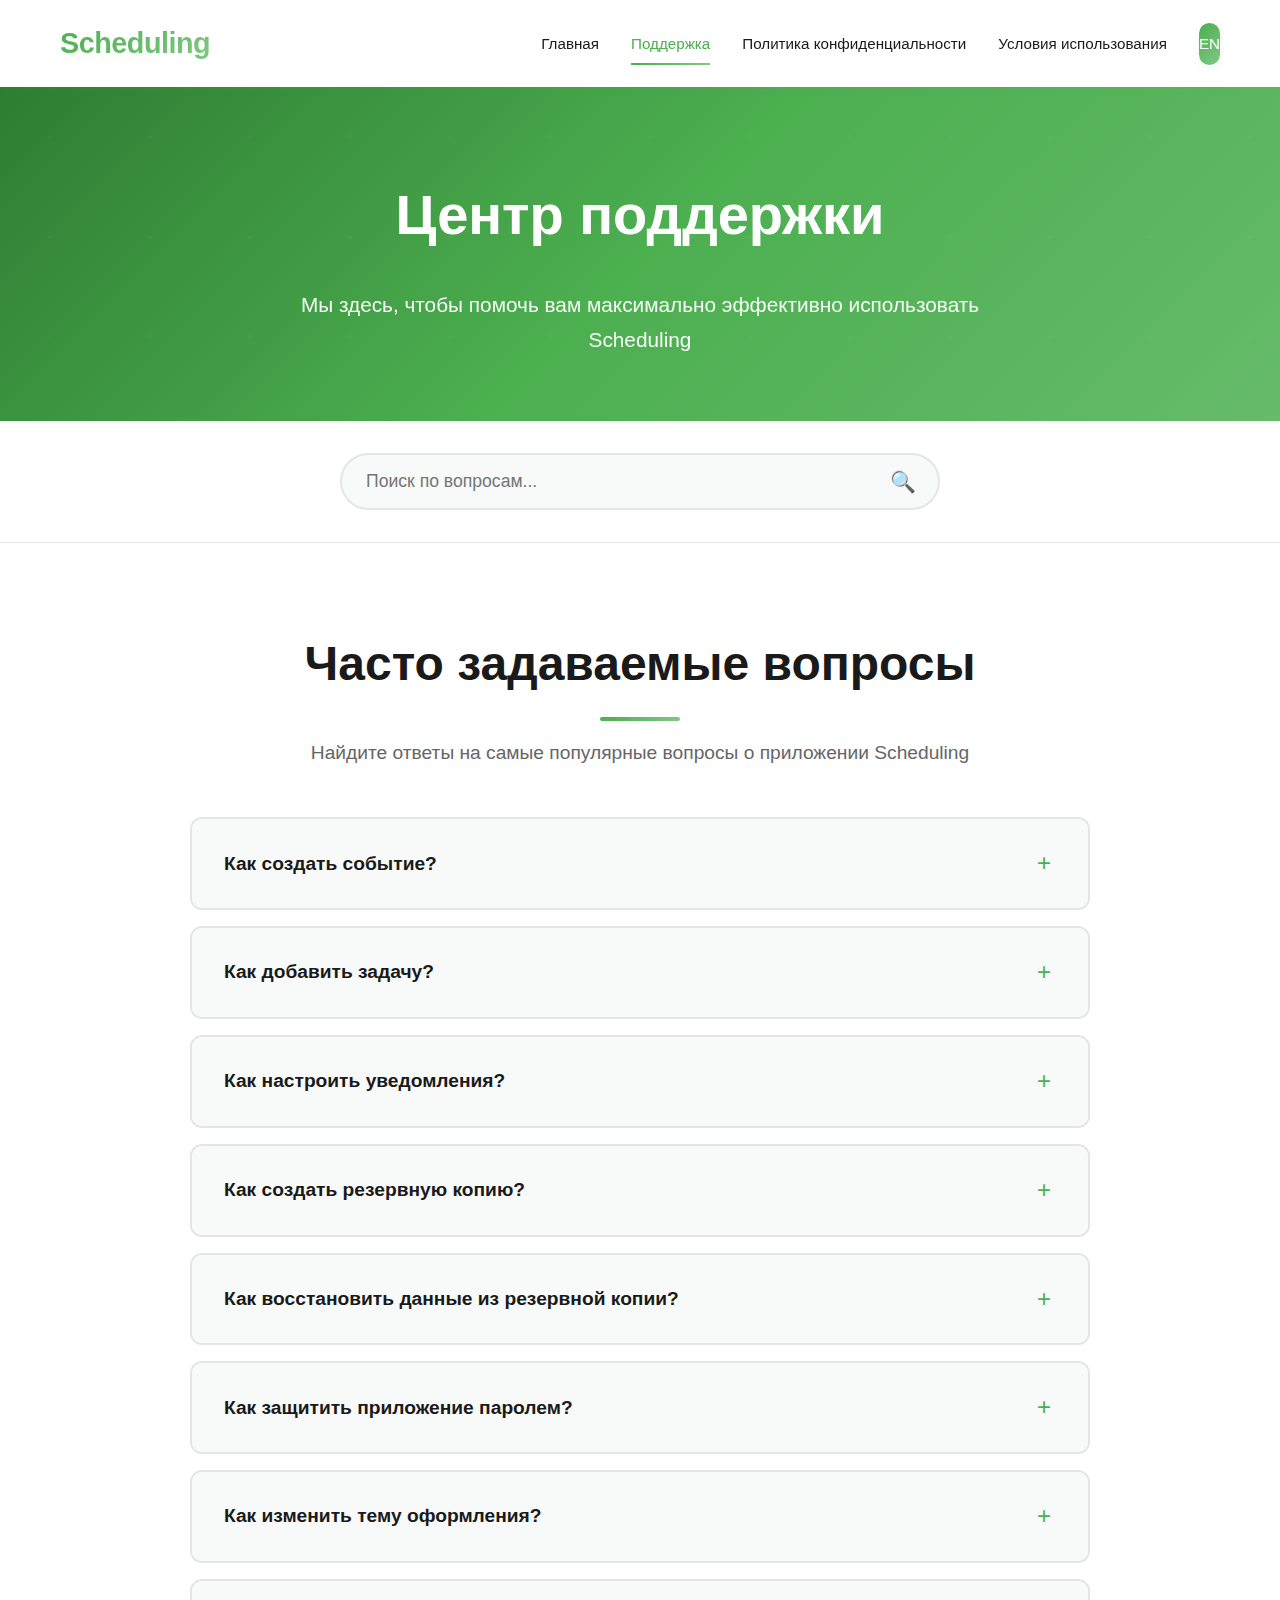
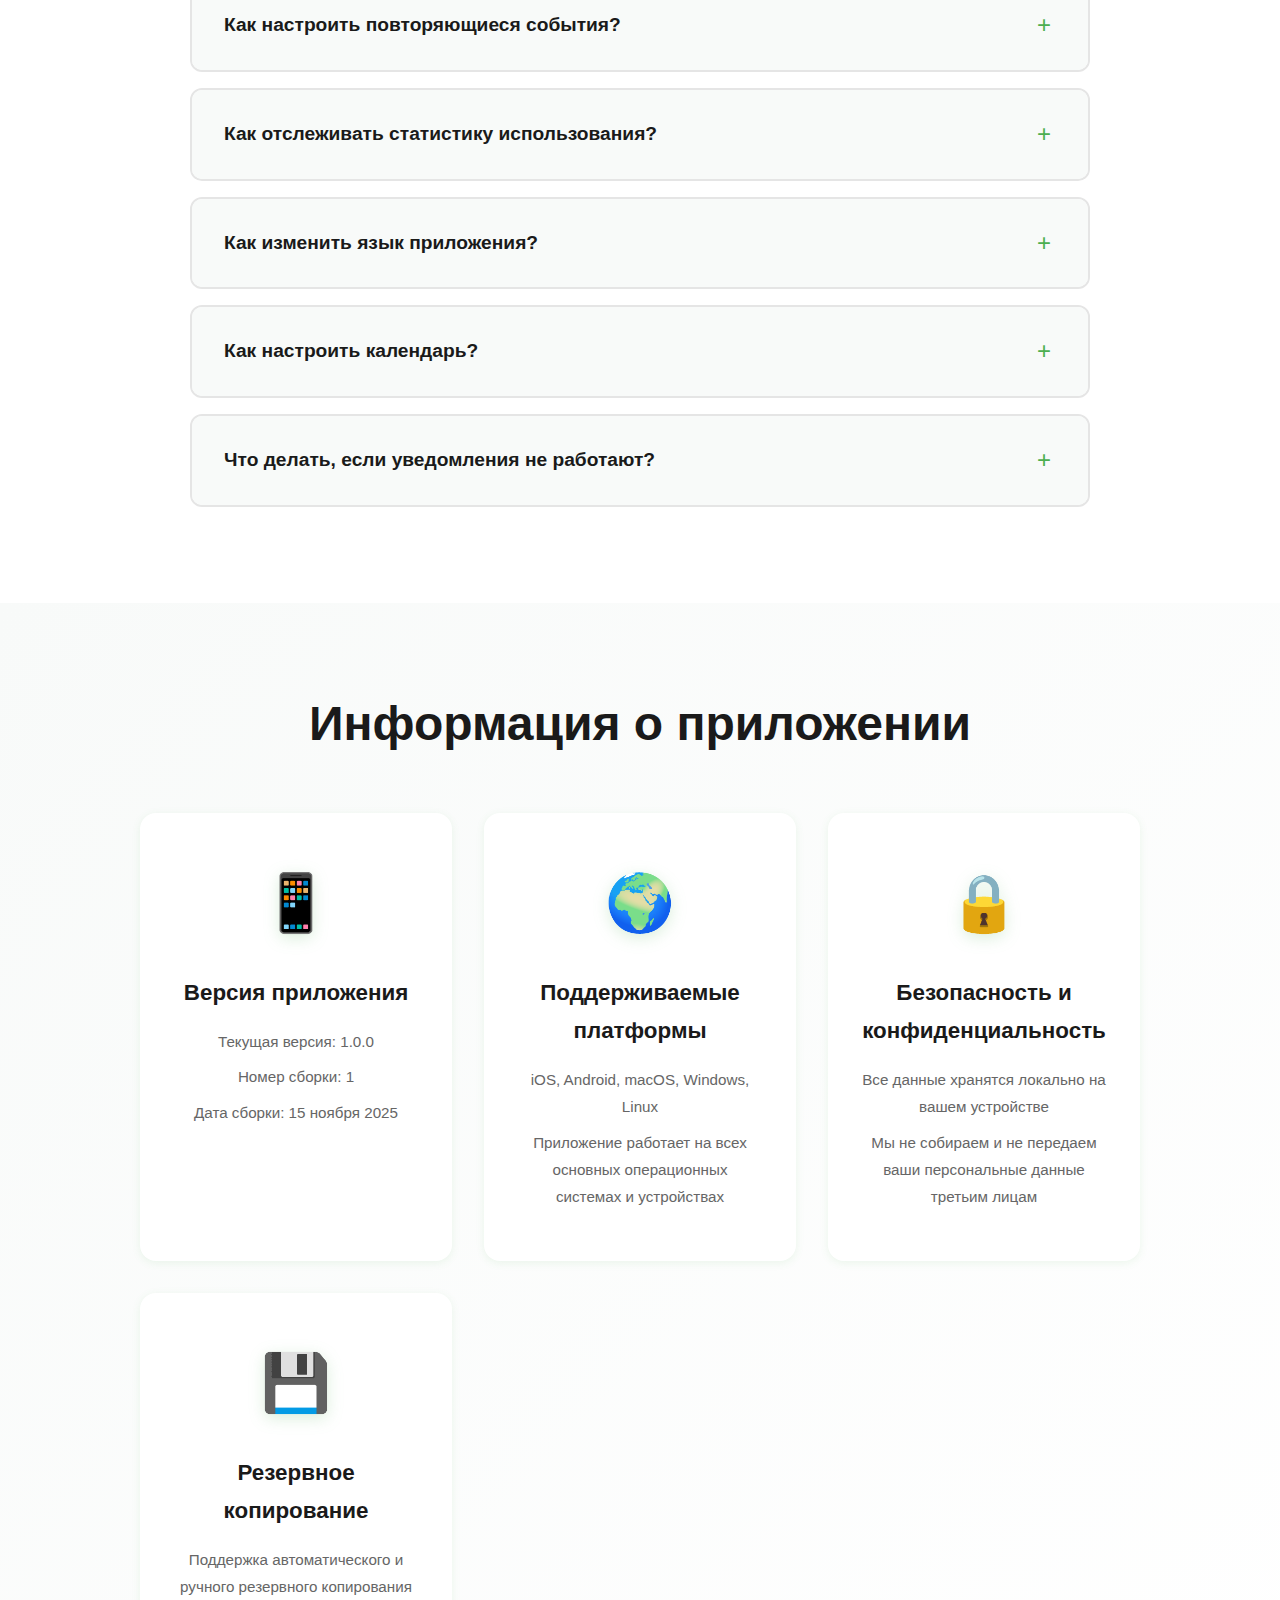
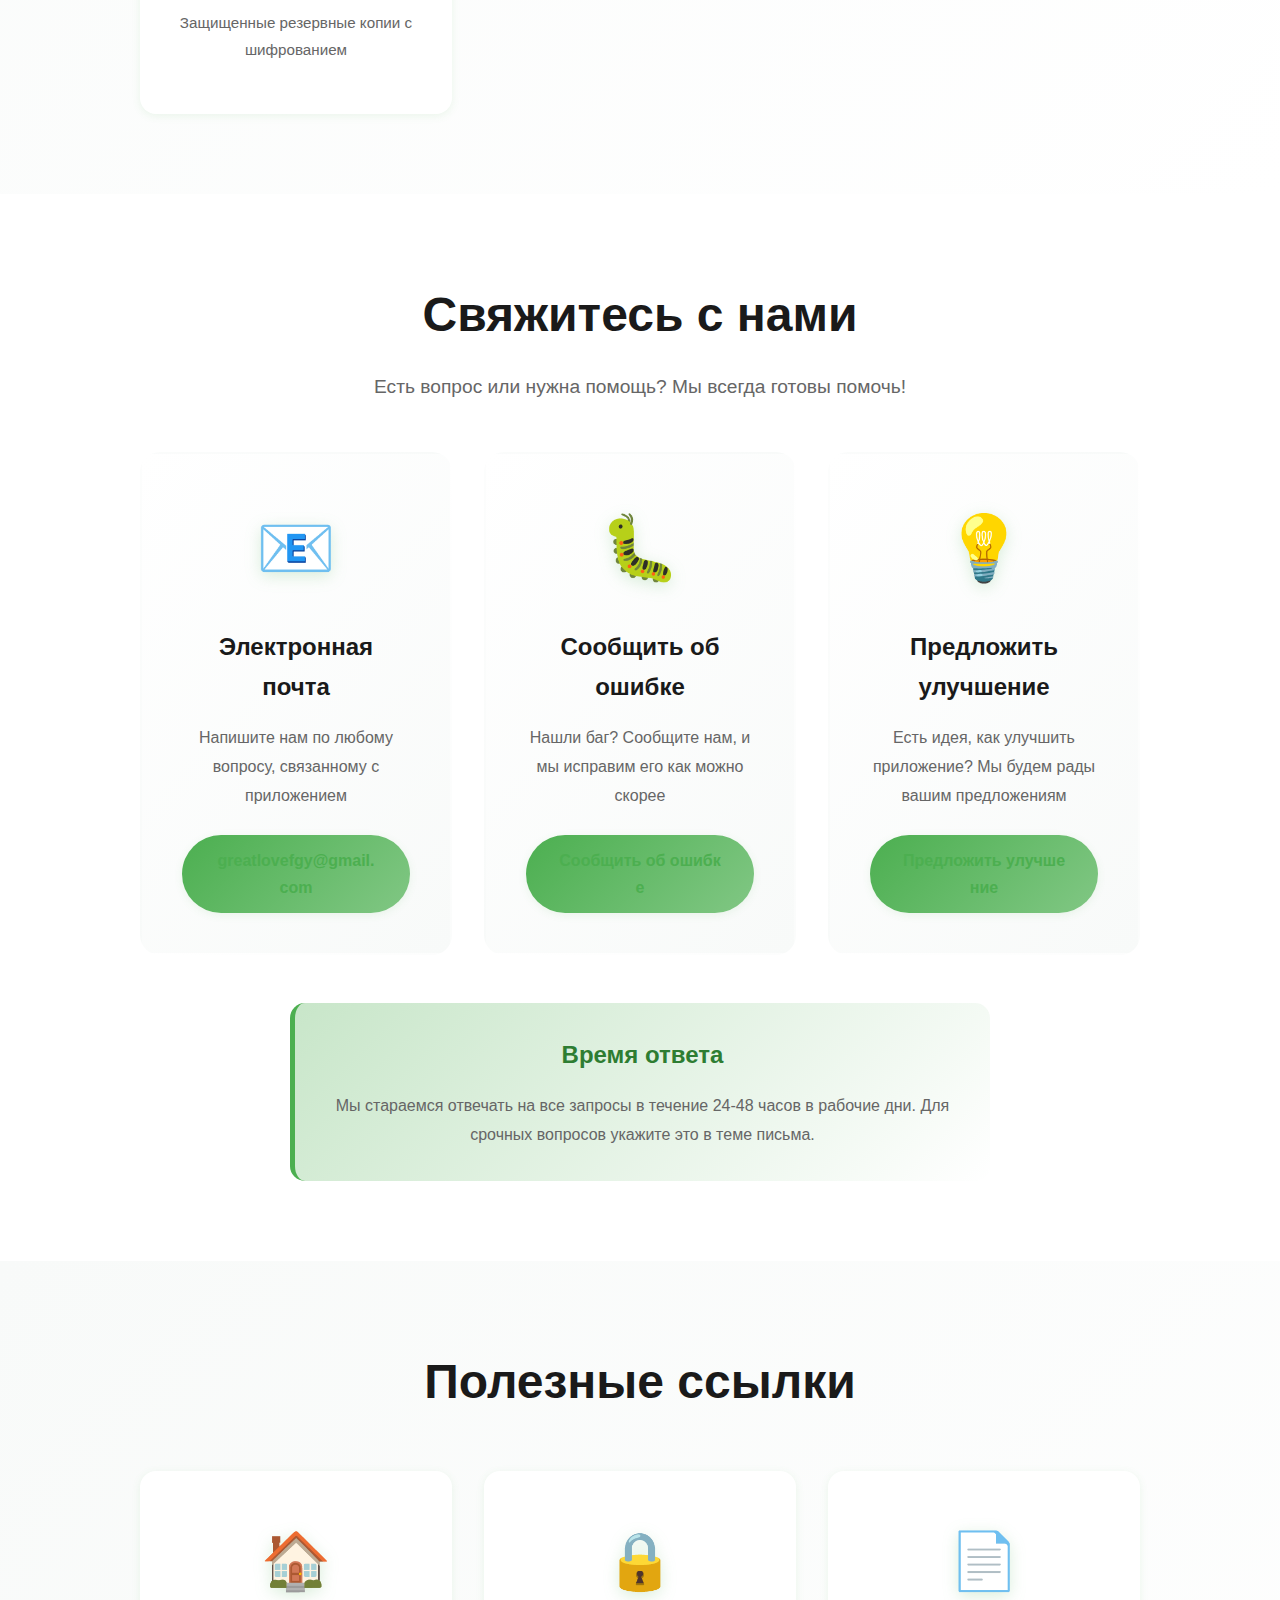
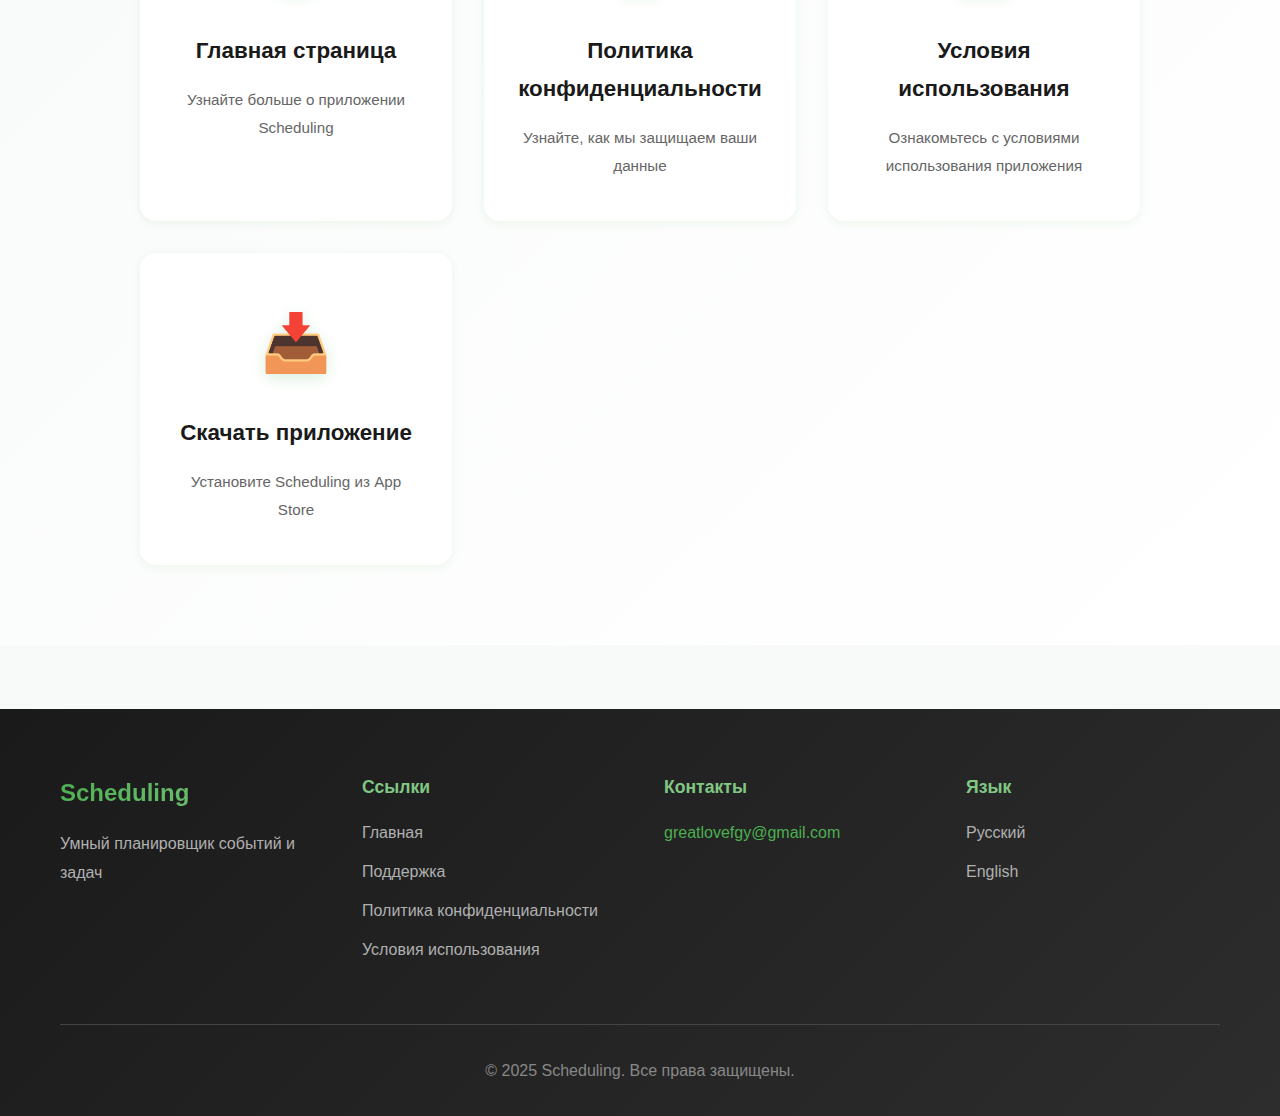
<file: support.html>
<!DOCTYPE html>
<html lang="ru">
<head>
    <meta charset="UTF-8">
    <meta name="viewport" content="width=device-width, initial-scale=1.0">
    <meta name="description" content="Центр поддержки Scheduling - часто задаваемые вопросы, помощь и контакты разработчика">
    <title>Поддержка - Scheduling</title>
    <link rel="stylesheet" href="style.css">
</head>
<body>
    <header>
        <nav>
            <div class="container">
                <div class="nav-brand">
                    <h1>Scheduling</h1>
                </div>
                <div class="nav-links">
                    <a href="index.html">Главная</a>
                    <a href="support.html" class="active">Поддержка</a>
                    <a href="privacy-policy.html">Политика конфиденциальности</a>
                    <a href="terms-of-service.html">Условия использования</a>
                    <a href="support-en.html" class="lang-switch">EN</a>
                </div>
            </div>
        </nav>
    </header>

    <main>
        <section class="support-hero">
            <div class="container">
                <h1>Центр поддержки</h1>
                <p class="subtitle">Мы здесь, чтобы помочь вам максимально эффективно использовать Scheduling</p>
            </div>
        </section>

        <section class="support-search">
            <div class="container">
                <div class="search-box">
                    <input type="text" id="faqSearch" placeholder="Поиск по вопросам..." class="search-input">
                    <span class="search-icon">🔍</span>
                </div>
            </div>
        </section>

        <section class="faq-section">
            <div class="container">
                <h2>Часто задаваемые вопросы</h2>
                <p class="section-subtitle">Найдите ответы на самые популярные вопросы о приложении Scheduling</p>
                
                <div class="faq-container">
                    <div class="faq-item">
                        <div class="faq-question">
                            <h3>Как создать событие?</h3>
                            <span class="faq-icon">+</span>
                        </div>
                        <div class="faq-answer">
                            <p>Для создания события нажмите на кнопку "+" в правом нижнем углу экрана "Расписание" и заполните форму создания события. Вы можете указать название, описание, дату и время, выбрать цветовую маркировку и настроить повторение события (ежедневно, еженедельно, по четным/нечетным неделям или выбрать конкретные дни недели). После заполнения всех необходимых полей нажмите "Сохранить событие".</p>
                        </div>
                    </div>

                    <div class="faq-item">
                        <div class="faq-question">
                            <h3>Как добавить задачу?</h3>
                            <span class="faq-icon">+</span>
                        </div>
                        <div class="faq-answer">
                            <p>Для добавления задачи нажмите на кнопку "+" в правом нижнем углу экрана "Задачи" и заполните форму создания задачи. Укажите название задачи, срок выполнения (опционально), выберите приоритет (низкий, средний, высокий) и категорию (работа, личное, здоровье, учеба, общее). Вы также можете добавить описание задачи. После заполнения нажмите "Сохранить задачу".</p>
                        </div>
                    </div>

                    <div class="faq-item">
                        <div class="faq-question">
                            <h3>Как настроить уведомления?</h3>
                            <span class="faq-icon">+</span>
                        </div>
                        <div class="faq-answer">
                            <p>Перейдите в Настройки > Уведомления и настройте параметры напоминаний и тихих часов. Вы можете включить или отключить уведомления в целом, настроить отдельные параметры для событий и задач, выбрать время напоминания (за 5, 10, 15, 30 минут или другое время до события), а также настроить тихие часы для отключения уведомлений в определенное время суток. Не забудьте предоставить разрешение на отправку уведомлений в настройках вашего устройства.</p>
                        </div>
                    </div>

                    <div class="faq-item">
                        <div class="faq-question">
                            <h3>Как создать резервную копию?</h3>
                            <span class="faq-icon">+</span>
                        </div>
                        <div class="faq-answer">
                            <p>Перейдите в Настройки > Резервное копирование и восстановление и нажмите "Создать резервную копию". Вы можете выбрать создание обычной или защищенной (зашифрованной) резервной копии. После создания резервной копии вы сможете сохранить файл на ваше устройство или в облачное хранилище. Также вы можете настроить автоматическое создание резервных копий с выбранной частотой (каждые 6 часов, 12 часов, 2 дня или отключено).</p>
                        </div>
                    </div>

                    <div class="faq-item">
                        <div class="faq-question">
                            <h3>Как восстановить данные из резервной копии?</h3>
                            <span class="faq-icon">+</span>
                        </div>
                        <div class="faq-answer">
                            <p>Перейдите в Настройки > Резервное копирование и восстановление и нажмите "Восстановить резервную копию". Выберите файл резервной копии (.cul) с вашего устройства или из облачного хранилища. Внимание: восстановление данных заменит все текущие данные данными из резервной копии. Убедитесь, что у вас есть актуальная резервная копия перед восстановлением, если вы хотите сохранить текущие данные.</p>
                        </div>
                    </div>

                    <div class="faq-item">
                        <div class="faq-question">
                            <h3>Как защитить приложение паролем?</h3>
                            <span class="faq-icon">+</span>
                        </div>
                        <div class="faq-answer">
                            <p>Перейдите в Настройки > Безопасность > Пароль приложения и нажмите "Настройка пароля". Введите новый пароль (минимум 4 символа) и подтвердите его. Пароль будет запрашиваться при каждом запуске приложения. Вы также можете включить биометрическую аутентификацию (Face ID, Touch ID, отпечаток пальца) для более удобного доступа. Для изменения или удаления пароля используйте соответствующие опции в настройках безопасности.</p>
                        </div>
                    </div>

                    <div class="faq-item">
                        <div class="faq-question">
                            <h3>Как изменить тему оформления?</h3>
                            <span class="faq-icon">+</span>
                        </div>
                        <div class="faq-answer">
                            <p>Перейдите в Настройки > Внешний вид > Тема приложения и выберите одну из более чем 80 доступных тем. Вы также можете выбрать режим темы: светлая, темная или системная (автоматическое переключение в зависимости от времени суток). Дополнительно вы можете настроить уровень смешивания цветов для персонализации интерфейса. Все изменения применяются мгновенно.</p>
                        </div>
                    </div>

                    <div class="faq-item">
                        <div class="faq-question">
                            <h3>Как настроить повторяющиеся события?</h3>
                            <span class="faq-icon">+</span>
                        </div>
                        <div class="faq-answer">
                            <p>При создании или редактировании события включите переключатель "Повторяющееся событие". Затем выберите тип повторения: ежедневно, еженедельно или чет/нечет недели. Для еженедельного повторения вы можете выбрать конкретные дни недели. Для типа "Чет/Нечет" событие будет повторяться в четные и нечетные недели поочередно. Повторяющееся событие будет автоматически создаваться на выбранные дни.</p>
                        </div>
                    </div>

                    <div class="faq-item">
                        <div class="faq-question">
                            <h3>Как отслеживать статистику использования?</h3>
                            <span class="faq-icon">+</span>
                        </div>
                        <div class="faq-answer">
                            <p>Статистика использования приложения доступна в разделе Настройки > Статистика. Здесь вы можете увидеть количество выполненных задач, созданных событий, сессий приложения, дней использования и общего времени, проведенного в приложении. Также доступна информация о ежедневной активности с средними показателями. Вы можете сбросить статистику в любой момент через соответствующую опцию в настройках.</p>
                        </div>
                    </div>

                    <div class="faq-item">
                        <div class="faq-question">
                            <h3>Как изменить язык приложения?</h3>
                            <span class="faq-icon">+</span>
                        </div>
                        <div class="faq-answer">
                            <p>Перейдите в Настройки > Основные настройки приложения > Язык приложения и выберите нужный язык (Русский или English). Изменение языка применяется мгновенно и затрагивает весь интерфейс приложения, включая все элементы управления, сообщения и подсказки. Приложение также поддерживает автоматическое определение языка системы, если выбран соответствующий вариант.</p>
                        </div>
                    </div>

                    <div class="faq-item">
                        <div class="faq-question">
                            <h3>Как настроить календарь?</h3>
                            <span class="faq-icon">+</span>
                        </div>
                        <div class="faq-answer">
                            <p>Перейдите в Настройки > Настройки расписания для настройки календаря. Вы можете выбрать, всегда ли показывать календарь, всегда скрывать его или использовать ручное управление. Также доступны настройки отображения событий: показывать прошедшие события, показывать индикаторы событий под датами, группировать события по времени. Вы можете настроить первый день недели (понедельник или воскресенье) в основных настройках.</p>
                        </div>
                    </div>

                    <div class="faq-item">
                        <div class="faq-question">
                            <h3>Что делать, если уведомления не работают?</h3>
                            <span class="faq-icon">+</span>
                        </div>
                        <div class="faq-answer">
                            <p>Если уведомления не работают, проверьте следующие настройки: 1) Убедитесь, что уведомления включены в настройках приложения (Настройки > Уведомления), 2) Проверьте, что приложение имеет разрешение на отправку уведомлений в настройках вашего устройства (iOS: Настройки > Scheduling > Уведомления; Android: Настройки > Приложения > Scheduling > Уведомления), 3) Убедитесь, что тихие часы не активны в момент, когда должно прийти уведомление, 4) Перезапустите приложение. Если проблема сохраняется, свяжитесь с поддержкой.</p>
                        </div>
                    </div>
                </div>
            </div>
        </section>

        <section class="app-info-section">
            <div class="container">
                <h2>Информация о приложении</h2>
                <div class="info-grid">
                    <div class="info-card">
                        <div class="info-icon">📱</div>
                        <h3>Версия приложения</h3>
                        <p>Текущая версия: 1.0.0</p>
                        <p>Номер сборки: 1</p>
                        <p>Дата сборки: 15 ноября 2025</p>
                    </div>
                    <div class="info-card">
                        <div class="info-icon">🌍</div>
                        <h3>Поддерживаемые платформы</h3>
                        <p>iOS, Android, macOS, Windows, Linux</p>
                        <p>Приложение работает на всех основных операционных системах и устройствах</p>
                    </div>
                    <div class="info-card">
                        <div class="info-icon">🔒</div>
                        <h3>Безопасность и конфиденциальность</h3>
                        <p>Все данные хранятся локально на вашем устройстве</p>
                        <p>Мы не собираем и не передаем ваши персональные данные третьим лицам</p>
                    </div>
                    <div class="info-card">
                        <div class="info-icon">💾</div>
                        <h3>Резервное копирование</h3>
                        <p>Поддержка автоматического и ручного резервного копирования</p>
                        <p>Защищенные резервные копии с шифрованием</p>
                    </div>
                </div>
            </div>
        </section>

        <section class="contact-section">
            <div class="container">
                <h2>Свяжитесь с нами</h2>
                <p class="section-subtitle">Есть вопрос или нужна помощь? Мы всегда готовы помочь!</p>
                
                <div class="contact-cards">
                    <div class="contact-card">
                        <div class="contact-icon">📧</div>
                        <h3>Электронная почта</h3>
                        <p>Напишите нам по любому вопросу, связанному с приложением</p>
                        <a href="mailto:greatlovefgy@gmail.com?subject=Вопрос о Scheduling" class="contact-link">greatlovefgy@gmail.com</a>
                    </div>
                    
                    <div class="contact-card">
                        <div class="contact-icon">🐛</div>
                        <h3>Сообщить об ошибке</h3>
                        <p>Нашли баг? Сообщите нам, и мы исправим его как можно скорее</p>
                        <a href="mailto:greatlovefgy@gmail.com?subject=Сообщение об ошибке в Scheduling" class="contact-link">Сообщить об ошибке</a>
                    </div>
                    
                    <div class="contact-card">
                        <div class="contact-icon">💡</div>
                        <h3>Предложить улучшение</h3>
                        <p>Есть идея, как улучшить приложение? Мы будем рады вашим предложениям</p>
                        <a href="mailto:greatlovefgy@gmail.com?subject=Предложение по улучшению Scheduling" class="contact-link">Предложить улучшение</a>
                    </div>
                </div>

                <div class="contact-info">
                    <h3>Время ответа</h3>
                    <p>Мы стараемся отвечать на все запросы в течение 24-48 часов в рабочие дни. Для срочных вопросов укажите это в теме письма.</p>
                </div>
            </div>
        </section>

        <section class="quick-links">
            <div class="container">
                <h2>Полезные ссылки</h2>
                <div class="links-grid">
                    <a href="index.html" class="quick-link-card">
                        <div class="quick-link-icon">🏠</div>
                        <h3>Главная страница</h3>
                        <p>Узнайте больше о приложении Scheduling</p>
                    </a>
                    <a href="privacy-policy.html" class="quick-link-card">
                        <div class="quick-link-icon">🔒</div>
                        <h3>Политика конфиденциальности</h3>
                        <p>Узнайте, как мы защищаем ваши данные</p>
                    </a>
                    <a href="terms-of-service.html" class="quick-link-card">
                        <div class="quick-link-icon">📄</div>
                        <h3>Условия использования</h3>
                        <p>Ознакомьтесь с условиями использования приложения</p>
                    </a>
                    <a href="https://apps.apple.com/app/id6755148408" target="_blank" rel="noopener noreferrer" class="quick-link-card">
                        <div class="quick-link-icon">📥</div>
                        <h3>Скачать приложение</h3>
                        <p>Установите Scheduling из App Store</p>
                    </a>
                </div>
            </div>
        </section>
    </main>

    <footer>
        <div class="container">
            <div class="footer-content">
                <div class="footer-section">
                    <h3>Scheduling</h3>
                    <p>Умный планировщик событий и задач</p>
                </div>
                <div class="footer-section">
                    <h4>Ссылки</h4>
                    <ul>
                        <li><a href="index.html">Главная</a></li>
                        <li><a href="support.html">Поддержка</a></li>
                        <li><a href="privacy-policy.html">Политика конфиденциальности</a></li>
                        <li><a href="terms-of-service.html">Условия использования</a></li>
                    </ul>
                </div>
                <div class="footer-section">
                    <h4>Контакты</h4>
                    <ul>
                        <li><a href="mailto:greatlovefgy@gmail.com">greatlovefgy@gmail.com</a></li>
                    </ul>
                </div>
                <div class="footer-section">
                    <h4>Язык</h4>
                    <ul>
                        <li><a href="support.html">Русский</a></li>
                        <li><a href="support-en.html">English</a></li>
                    </ul>
                </div>
            </div>
            <div class="footer-bottom">
                <p>&copy; 2025 Scheduling. Все права защищены.</p>
            </div>
        </div>
    </footer>

    <script>
        // FAQ Accordion functionality
        document.querySelectorAll('.faq-question').forEach(question => {
            question.addEventListener('click', () => {
                const faqItem = question.parentElement;
                const isActive = faqItem.classList.contains('active');
                
                // Close all FAQ items
                document.querySelectorAll('.faq-item').forEach(item => {
                    item.classList.remove('active');
                });
                
                // Open clicked item if it wasn't active
                if (!isActive) {
                    faqItem.classList.add('active');
                }
            });
        });

        // FAQ Search functionality
        const searchInput = document.getElementById('faqSearch');
        if (searchInput) {
            searchInput.addEventListener('input', (e) => {
                const searchTerm = e.target.value.toLowerCase();
                const faqItems = document.querySelectorAll('.faq-item');
                
                faqItems.forEach(item => {
                    const question = item.querySelector('.faq-question h3').textContent.toLowerCase();
                    const answer = item.querySelector('.faq-answer p').textContent.toLowerCase();
                    
                    if (question.includes(searchTerm) || answer.includes(searchTerm)) {
                        item.style.display = 'block';
                    } else {
                        item.style.display = 'none';
                    }
                });
            });
        }
    </script>
</body>
</html>
</file>
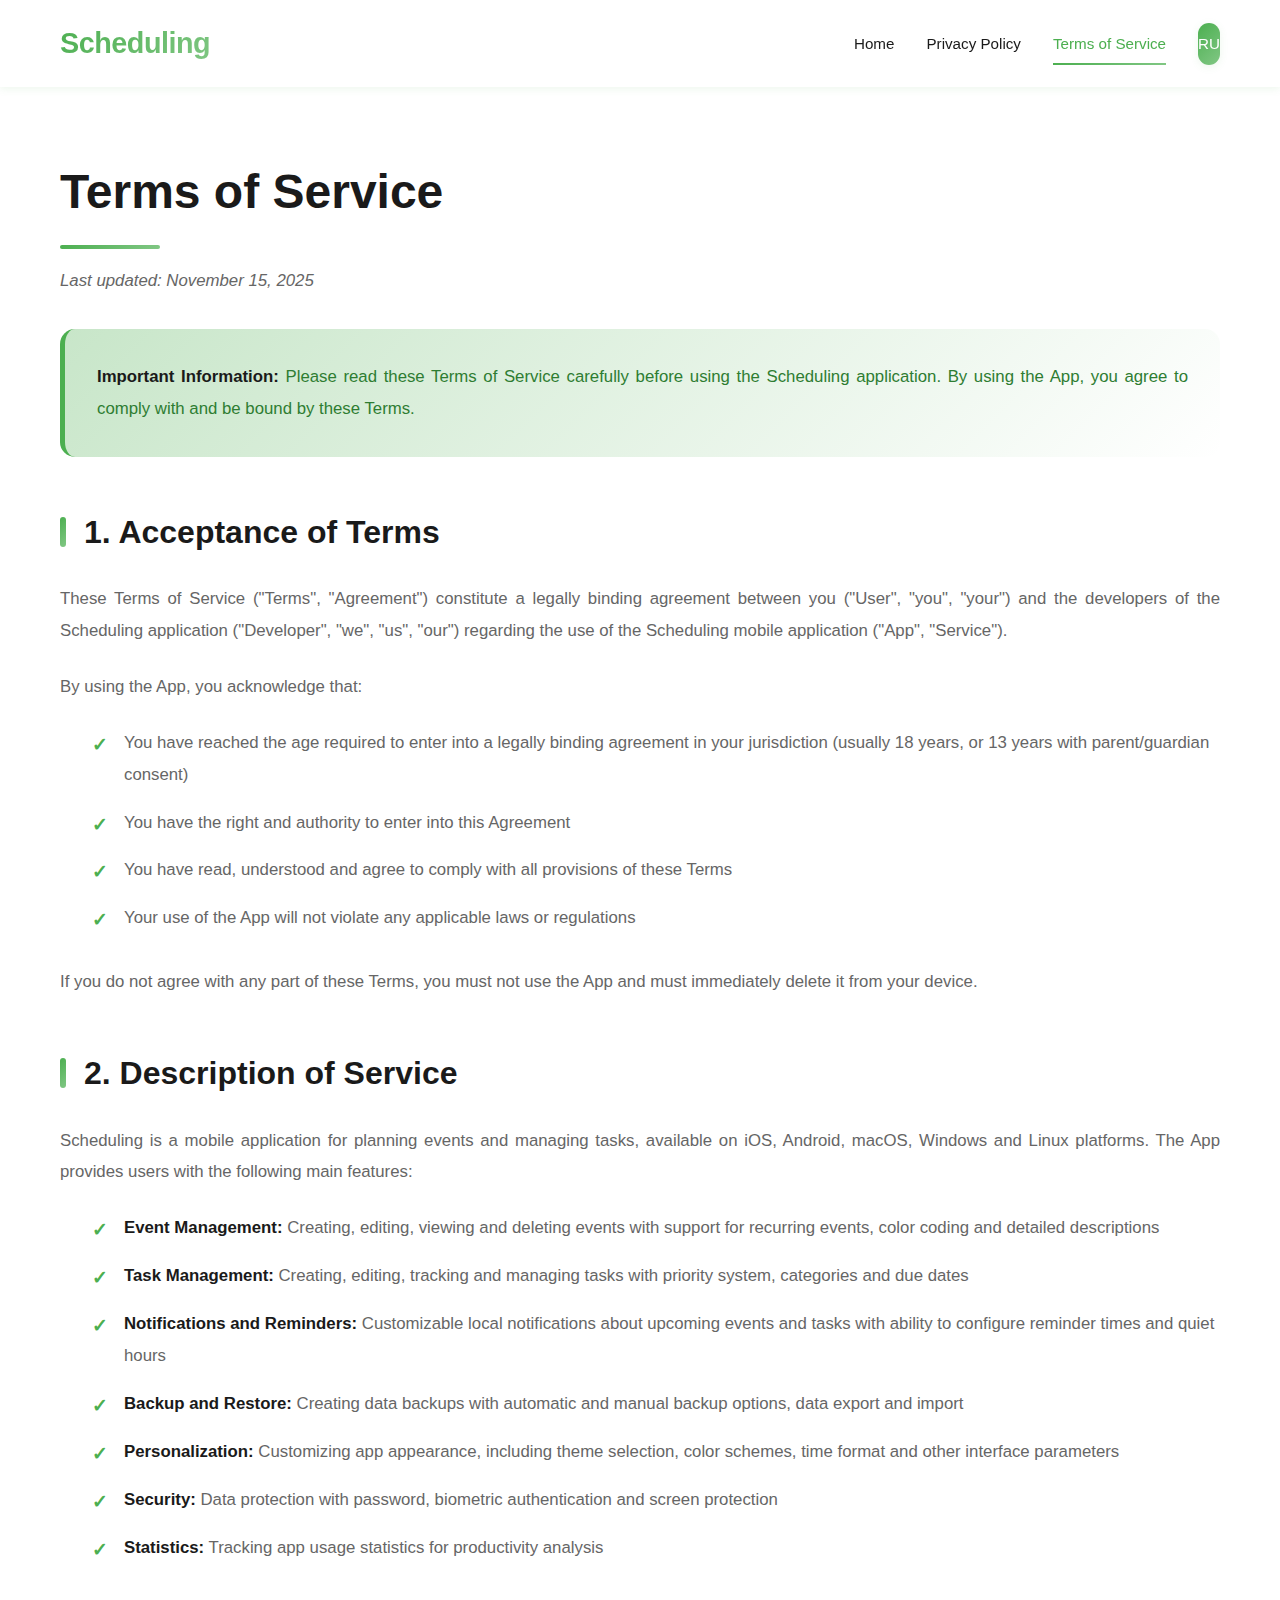
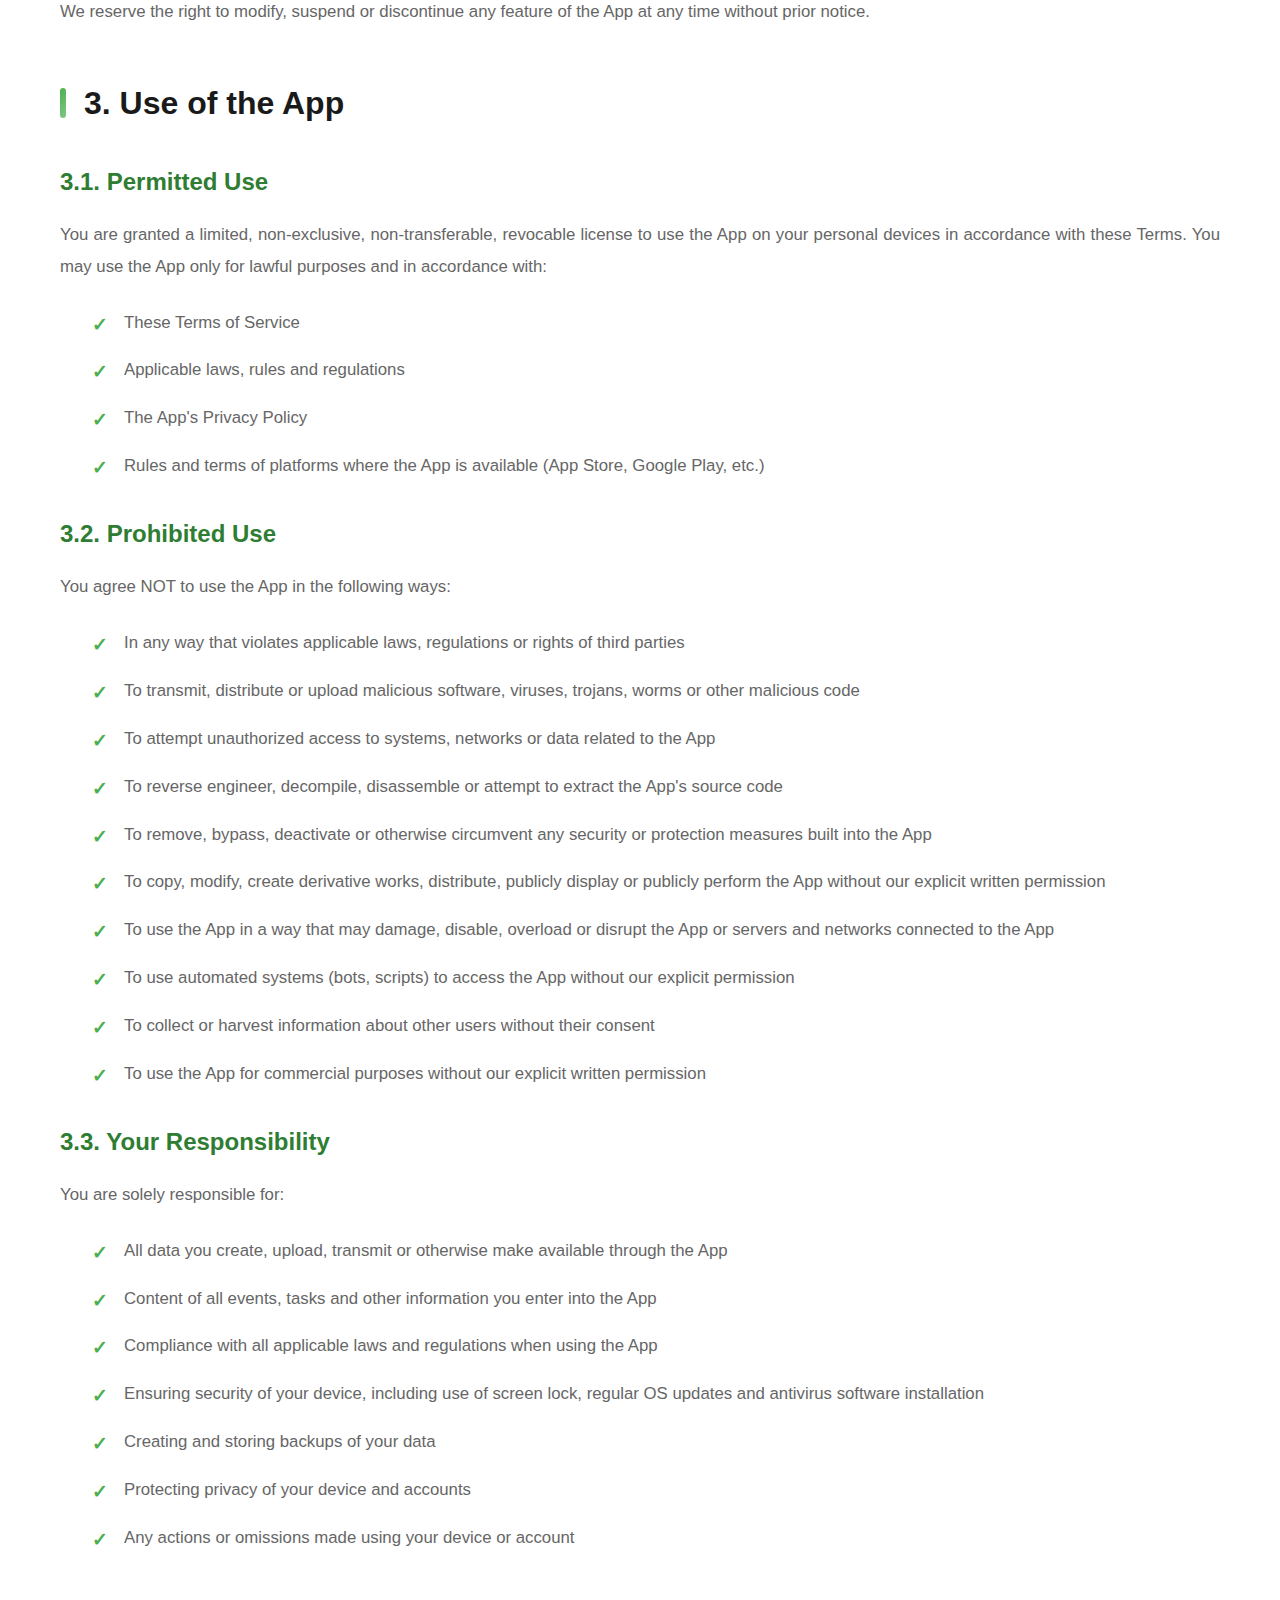
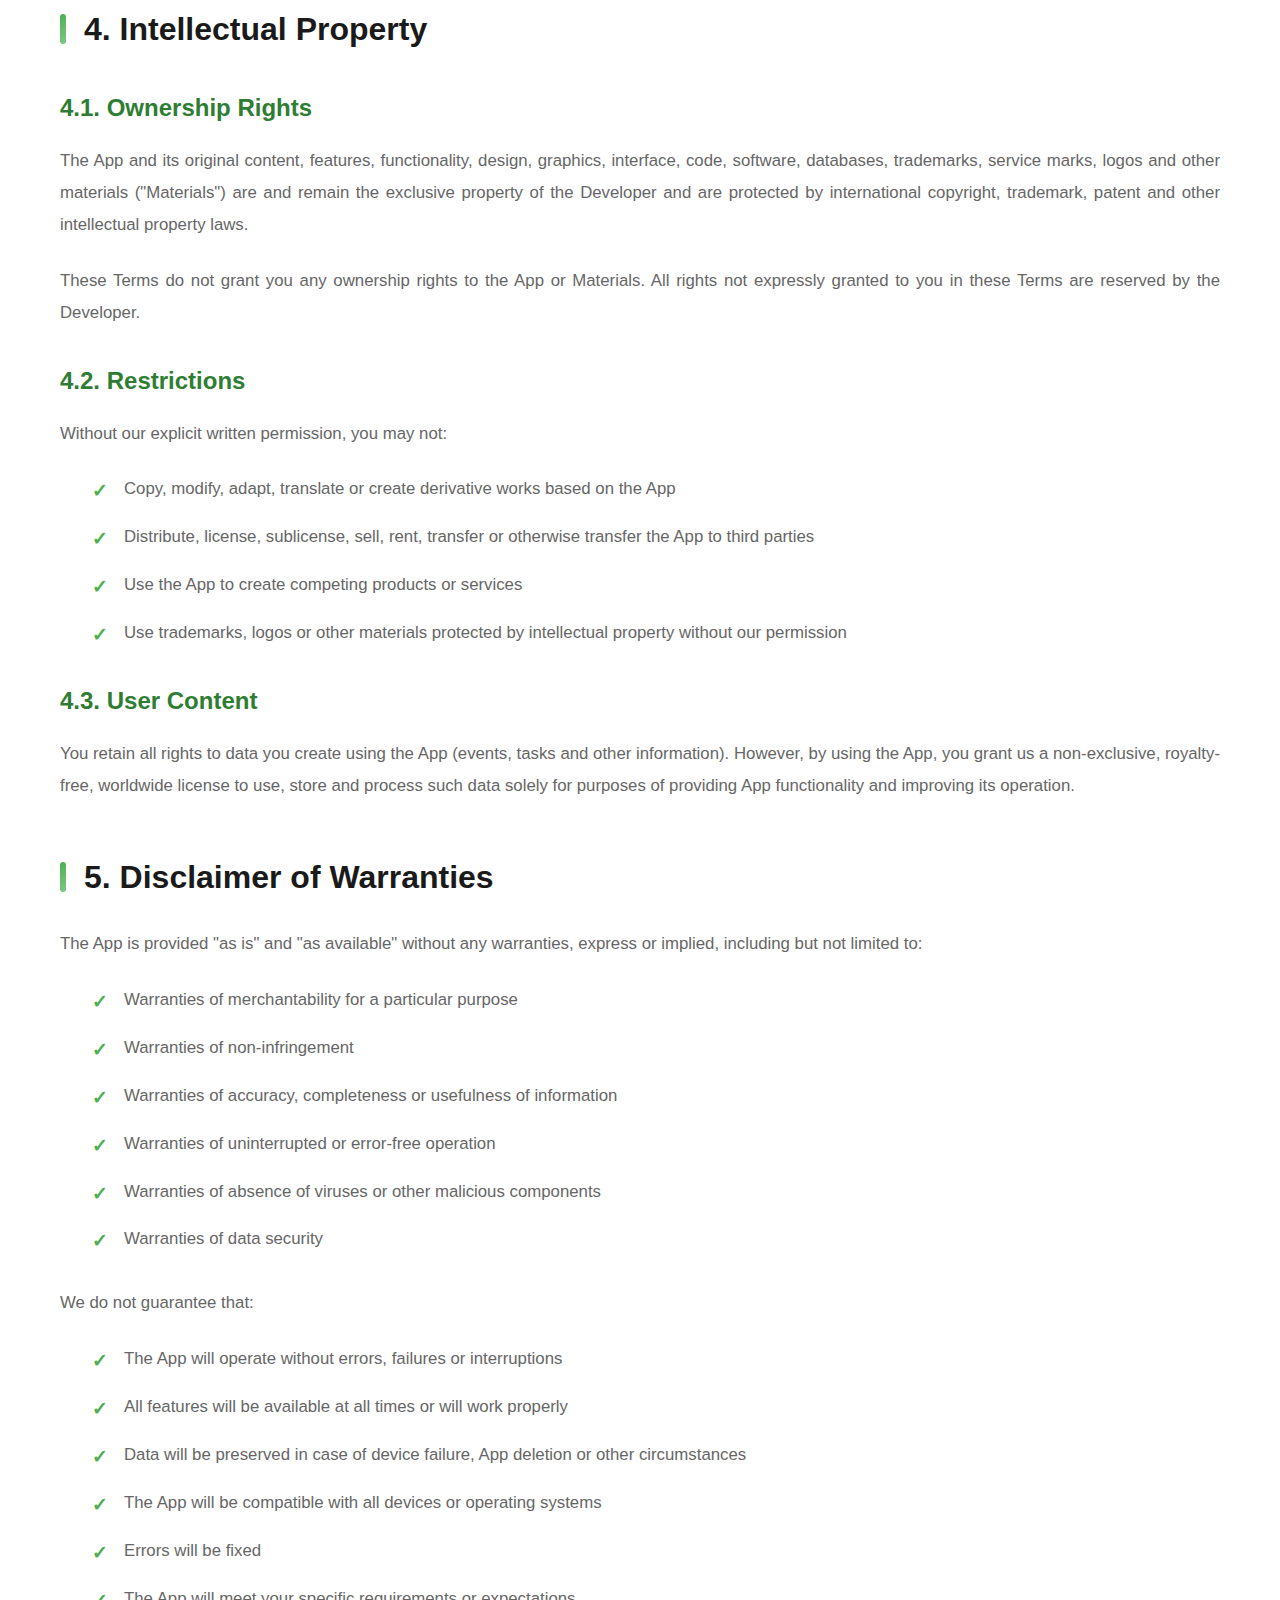
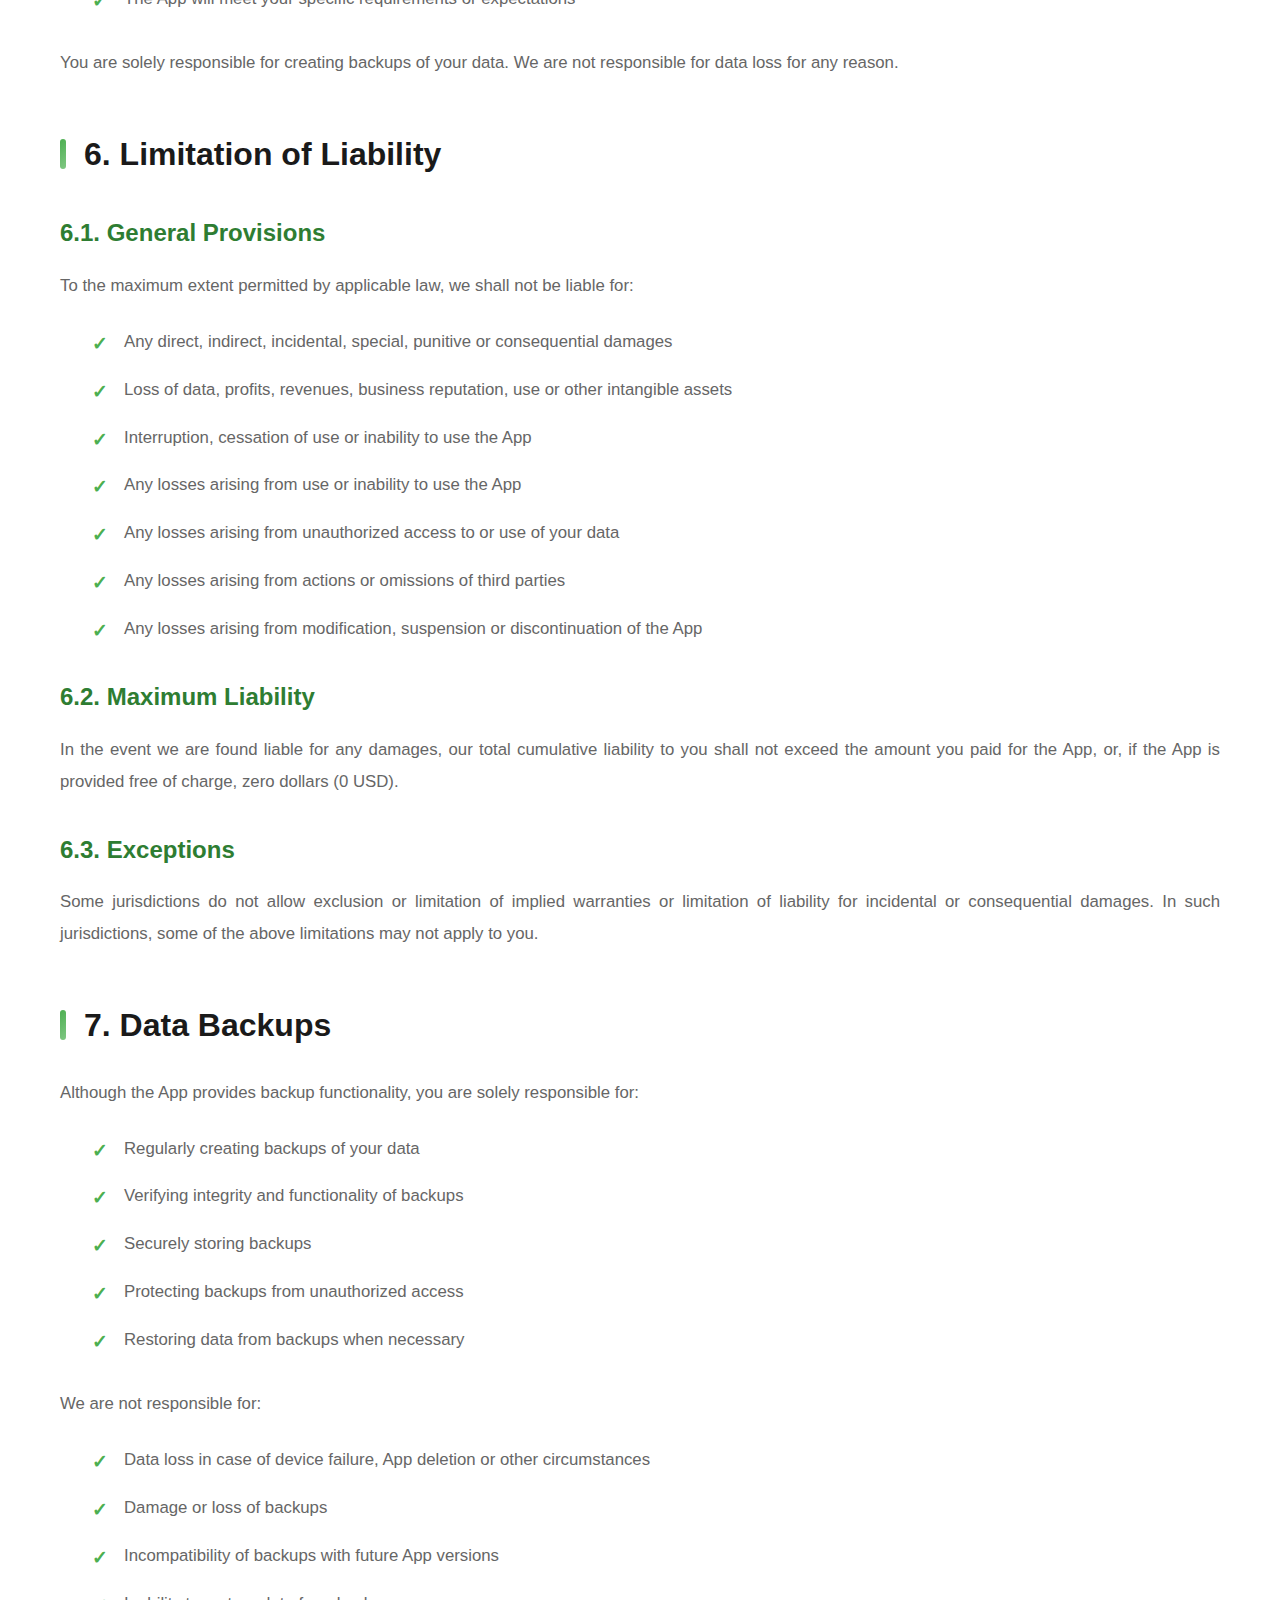
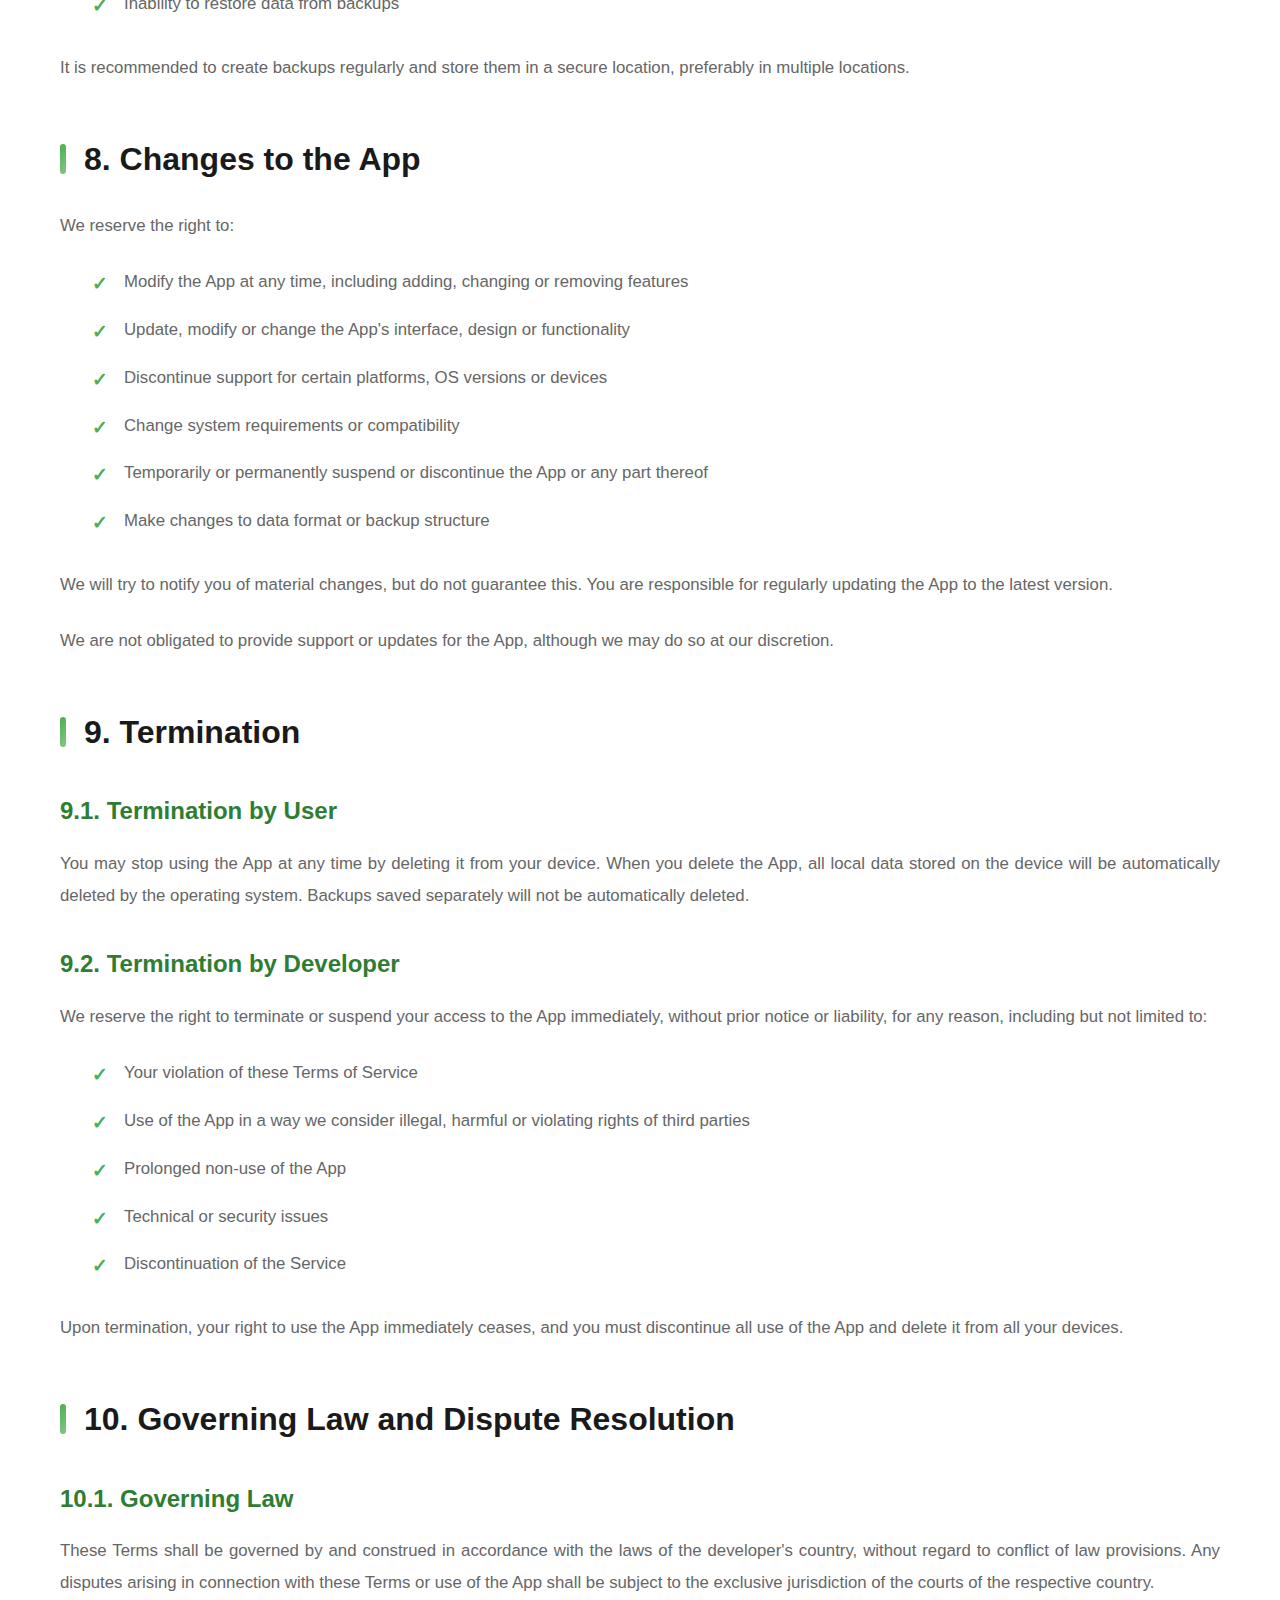
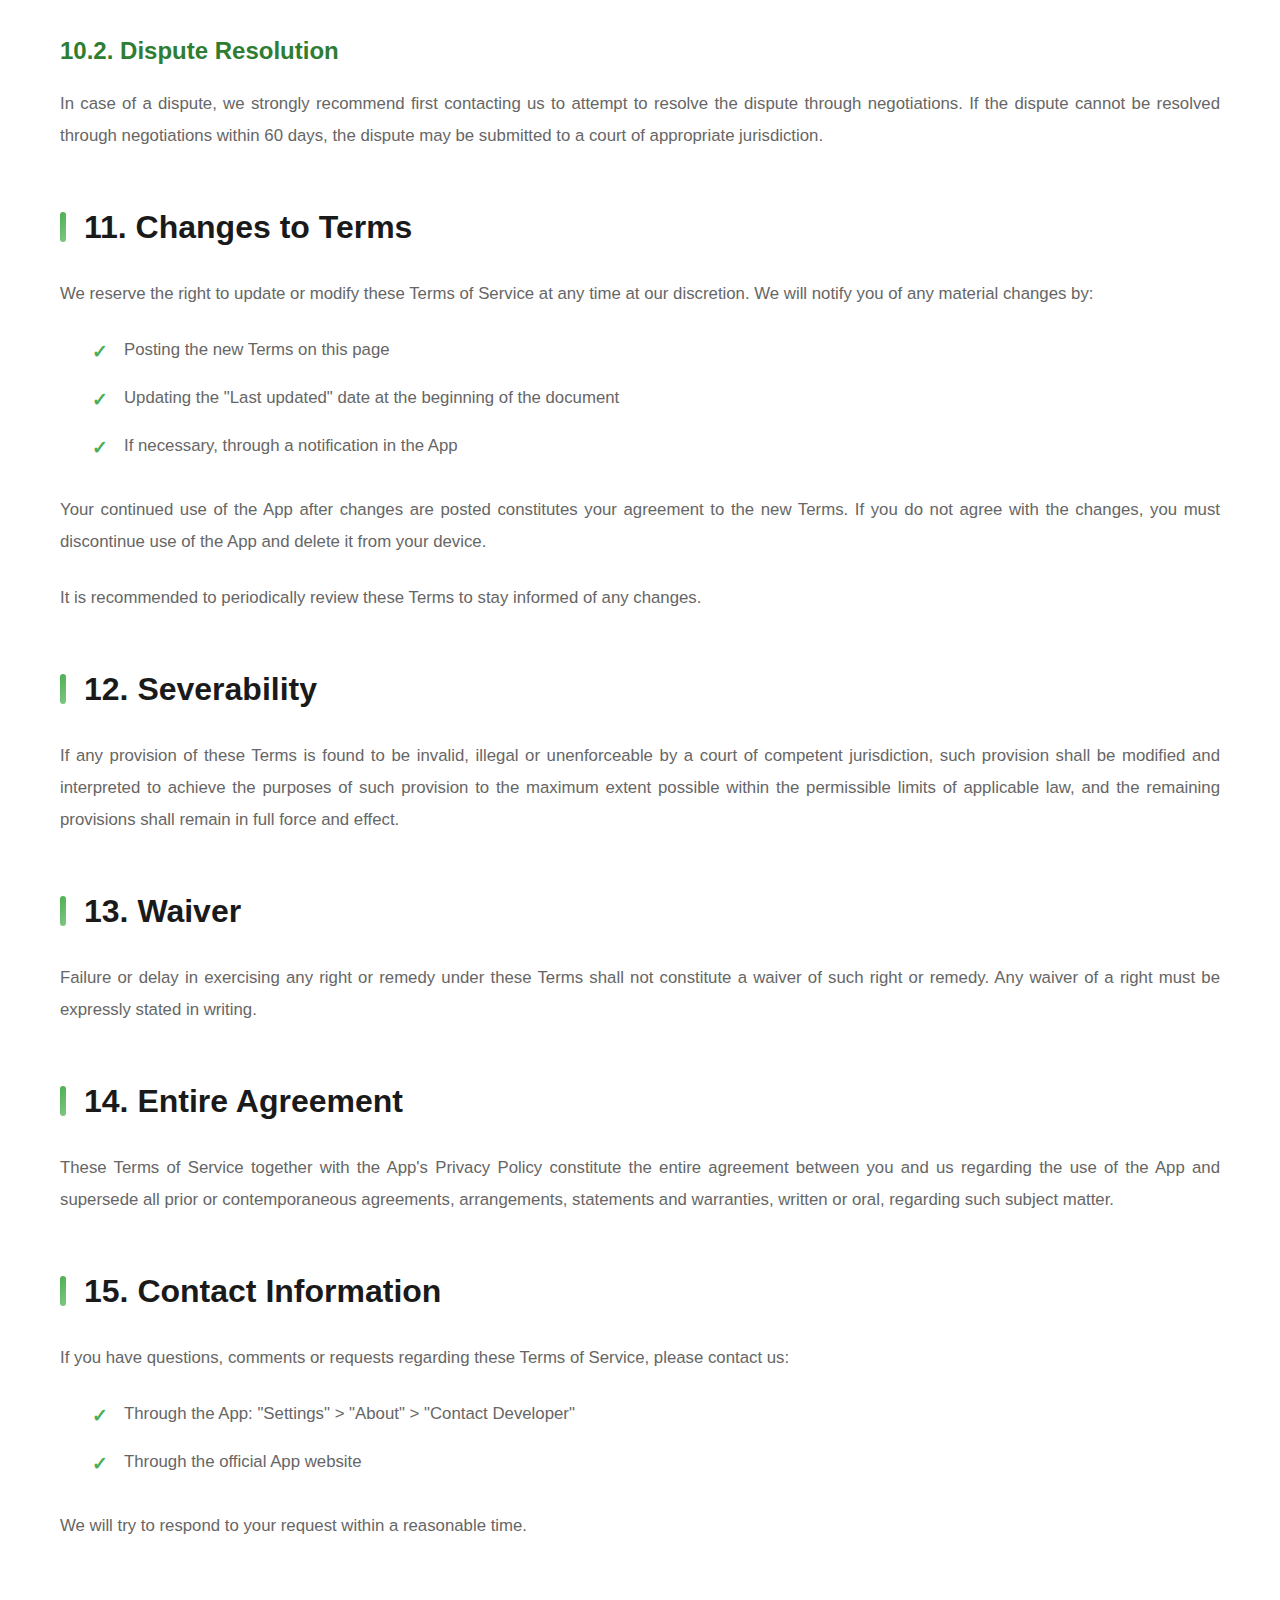
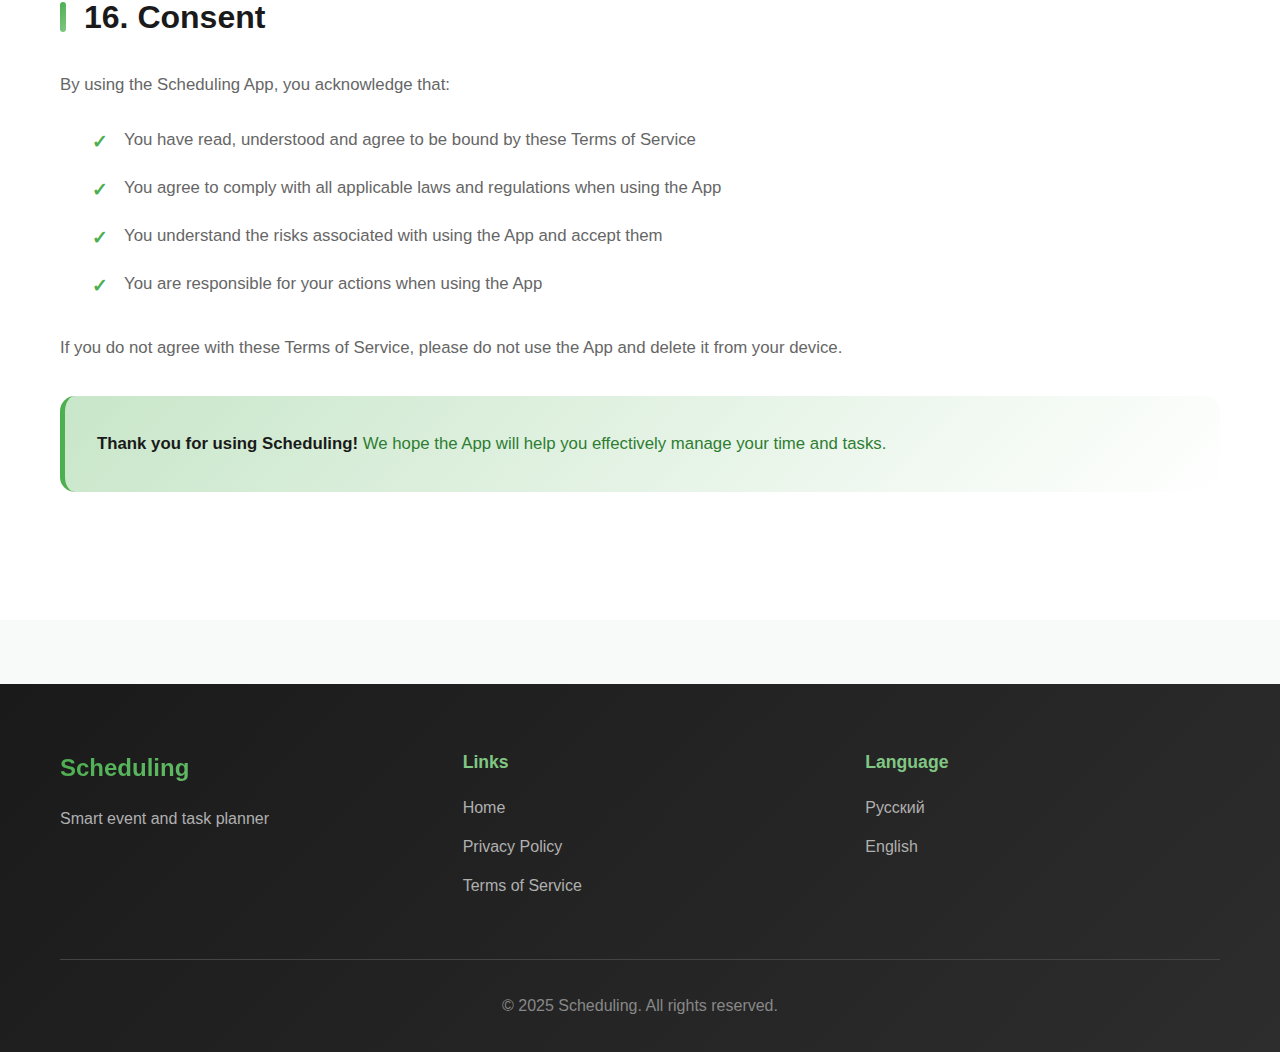
<file: terms-of-service-en.html>
<!DOCTYPE html>
<html lang="en">
<head>
    <meta charset="UTF-8">
    <meta name="viewport" content="width=device-width, initial-scale=1.0">
    <title>Terms of Service - Scheduling</title>
    <link rel="stylesheet" href="style.css">
</head>
<body>
    <header>
        <nav>
            <div class="container">
                <div class="nav-brand">
                    <h1>Scheduling</h1>
                </div>
                <div class="nav-links">
                    <a href="index-en.html">Home</a>
                    <a href="privacy-policy-en.html">Privacy Policy</a>
                    <a href="terms-of-service-en.html" class="active">Terms of Service</a>
                    <a href="terms-of-service.html" class="lang-switch">RU</a>
                </div>
            </div>
        </nav>
    </header>

    <main>
        <section class="content-page">
            <div class="container">
                <h1>Terms of Service</h1>
                <p class="last-updated">Last updated: November 15, 2025</p>

                <div class="content-highlight">
                    <p><strong>Important Information:</strong> Please read these Terms of Service carefully before using the Scheduling application. By using the App, you agree to comply with and be bound by these Terms.</p>
                </div>

                <h2>1. Acceptance of Terms</h2>
                <p>These Terms of Service ("Terms", "Agreement") constitute a legally binding agreement between you ("User", "you", "your") and the developers of the Scheduling application ("Developer", "we", "us", "our") regarding the use of the Scheduling mobile application ("App", "Service").</p>
                <p>By using the App, you acknowledge that:</p>
                <ul>
                    <li>You have reached the age required to enter into a legally binding agreement in your jurisdiction (usually 18 years, or 13 years with parent/guardian consent)</li>
                    <li>You have the right and authority to enter into this Agreement</li>
                    <li>You have read, understood and agree to comply with all provisions of these Terms</li>
                    <li>Your use of the App will not violate any applicable laws or regulations</li>
                </ul>
                <p>If you do not agree with any part of these Terms, you must not use the App and must immediately delete it from your device.</p>

                <h2>2. Description of Service</h2>
                <p>Scheduling is a mobile application for planning events and managing tasks, available on iOS, Android, macOS, Windows and Linux platforms. The App provides users with the following main features:</p>
                <ul>
                    <li><strong>Event Management:</strong> Creating, editing, viewing and deleting events with support for recurring events, color coding and detailed descriptions</li>
                    <li><strong>Task Management:</strong> Creating, editing, tracking and managing tasks with priority system, categories and due dates</li>
                    <li><strong>Notifications and Reminders:</strong> Customizable local notifications about upcoming events and tasks with ability to configure reminder times and quiet hours</li>
                    <li><strong>Backup and Restore:</strong> Creating data backups with automatic and manual backup options, data export and import</li>
                    <li><strong>Personalization:</strong> Customizing app appearance, including theme selection, color schemes, time format and other interface parameters</li>
                    <li><strong>Security:</strong> Data protection with password, biometric authentication and screen protection</li>
                    <li><strong>Statistics:</strong> Tracking app usage statistics for productivity analysis</li>
                </ul>
                <p>We reserve the right to modify, suspend or discontinue any feature of the App at any time without prior notice.</p>

                <h2>3. Use of the App</h2>
                <h3>3.1. Permitted Use</h3>
                <p>You are granted a limited, non-exclusive, non-transferable, revocable license to use the App on your personal devices in accordance with these Terms. You may use the App only for lawful purposes and in accordance with:</p>
                <ul>
                    <li>These Terms of Service</li>
                    <li>Applicable laws, rules and regulations</li>
                    <li>The App's Privacy Policy</li>
                    <li>Rules and terms of platforms where the App is available (App Store, Google Play, etc.)</li>
                </ul>

                <h3>3.2. Prohibited Use</h3>
                <p>You agree NOT to use the App in the following ways:</p>
                <ul>
                    <li>In any way that violates applicable laws, regulations or rights of third parties</li>
                    <li>To transmit, distribute or upload malicious software, viruses, trojans, worms or other malicious code</li>
                    <li>To attempt unauthorized access to systems, networks or data related to the App</li>
                    <li>To reverse engineer, decompile, disassemble or attempt to extract the App's source code</li>
                    <li>To remove, bypass, deactivate or otherwise circumvent any security or protection measures built into the App</li>
                    <li>To copy, modify, create derivative works, distribute, publicly display or publicly perform the App without our explicit written permission</li>
                    <li>To use the App in a way that may damage, disable, overload or disrupt the App or servers and networks connected to the App</li>
                    <li>To use automated systems (bots, scripts) to access the App without our explicit permission</li>
                    <li>To collect or harvest information about other users without their consent</li>
                    <li>To use the App for commercial purposes without our explicit written permission</li>
                </ul>

                <h3>3.3. Your Responsibility</h3>
                <p>You are solely responsible for:</p>
                <ul>
                    <li>All data you create, upload, transmit or otherwise make available through the App</li>
                    <li>Content of all events, tasks and other information you enter into the App</li>
                    <li>Compliance with all applicable laws and regulations when using the App</li>
                    <li>Ensuring security of your device, including use of screen lock, regular OS updates and antivirus software installation</li>
                    <li>Creating and storing backups of your data</li>
                    <li>Protecting privacy of your device and accounts</li>
                    <li>Any actions or omissions made using your device or account</li>
                </ul>

                <h2>4. Intellectual Property</h2>
                <h3>4.1. Ownership Rights</h3>
                <p>The App and its original content, features, functionality, design, graphics, interface, code, software, databases, trademarks, service marks, logos and other materials ("Materials") are and remain the exclusive property of the Developer and are protected by international copyright, trademark, patent and other intellectual property laws.</p>
                <p>These Terms do not grant you any ownership rights to the App or Materials. All rights not expressly granted to you in these Terms are reserved by the Developer.</p>

                <h3>4.2. Restrictions</h3>
                <p>Without our explicit written permission, you may not:</p>
                <ul>
                    <li>Copy, modify, adapt, translate or create derivative works based on the App</li>
                    <li>Distribute, license, sublicense, sell, rent, transfer or otherwise transfer the App to third parties</li>
                    <li>Use the App to create competing products or services</li>
                    <li>Use trademarks, logos or other materials protected by intellectual property without our permission</li>
                </ul>

                <h3>4.3. User Content</h3>
                <p>You retain all rights to data you create using the App (events, tasks and other information). However, by using the App, you grant us a non-exclusive, royalty-free, worldwide license to use, store and process such data solely for purposes of providing App functionality and improving its operation.</p>

                <h2>5. Disclaimer of Warranties</h2>
                <p>The App is provided "as is" and "as available" without any warranties, express or implied, including but not limited to:</p>
                <ul>
                    <li>Warranties of merchantability for a particular purpose</li>
                    <li>Warranties of non-infringement</li>
                    <li>Warranties of accuracy, completeness or usefulness of information</li>
                    <li>Warranties of uninterrupted or error-free operation</li>
                    <li>Warranties of absence of viruses or other malicious components</li>
                    <li>Warranties of data security</li>
                </ul>
                <p>We do not guarantee that:</p>
                <ul>
                    <li>The App will operate without errors, failures or interruptions</li>
                    <li>All features will be available at all times or will work properly</li>
                    <li>Data will be preserved in case of device failure, App deletion or other circumstances</li>
                    <li>The App will be compatible with all devices or operating systems</li>
                    <li>Errors will be fixed</li>
                    <li>The App will meet your specific requirements or expectations</li>
                </ul>
                <p>You are solely responsible for creating backups of your data. We are not responsible for data loss for any reason.</p>

                <h2>6. Limitation of Liability</h2>
                <h3>6.1. General Provisions</h3>
                <p>To the maximum extent permitted by applicable law, we shall not be liable for:</p>
                <ul>
                    <li>Any direct, indirect, incidental, special, punitive or consequential damages</li>
                    <li>Loss of data, profits, revenues, business reputation, use or other intangible assets</li>
                    <li>Interruption, cessation of use or inability to use the App</li>
                    <li>Any losses arising from use or inability to use the App</li>
                    <li>Any losses arising from unauthorized access to or use of your data</li>
                    <li>Any losses arising from actions or omissions of third parties</li>
                    <li>Any losses arising from modification, suspension or discontinuation of the App</li>
                </ul>

                <h3>6.2. Maximum Liability</h3>
                <p>In the event we are found liable for any damages, our total cumulative liability to you shall not exceed the amount you paid for the App, or, if the App is provided free of charge, zero dollars (0 USD).</p>

                <h3>6.3. Exceptions</h3>
                <p>Some jurisdictions do not allow exclusion or limitation of implied warranties or limitation of liability for incidental or consequential damages. In such jurisdictions, some of the above limitations may not apply to you.</p>

                <h2>7. Data Backups</h2>
                <p>Although the App provides backup functionality, you are solely responsible for:</p>
                <ul>
                    <li>Regularly creating backups of your data</li>
                    <li>Verifying integrity and functionality of backups</li>
                    <li>Securely storing backups</li>
                    <li>Protecting backups from unauthorized access</li>
                    <li>Restoring data from backups when necessary</li>
                </ul>
                <p>We are not responsible for:</p>
                <ul>
                    <li>Data loss in case of device failure, App deletion or other circumstances</li>
                    <li>Damage or loss of backups</li>
                    <li>Incompatibility of backups with future App versions</li>
                    <li>Inability to restore data from backups</li>
                </ul>
                <p>It is recommended to create backups regularly and store them in a secure location, preferably in multiple locations.</p>

                <h2>8. Changes to the App</h2>
                <p>We reserve the right to:</p>
                <ul>
                    <li>Modify the App at any time, including adding, changing or removing features</li>
                    <li>Update, modify or change the App's interface, design or functionality</li>
                    <li>Discontinue support for certain platforms, OS versions or devices</li>
                    <li>Change system requirements or compatibility</li>
                    <li>Temporarily or permanently suspend or discontinue the App or any part thereof</li>
                    <li>Make changes to data format or backup structure</li>
                </ul>
                <p>We will try to notify you of material changes, but do not guarantee this. You are responsible for regularly updating the App to the latest version.</p>
                <p>We are not obligated to provide support or updates for the App, although we may do so at our discretion.</p>

                <h2>9. Termination</h2>
                <h3>9.1. Termination by User</h3>
                <p>You may stop using the App at any time by deleting it from your device. When you delete the App, all local data stored on the device will be automatically deleted by the operating system. Backups saved separately will not be automatically deleted.</p>

                <h3>9.2. Termination by Developer</h3>
                <p>We reserve the right to terminate or suspend your access to the App immediately, without prior notice or liability, for any reason, including but not limited to:</p>
                <ul>
                    <li>Your violation of these Terms of Service</li>
                    <li>Use of the App in a way we consider illegal, harmful or violating rights of third parties</li>
                    <li>Prolonged non-use of the App</li>
                    <li>Technical or security issues</li>
                    <li>Discontinuation of the Service</li>
                </ul>
                <p>Upon termination, your right to use the App immediately ceases, and you must discontinue all use of the App and delete it from all your devices.</p>

                <h2>10. Governing Law and Dispute Resolution</h2>
                <h3>10.1. Governing Law</h3>
                <p>These Terms shall be governed by and construed in accordance with the laws of the developer's country, without regard to conflict of law provisions. Any disputes arising in connection with these Terms or use of the App shall be subject to the exclusive jurisdiction of the courts of the respective country.</p>

                <h3>10.2. Dispute Resolution</h3>
                <p>In case of a dispute, we strongly recommend first contacting us to attempt to resolve the dispute through negotiations. If the dispute cannot be resolved through negotiations within 60 days, the dispute may be submitted to a court of appropriate jurisdiction.</p>

                <h2>11. Changes to Terms</h2>
                <p>We reserve the right to update or modify these Terms of Service at any time at our discretion. We will notify you of any material changes by:</p>
                <ul>
                    <li>Posting the new Terms on this page</li>
                    <li>Updating the "Last updated" date at the beginning of the document</li>
                    <li>If necessary, through a notification in the App</li>
                </ul>
                <p>Your continued use of the App after changes are posted constitutes your agreement to the new Terms. If you do not agree with the changes, you must discontinue use of the App and delete it from your device.</p>
                <p>It is recommended to periodically review these Terms to stay informed of any changes.</p>

                <h2>12. Severability</h2>
                <p>If any provision of these Terms is found to be invalid, illegal or unenforceable by a court of competent jurisdiction, such provision shall be modified and interpreted to achieve the purposes of such provision to the maximum extent possible within the permissible limits of applicable law, and the remaining provisions shall remain in full force and effect.</p>

                <h2>13. Waiver</h2>
                <p>Failure or delay in exercising any right or remedy under these Terms shall not constitute a waiver of such right or remedy. Any waiver of a right must be expressly stated in writing.</p>

                <h2>14. Entire Agreement</h2>
                <p>These Terms of Service together with the App's Privacy Policy constitute the entire agreement between you and us regarding the use of the App and supersede all prior or contemporaneous agreements, arrangements, statements and warranties, written or oral, regarding such subject matter.</p>

                <h2>15. Contact Information</h2>
                <p>If you have questions, comments or requests regarding these Terms of Service, please contact us:</p>
                <ul>
                    <li>Through the App: "Settings" > "About" > "Contact Developer"</li>
                    <li>Through the official App website</li>
                </ul>
                <p>We will try to respond to your request within a reasonable time.</p>

                <h2>16. Consent</h2>
                <p>By using the Scheduling App, you acknowledge that:</p>
                <ul>
                    <li>You have read, understood and agree to be bound by these Terms of Service</li>
                    <li>You agree to comply with all applicable laws and regulations when using the App</li>
                    <li>You understand the risks associated with using the App and accept them</li>
                    <li>You are responsible for your actions when using the App</li>
                </ul>
                <p>If you do not agree with these Terms of Service, please do not use the App and delete it from your device.</p>

                <div class="content-highlight">
                    <p><strong>Thank you for using Scheduling!</strong> We hope the App will help you effectively manage your time and tasks.</p>
                </div>
            </div>
        </section>
    </main>

    <footer>
        <div class="container">
            <div class="footer-content">
                <div class="footer-section">
                    <h3>Scheduling</h3>
                    <p>Smart event and task planner</p>
                </div>
                <div class="footer-section">
                    <h4>Links</h4>
                    <ul>
                        <li><a href="index-en.html">Home</a></li>
                        <li><a href="privacy-policy-en.html">Privacy Policy</a></li>
                        <li><a href="terms-of-service-en.html">Terms of Service</a></li>
                    </ul>
                </div>
                <div class="footer-section">
                    <h4>Language</h4>
                    <ul>
                        <li><a href="terms-of-service.html">Русский</a></li>
                        <li><a href="terms-of-service-en.html">English</a></li>
                    </ul>
                </div>
            </div>
            <div class="footer-bottom">
                <p>&copy; 2025 Scheduling. All rights reserved.</p>
            </div>
        </div>
    </footer>
</body>
</html>
</file>
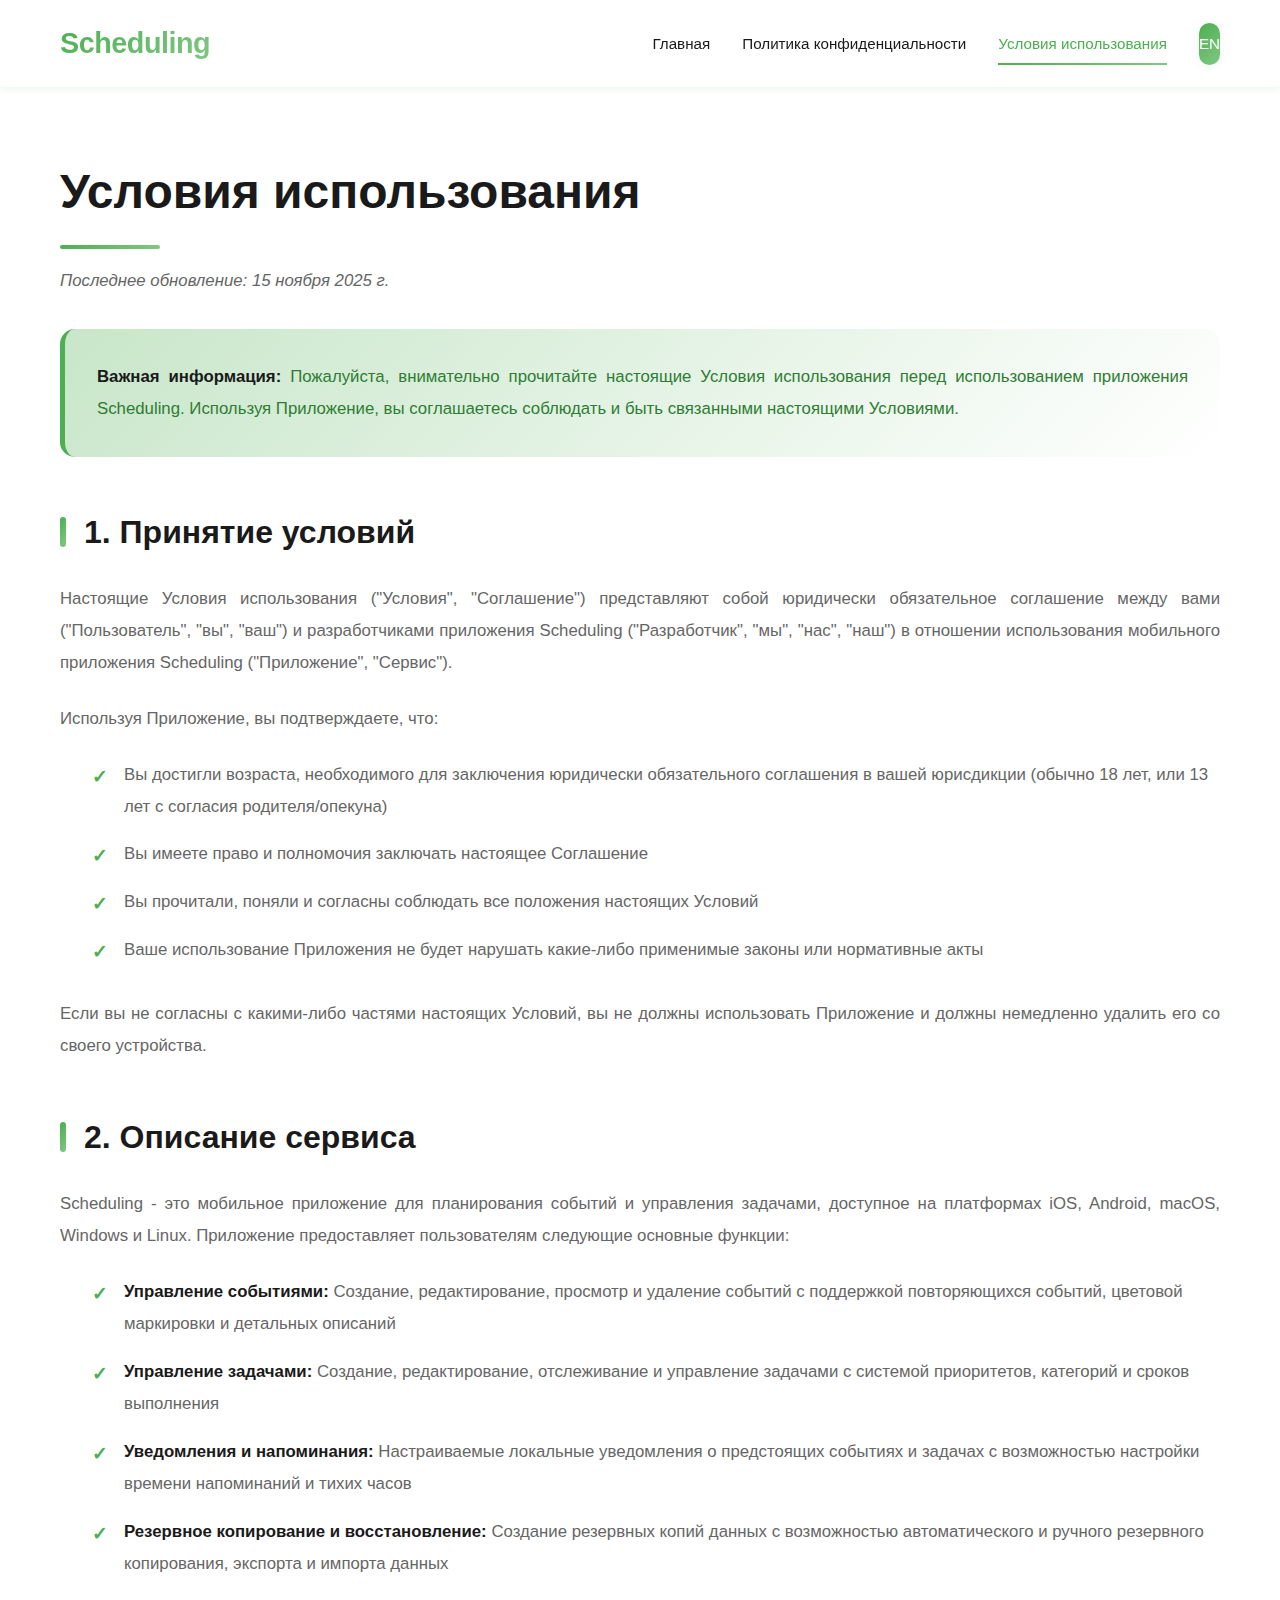
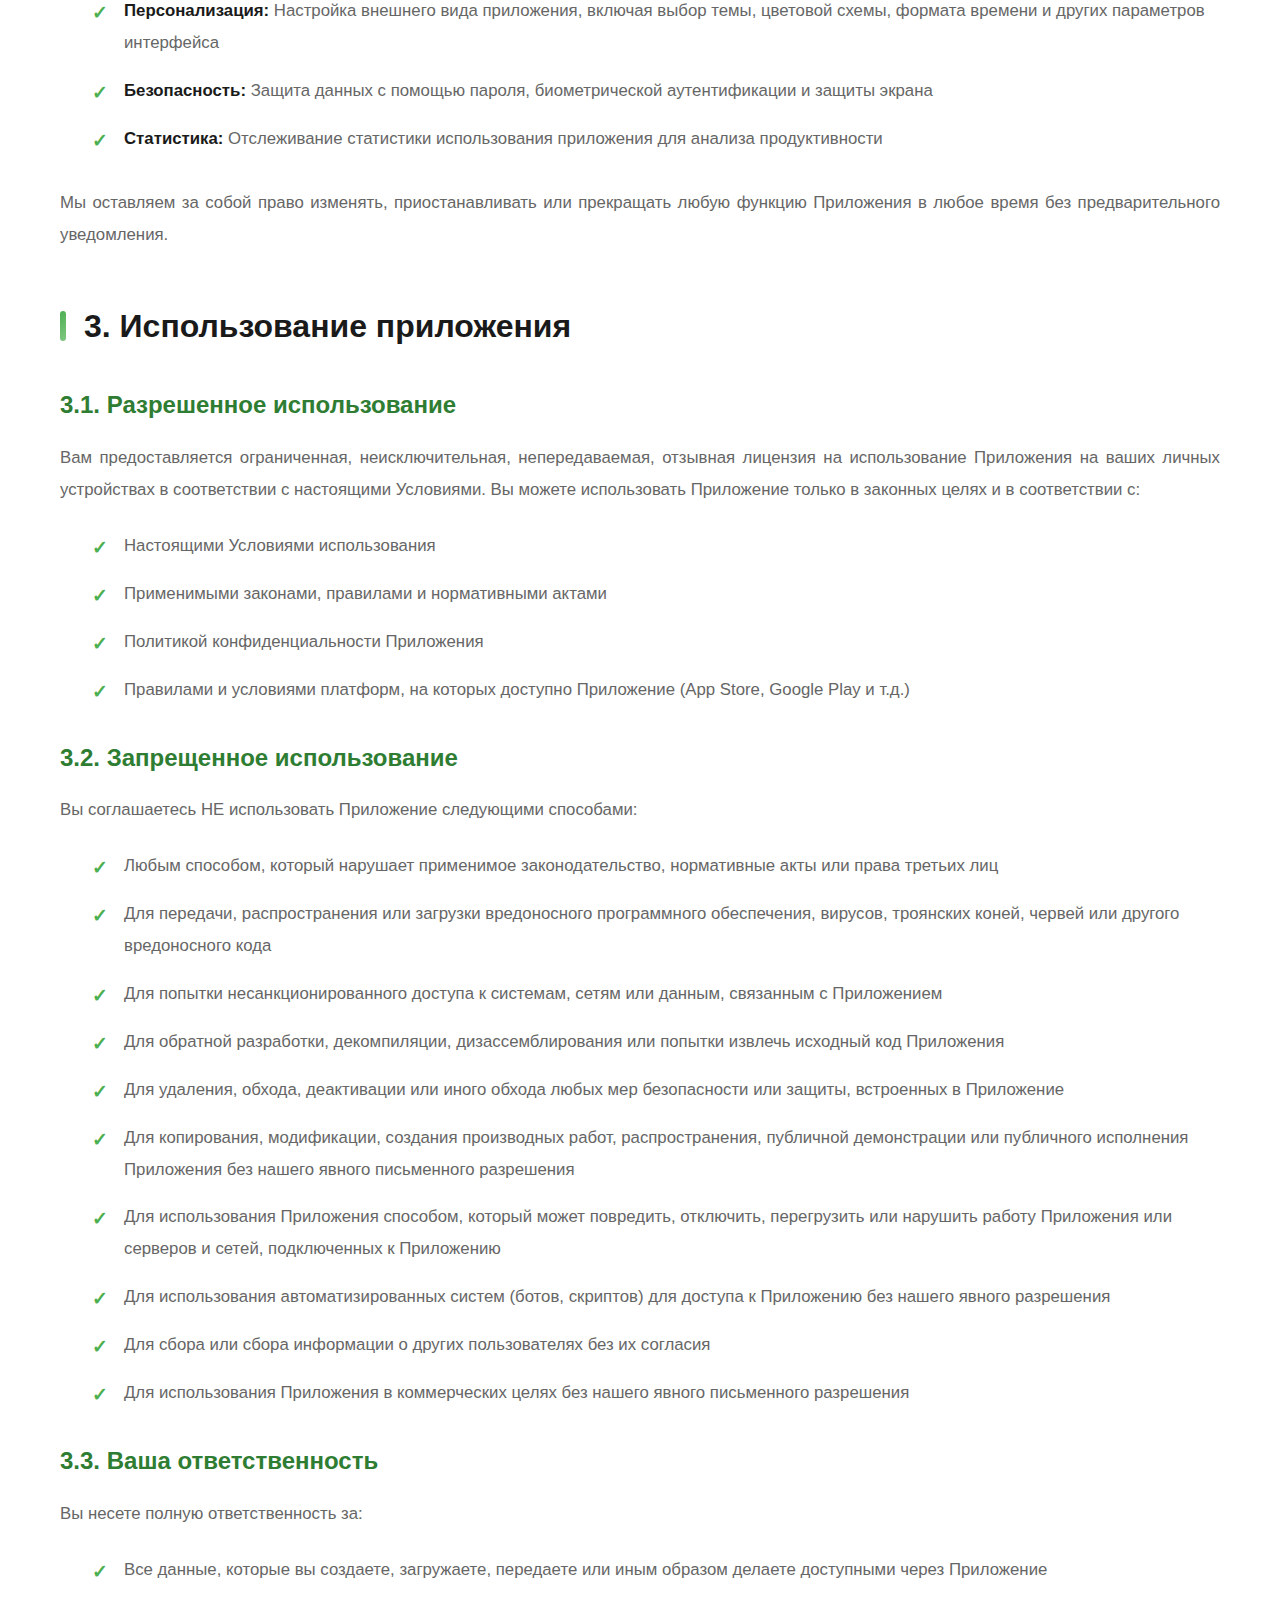
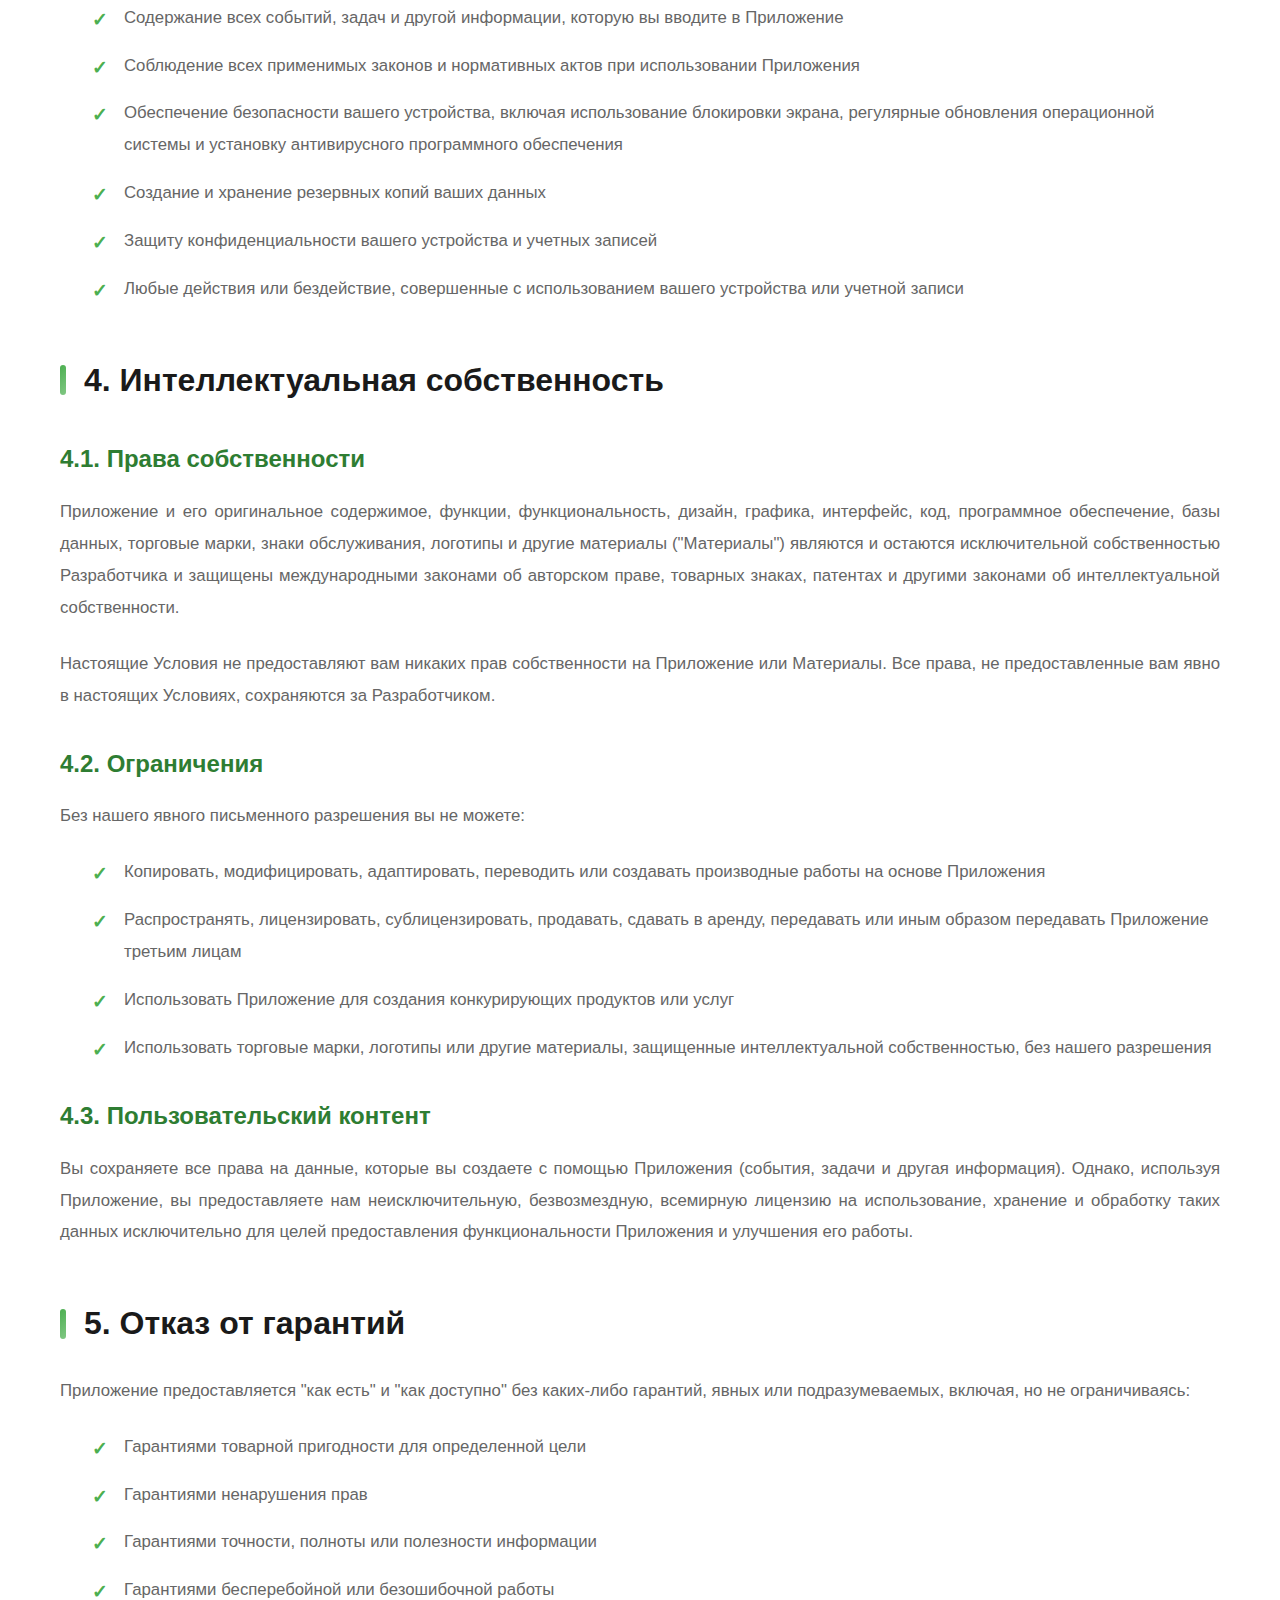
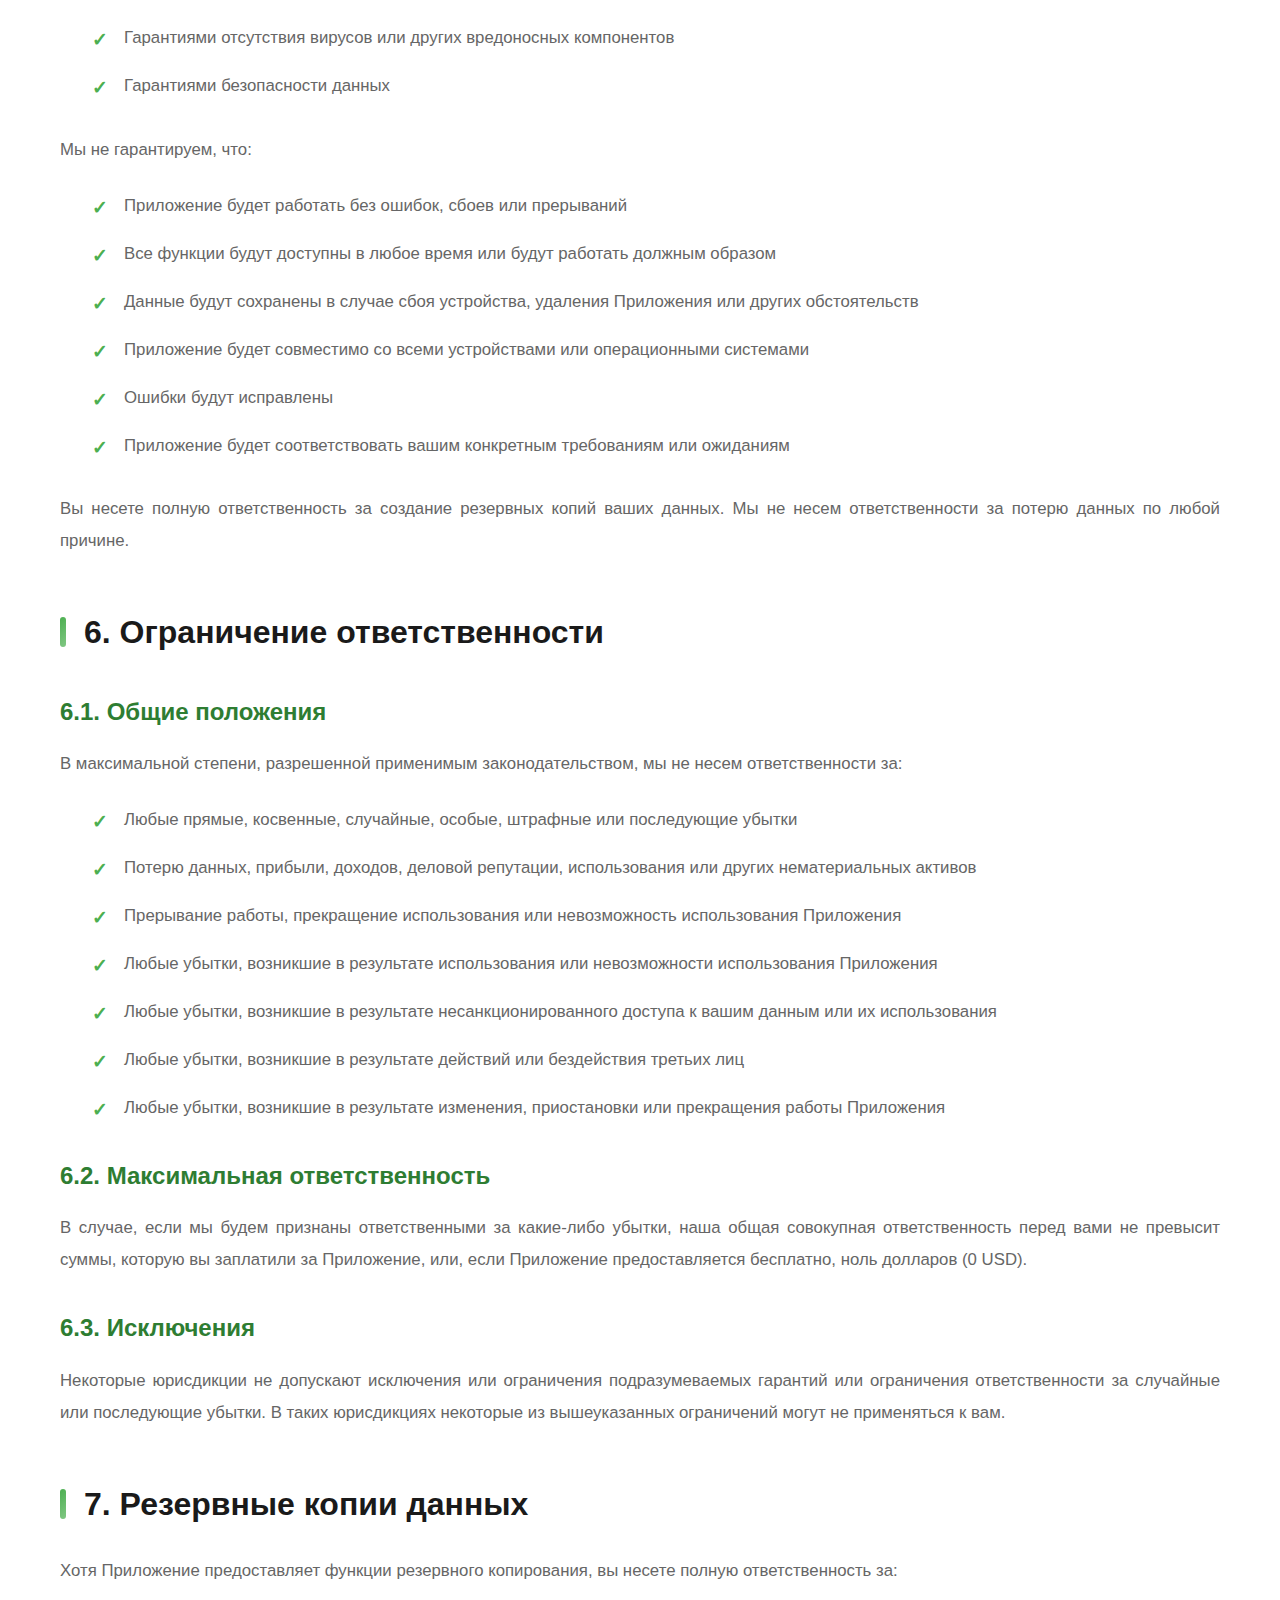
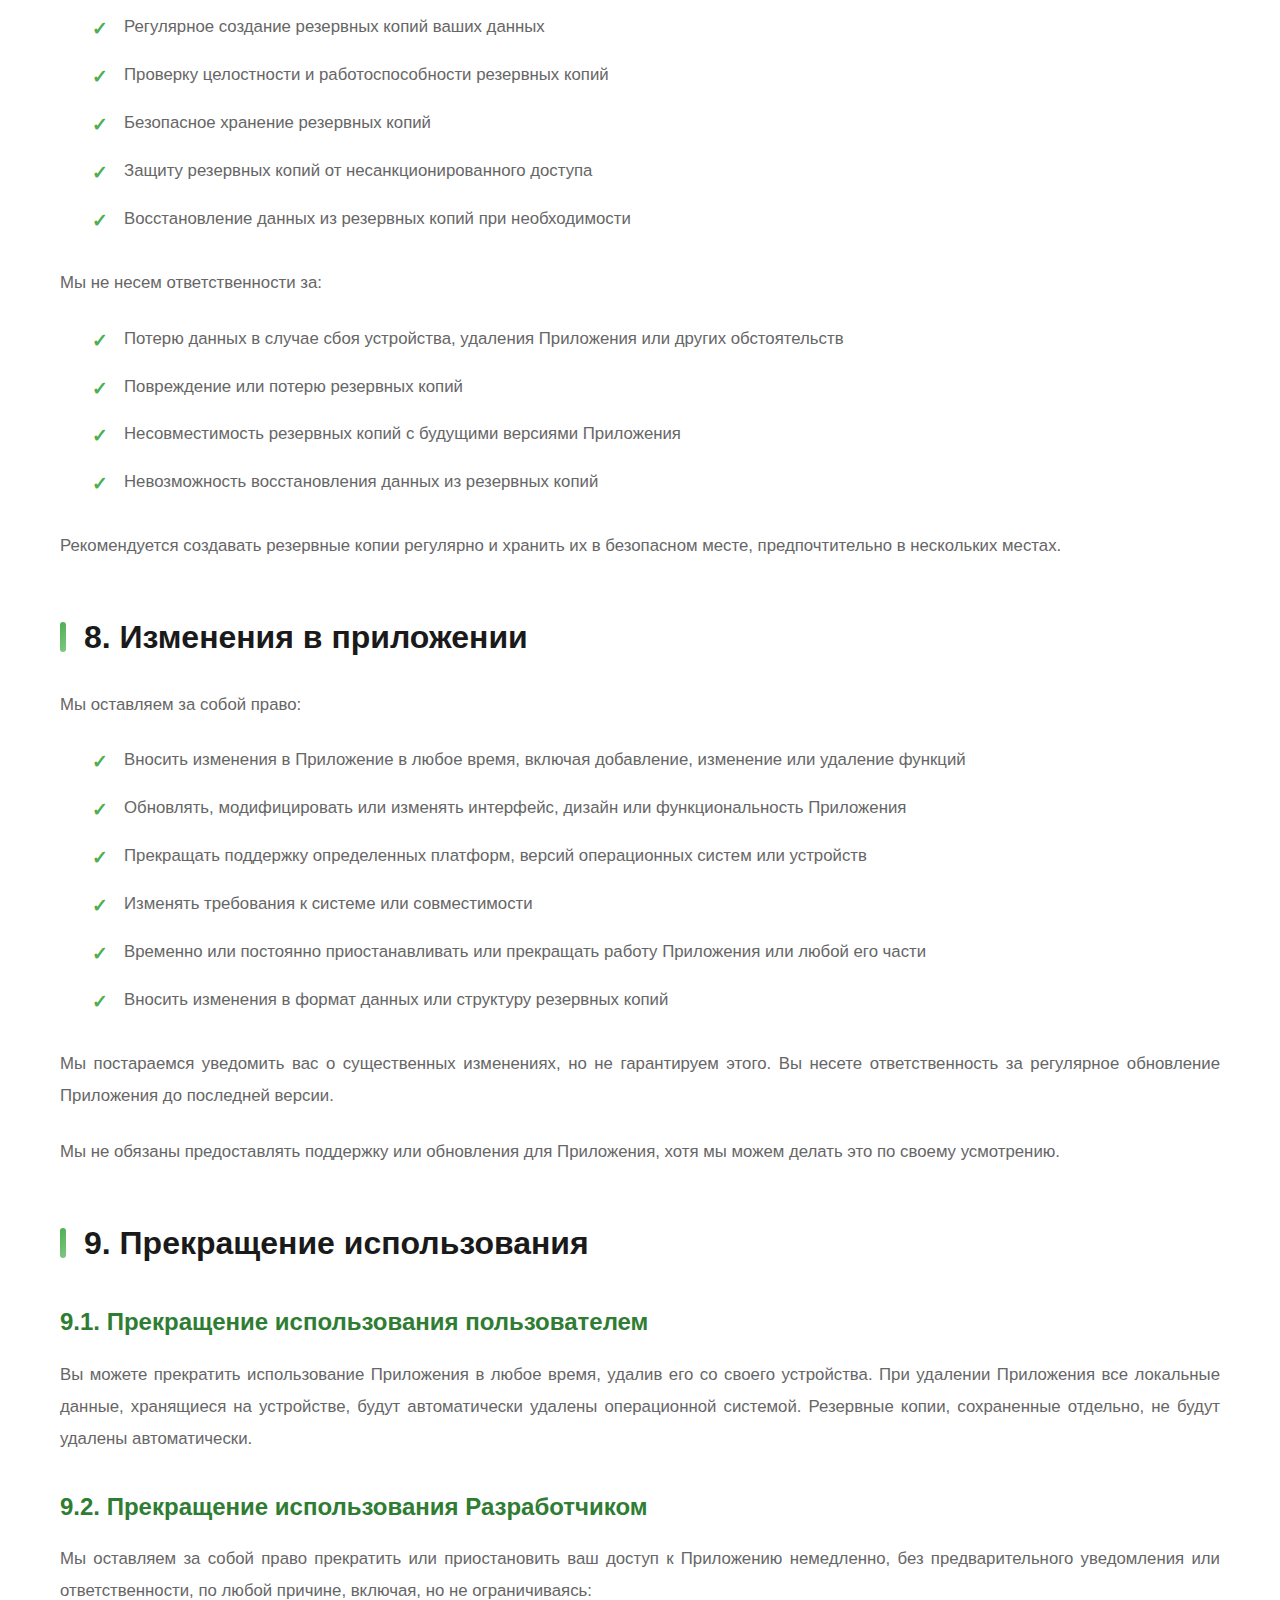
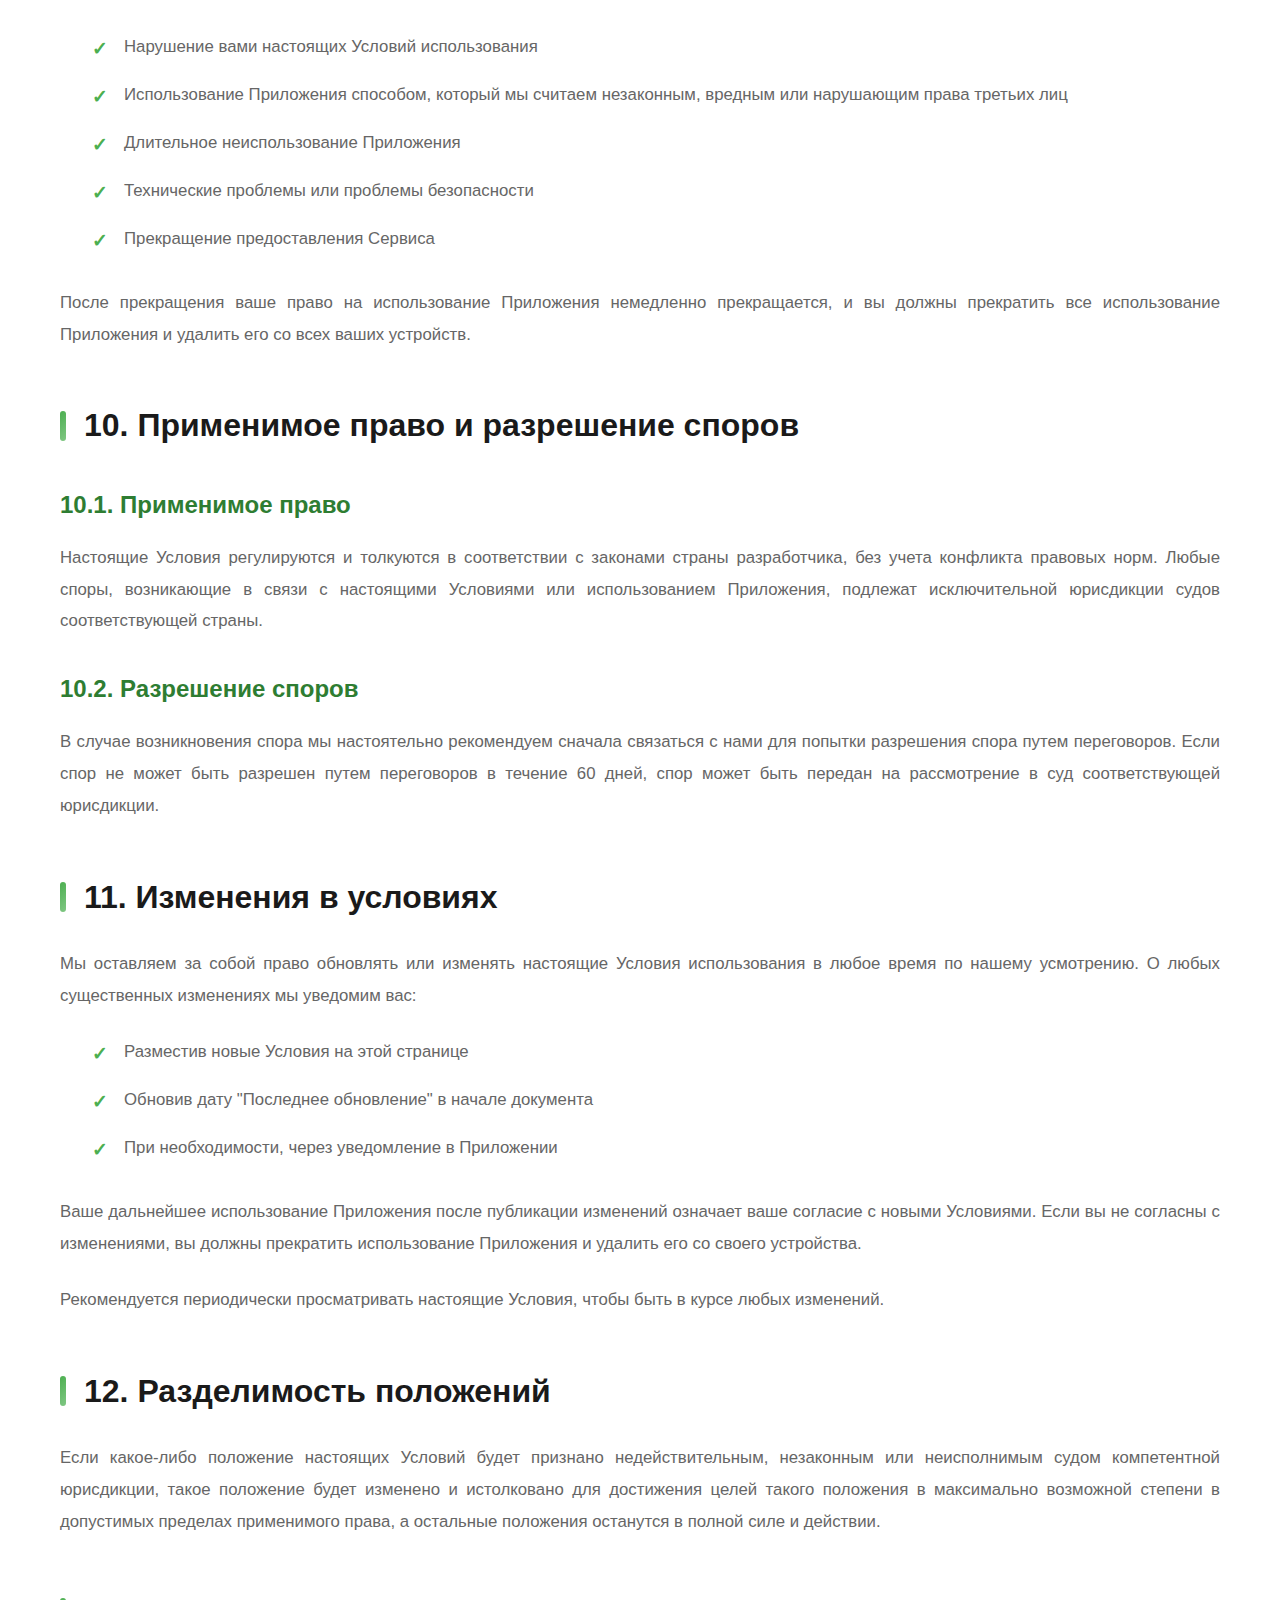
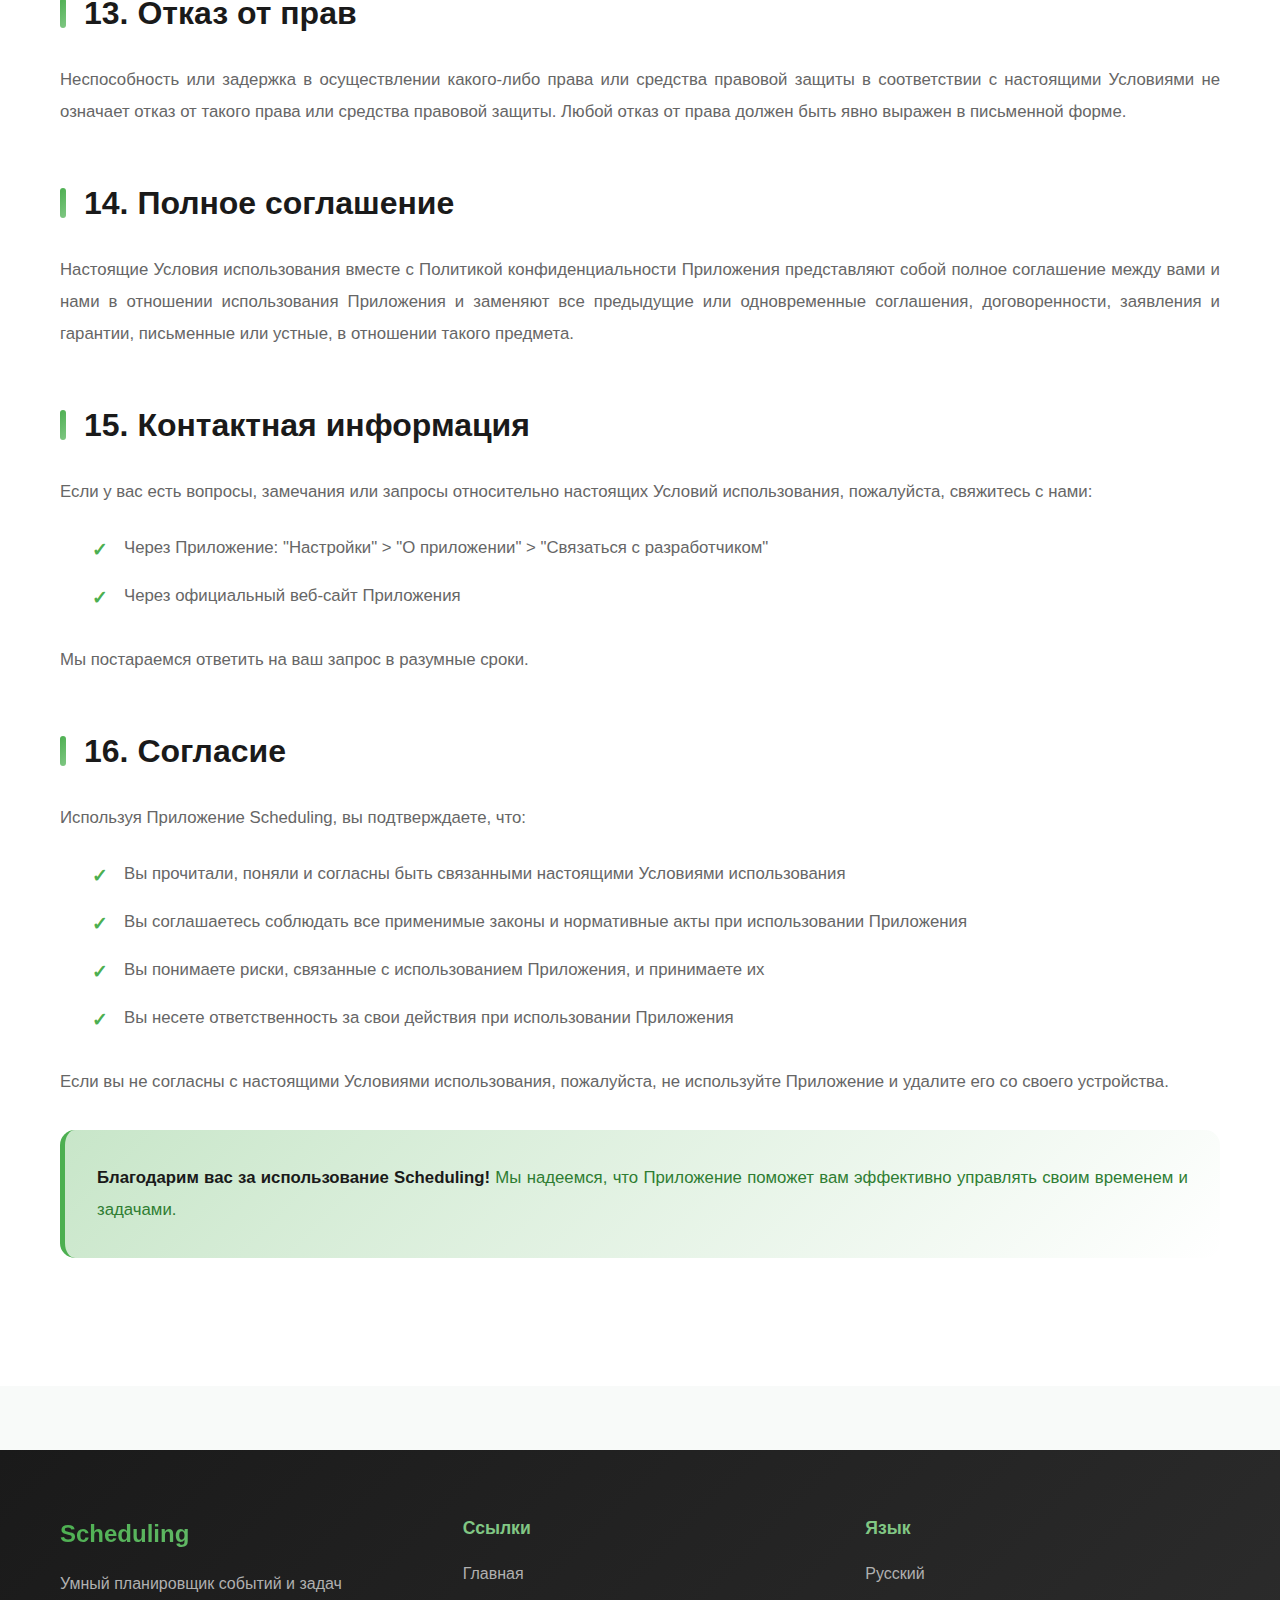
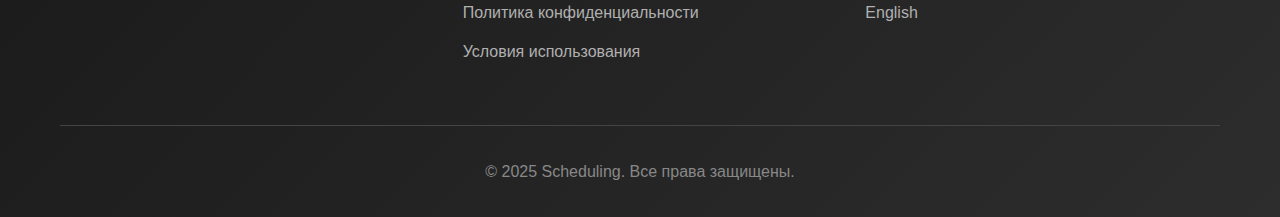
<file: terms-of-service.html>
<!DOCTYPE html>
<html lang="ru">
<head>
    <meta charset="UTF-8">
    <meta name="viewport" content="width=device-width, initial-scale=1.0">
    <title>Условия использования - Scheduling</title>
    <link rel="stylesheet" href="style.css">
</head>
<body>
    <header>
        <nav>
            <div class="container">
                <div class="nav-brand">
                    <h1>Scheduling</h1>
                </div>
                <div class="nav-links">
                    <a href="index.html">Главная</a>
                    <a href="privacy-policy.html">Политика конфиденциальности</a>
                    <a href="terms-of-service.html" class="active">Условия использования</a>
                    <a href="terms-of-service-en.html" class="lang-switch">EN</a>
                </div>
            </div>
        </nav>
    </header>

    <main>
        <section class="content-page">
            <div class="container">
                <h1>Условия использования</h1>
                <p class="last-updated">Последнее обновление: 15 ноября 2025 г.</p>

                <div class="content-highlight">
                    <p><strong>Важная информация:</strong> Пожалуйста, внимательно прочитайте настоящие Условия использования перед использованием приложения Scheduling. Используя Приложение, вы соглашаетесь соблюдать и быть связанными настоящими Условиями.</p>
                </div>

                <h2>1. Принятие условий</h2>
                <p>Настоящие Условия использования ("Условия", "Соглашение") представляют собой юридически обязательное соглашение между вами ("Пользователь", "вы", "ваш") и разработчиками приложения Scheduling ("Разработчик", "мы", "нас", "наш") в отношении использования мобильного приложения Scheduling ("Приложение", "Сервис").</p>
                <p>Используя Приложение, вы подтверждаете, что:</p>
                <ul>
                    <li>Вы достигли возраста, необходимого для заключения юридически обязательного соглашения в вашей юрисдикции (обычно 18 лет, или 13 лет с согласия родителя/опекуна)</li>
                    <li>Вы имеете право и полномочия заключать настоящее Соглашение</li>
                    <li>Вы прочитали, поняли и согласны соблюдать все положения настоящих Условий</li>
                    <li>Ваше использование Приложения не будет нарушать какие-либо применимые законы или нормативные акты</li>
                </ul>
                <p>Если вы не согласны с какими-либо частями настоящих Условий, вы не должны использовать Приложение и должны немедленно удалить его со своего устройства.</p>

                <h2>2. Описание сервиса</h2>
                <p>Scheduling - это мобильное приложение для планирования событий и управления задачами, доступное на платформах iOS, Android, macOS, Windows и Linux. Приложение предоставляет пользователям следующие основные функции:</p>
                <ul>
                    <li><strong>Управление событиями:</strong> Создание, редактирование, просмотр и удаление событий с поддержкой повторяющихся событий, цветовой маркировки и детальных описаний</li>
                    <li><strong>Управление задачами:</strong> Создание, редактирование, отслеживание и управление задачами с системой приоритетов, категорий и сроков выполнения</li>
                    <li><strong>Уведомления и напоминания:</strong> Настраиваемые локальные уведомления о предстоящих событиях и задачах с возможностью настройки времени напоминаний и тихих часов</li>
                    <li><strong>Резервное копирование и восстановление:</strong> Создание резервных копий данных с возможностью автоматического и ручного резервного копирования, экспорта и импорта данных</li>
                    <li><strong>Персонализация:</strong> Настройка внешнего вида приложения, включая выбор темы, цветовой схемы, формата времени и других параметров интерфейса</li>
                    <li><strong>Безопасность:</strong> Защита данных с помощью пароля, биометрической аутентификации и защиты экрана</li>
                    <li><strong>Статистика:</strong> Отслеживание статистики использования приложения для анализа продуктивности</li>
                </ul>
                <p>Мы оставляем за собой право изменять, приостанавливать или прекращать любую функцию Приложения в любое время без предварительного уведомления.</p>

                <h2>3. Использование приложения</h2>
                <h3>3.1. Разрешенное использование</h3>
                <p>Вам предоставляется ограниченная, неисключительная, непередаваемая, отзывная лицензия на использование Приложения на ваших личных устройствах в соответствии с настоящими Условиями. Вы можете использовать Приложение только в законных целях и в соответствии с:</p>
                <ul>
                    <li>Настоящими Условиями использования</li>
                    <li>Применимыми законами, правилами и нормативными актами</li>
                    <li>Политикой конфиденциальности Приложения</li>
                    <li>Правилами и условиями платформ, на которых доступно Приложение (App Store, Google Play и т.д.)</li>
                </ul>

                <h3>3.2. Запрещенное использование</h3>
                <p>Вы соглашаетесь НЕ использовать Приложение следующими способами:</p>
                <ul>
                    <li>Любым способом, который нарушает применимое законодательство, нормативные акты или права третьих лиц</li>
                    <li>Для передачи, распространения или загрузки вредоносного программного обеспечения, вирусов, троянских коней, червей или другого вредоносного кода</li>
                    <li>Для попытки несанкционированного доступа к системам, сетям или данным, связанным с Приложением</li>
                    <li>Для обратной разработки, декомпиляции, дизассемблирования или попытки извлечь исходный код Приложения</li>
                    <li>Для удаления, обхода, деактивации или иного обхода любых мер безопасности или защиты, встроенных в Приложение</li>
                    <li>Для копирования, модификации, создания производных работ, распространения, публичной демонстрации или публичного исполнения Приложения без нашего явного письменного разрешения</li>
                    <li>Для использования Приложения способом, который может повредить, отключить, перегрузить или нарушить работу Приложения или серверов и сетей, подключенных к Приложению</li>
                    <li>Для использования автоматизированных систем (ботов, скриптов) для доступа к Приложению без нашего явного разрешения</li>
                    <li>Для сбора или сбора информации о других пользователях без их согласия</li>
                    <li>Для использования Приложения в коммерческих целях без нашего явного письменного разрешения</li>
                </ul>

                <h3>3.3. Ваша ответственность</h3>
                <p>Вы несете полную ответственность за:</p>
                <ul>
                    <li>Все данные, которые вы создаете, загружаете, передаете или иным образом делаете доступными через Приложение</li>
                    <li>Содержание всех событий, задач и другой информации, которую вы вводите в Приложение</li>
                    <li>Соблюдение всех применимых законов и нормативных актов при использовании Приложения</li>
                    <li>Обеспечение безопасности вашего устройства, включая использование блокировки экрана, регулярные обновления операционной системы и установку антивирусного программного обеспечения</li>
                    <li>Создание и хранение резервных копий ваших данных</li>
                    <li>Защиту конфиденциальности вашего устройства и учетных записей</li>
                    <li>Любые действия или бездействие, совершенные с использованием вашего устройства или учетной записи</li>
                </ul>

                <h2>4. Интеллектуальная собственность</h2>
                <h3>4.1. Права собственности</h3>
                <p>Приложение и его оригинальное содержимое, функции, функциональность, дизайн, графика, интерфейс, код, программное обеспечение, базы данных, торговые марки, знаки обслуживания, логотипы и другие материалы ("Материалы") являются и остаются исключительной собственностью Разработчика и защищены международными законами об авторском праве, товарных знаках, патентах и другими законами об интеллектуальной собственности.</p>
                <p>Настоящие Условия не предоставляют вам никаких прав собственности на Приложение или Материалы. Все права, не предоставленные вам явно в настоящих Условиях, сохраняются за Разработчиком.</p>

                <h3>4.2. Ограничения</h3>
                <p>Без нашего явного письменного разрешения вы не можете:</p>
                <ul>
                    <li>Копировать, модифицировать, адаптировать, переводить или создавать производные работы на основе Приложения</li>
                    <li>Распространять, лицензировать, сублицензировать, продавать, сдавать в аренду, передавать или иным образом передавать Приложение третьим лицам</li>
                    <li>Использовать Приложение для создания конкурирующих продуктов или услуг</li>
                    <li>Использовать торговые марки, логотипы или другие материалы, защищенные интеллектуальной собственностью, без нашего разрешения</li>
                </ul>

                <h3>4.3. Пользовательский контент</h3>
                <p>Вы сохраняете все права на данные, которые вы создаете с помощью Приложения (события, задачи и другая информация). Однако, используя Приложение, вы предоставляете нам неисключительную, безвозмездную, всемирную лицензию на использование, хранение и обработку таких данных исключительно для целей предоставления функциональности Приложения и улучшения его работы.</p>

                <h2>5. Отказ от гарантий</h2>
                <p>Приложение предоставляется "как есть" и "как доступно" без каких-либо гарантий, явных или подразумеваемых, включая, но не ограничиваясь:</p>
                <ul>
                    <li>Гарантиями товарной пригодности для определенной цели</li>
                    <li>Гарантиями ненарушения прав</li>
                    <li>Гарантиями точности, полноты или полезности информации</li>
                    <li>Гарантиями бесперебойной или безошибочной работы</li>
                    <li>Гарантиями отсутствия вирусов или других вредоносных компонентов</li>
                    <li>Гарантиями безопасности данных</li>
                </ul>
                <p>Мы не гарантируем, что:</p>
                <ul>
                    <li>Приложение будет работать без ошибок, сбоев или прерываний</li>
                    <li>Все функции будут доступны в любое время или будут работать должным образом</li>
                    <li>Данные будут сохранены в случае сбоя устройства, удаления Приложения или других обстоятельств</li>
                    <li>Приложение будет совместимо со всеми устройствами или операционными системами</li>
                    <li>Ошибки будут исправлены</li>
                    <li>Приложение будет соответствовать вашим конкретным требованиям или ожиданиям</li>
                </ul>
                <p>Вы несете полную ответственность за создание резервных копий ваших данных. Мы не несем ответственности за потерю данных по любой причине.</p>

                <h2>6. Ограничение ответственности</h2>
                <h3>6.1. Общие положения</h3>
                <p>В максимальной степени, разрешенной применимым законодательством, мы не несем ответственности за:</p>
                <ul>
                    <li>Любые прямые, косвенные, случайные, особые, штрафные или последующие убытки</li>
                    <li>Потерю данных, прибыли, доходов, деловой репутации, использования или других нематериальных активов</li>
                    <li>Прерывание работы, прекращение использования или невозможность использования Приложения</li>
                    <li>Любые убытки, возникшие в результате использования или невозможности использования Приложения</li>
                    <li>Любые убытки, возникшие в результате несанкционированного доступа к вашим данным или их использования</li>
                    <li>Любые убытки, возникшие в результате действий или бездействия третьих лиц</li>
                    <li>Любые убытки, возникшие в результате изменения, приостановки или прекращения работы Приложения</li>
                </ul>

                <h3>6.2. Максимальная ответственность</h3>
                <p>В случае, если мы будем признаны ответственными за какие-либо убытки, наша общая совокупная ответственность перед вами не превысит суммы, которую вы заплатили за Приложение, или, если Приложение предоставляется бесплатно, ноль долларов (0 USD).</p>

                <h3>6.3. Исключения</h3>
                <p>Некоторые юрисдикции не допускают исключения или ограничения подразумеваемых гарантий или ограничения ответственности за случайные или последующие убытки. В таких юрисдикциях некоторые из вышеуказанных ограничений могут не применяться к вам.</p>

                <h2>7. Резервные копии данных</h2>
                <p>Хотя Приложение предоставляет функции резервного копирования, вы несете полную ответственность за:</p>
                <ul>
                    <li>Регулярное создание резервных копий ваших данных</li>
                    <li>Проверку целостности и работоспособности резервных копий</li>
                    <li>Безопасное хранение резервных копий</li>
                    <li>Защиту резервных копий от несанкционированного доступа</li>
                    <li>Восстановление данных из резервных копий при необходимости</li>
                </ul>
                <p>Мы не несем ответственности за:</p>
                <ul>
                    <li>Потерю данных в случае сбоя устройства, удаления Приложения или других обстоятельств</li>
                    <li>Повреждение или потерю резервных копий</li>
                    <li>Несовместимость резервных копий с будущими версиями Приложения</li>
                    <li>Невозможность восстановления данных из резервных копий</li>
                </ul>
                <p>Рекомендуется создавать резервные копии регулярно и хранить их в безопасном месте, предпочтительно в нескольких местах.</p>

                <h2>8. Изменения в приложении</h2>
                <p>Мы оставляем за собой право:</p>
                <ul>
                    <li>Вносить изменения в Приложение в любое время, включая добавление, изменение или удаление функций</li>
                    <li>Обновлять, модифицировать или изменять интерфейс, дизайн или функциональность Приложения</li>
                    <li>Прекращать поддержку определенных платформ, версий операционных систем или устройств</li>
                    <li>Изменять требования к системе или совместимости</li>
                    <li>Временно или постоянно приостанавливать или прекращать работу Приложения или любой его части</li>
                    <li>Вносить изменения в формат данных или структуру резервных копий</li>
                </ul>
                <p>Мы постараемся уведомить вас о существенных изменениях, но не гарантируем этого. Вы несете ответственность за регулярное обновление Приложения до последней версии.</p>
                <p>Мы не обязаны предоставлять поддержку или обновления для Приложения, хотя мы можем делать это по своему усмотрению.</p>

                <h2>9. Прекращение использования</h2>
                <h3>9.1. Прекращение использования пользователем</h3>
                <p>Вы можете прекратить использование Приложения в любое время, удалив его со своего устройства. При удалении Приложения все локальные данные, хранящиеся на устройстве, будут автоматически удалены операционной системой. Резервные копии, сохраненные отдельно, не будут удалены автоматически.</p>

                <h3>9.2. Прекращение использования Разработчиком</h3>
                <p>Мы оставляем за собой право прекратить или приостановить ваш доступ к Приложению немедленно, без предварительного уведомления или ответственности, по любой причине, включая, но не ограничиваясь:</p>
                <ul>
                    <li>Нарушение вами настоящих Условий использования</li>
                    <li>Использование Приложения способом, который мы считаем незаконным, вредным или нарушающим права третьих лиц</li>
                    <li>Длительное неиспользование Приложения</li>
                    <li>Технические проблемы или проблемы безопасности</li>
                    <li>Прекращение предоставления Сервиса</li>
                </ul>
                <p>После прекращения ваше право на использование Приложения немедленно прекращается, и вы должны прекратить все использование Приложения и удалить его со всех ваших устройств.</p>

                <h2>10. Применимое право и разрешение споров</h2>
                <h3>10.1. Применимое право</h3>
                <p>Настоящие Условия регулируются и толкуются в соответствии с законами страны разработчика, без учета конфликта правовых норм. Любые споры, возникающие в связи с настоящими Условиями или использованием Приложения, подлежат исключительной юрисдикции судов соответствующей страны.</p>

                <h3>10.2. Разрешение споров</h3>
                <p>В случае возникновения спора мы настоятельно рекомендуем сначала связаться с нами для попытки разрешения спора путем переговоров. Если спор не может быть разрешен путем переговоров в течение 60 дней, спор может быть передан на рассмотрение в суд соответствующей юрисдикции.</p>

                <h2>11. Изменения в условиях</h2>
                <p>Мы оставляем за собой право обновлять или изменять настоящие Условия использования в любое время по нашему усмотрению. О любых существенных изменениях мы уведомим вас:</p>
                <ul>
                    <li>Разместив новые Условия на этой странице</li>
                    <li>Обновив дату "Последнее обновление" в начале документа</li>
                    <li>При необходимости, через уведомление в Приложении</li>
                </ul>
                <p>Ваше дальнейшее использование Приложения после публикации изменений означает ваше согласие с новыми Условиями. Если вы не согласны с изменениями, вы должны прекратить использование Приложения и удалить его со своего устройства.</p>
                <p>Рекомендуется периодически просматривать настоящие Условия, чтобы быть в курсе любых изменений.</p>

                <h2>12. Разделимость положений</h2>
                <p>Если какое-либо положение настоящих Условий будет признано недействительным, незаконным или неисполнимым судом компетентной юрисдикции, такое положение будет изменено и истолковано для достижения целей такого положения в максимально возможной степени в допустимых пределах применимого права, а остальные положения останутся в полной силе и действии.</p>

                <h2>13. Отказ от прав</h2>
                <p>Неспособность или задержка в осуществлении какого-либо права или средства правовой защиты в соответствии с настоящими Условиями не означает отказ от такого права или средства правовой защиты. Любой отказ от права должен быть явно выражен в письменной форме.</p>

                <h2>14. Полное соглашение</h2>
                <p>Настоящие Условия использования вместе с Политикой конфиденциальности Приложения представляют собой полное соглашение между вами и нами в отношении использования Приложения и заменяют все предыдущие или одновременные соглашения, договоренности, заявления и гарантии, письменные или устные, в отношении такого предмета.</p>

                <h2>15. Контактная информация</h2>
                <p>Если у вас есть вопросы, замечания или запросы относительно настоящих Условий использования, пожалуйста, свяжитесь с нами:</p>
                <ul>
                    <li>Через Приложение: "Настройки" > "О приложении" > "Связаться с разработчиком"</li>
                    <li>Через официальный веб-сайт Приложения</li>
                </ul>
                <p>Мы постараемся ответить на ваш запрос в разумные сроки.</p>

                <h2>16. Согласие</h2>
                <p>Используя Приложение Scheduling, вы подтверждаете, что:</p>
                <ul>
                    <li>Вы прочитали, поняли и согласны быть связанными настоящими Условиями использования</li>
                    <li>Вы соглашаетесь соблюдать все применимые законы и нормативные акты при использовании Приложения</li>
                    <li>Вы понимаете риски, связанные с использованием Приложения, и принимаете их</li>
                    <li>Вы несете ответственность за свои действия при использовании Приложения</li>
                </ul>
                <p>Если вы не согласны с настоящими Условиями использования, пожалуйста, не используйте Приложение и удалите его со своего устройства.</p>

                <div class="content-highlight">
                    <p><strong>Благодарим вас за использование Scheduling!</strong> Мы надеемся, что Приложение поможет вам эффективно управлять своим временем и задачами.</p>
                </div>
            </div>
        </section>
    </main>

    <footer>
        <div class="container">
            <div class="footer-content">
                <div class="footer-section">
                    <h3>Scheduling</h3>
                    <p>Умный планировщик событий и задач</p>
                </div>
                <div class="footer-section">
                    <h4>Ссылки</h4>
                    <ul>
                        <li><a href="index.html">Главная</a></li>
                        <li><a href="privacy-policy.html">Политика конфиденциальности</a></li>
                        <li><a href="terms-of-service.html">Условия использования</a></li>
                    </ul>
                </div>
                <div class="footer-section">
                    <h4>Язык</h4>
                    <ul>
                        <li><a href="terms-of-service.html">Русский</a></li>
                        <li><a href="terms-of-service-en.html">English</a></li>
                    </ul>
                </div>
            </div>
            <div class="footer-bottom">
                <p>&copy; 2025 Scheduling. Все права защищены.</p>
            </div>
        </div>
    </footer>
</body>
</html>
</file>
<file: style.css>
/*999999*/

* {
    margin: 0;
    padding: 0;
    box-sizing: border-box;
}

:root {
    --primary-green: #4CAF50;
    --primary-green-dark: #388E3C;
    --primary-green-light: #81C784;
    --primary-green-lighter: #C8E6C9;
    --accent-green: #66BB6A;
    --dark-green: #2E7D32;
    --text-dark: #1a1a1a;
    --text-light: #666;
    --bg-light: #f8faf9;
    --bg-white: #ffffff;
    --shadow-sm: 0 2px 8px rgba(76, 175, 80, 0.1);
    --shadow-md: 0 4px 16px rgba(76, 175, 80, 0.15);
    --shadow-lg: 0 8px 32px rgba(76, 175, 80, 0.2);
    --gradient-primary: linear-gradient(135deg, #4CAF50 0%, #66BB6A 50%, #81C784 100%);
    --gradient-hero: linear-gradient(135deg, #2E7D32 0%, #4CAF50 50%, #66BB6A 100%);
}

body {
    font-family: -apple-system, BlinkMacSystemFont, 'Segoe UI', Roboto, 'Helvetica Neue', Arial, sans-serif;
    line-height: 1.7;
    color: var(--text-dark);
    background-color: var(--bg-light);
    overflow-x: hidden;
}

.container {
    max-width: 1200px;
    margin: 0 auto;
    padding: 0 20px;
}

/* Smooth scrolling */
html {
    scroll-behavior: smooth;
}

/* Header */
header {
    background-color: var(--bg-white);
    box-shadow: var(--shadow-sm);
    position: sticky;
    top: 0;
    z-index: 1000;
    backdrop-filter: blur(10px);
    background-color: rgba(255, 255, 255, 0.95);
}

nav {
    padding: 1.2rem 0;
    transition: all 0.3s ease;
}

nav .container {
    display: flex;
    justify-content: space-between;
    align-items: center;
}

.nav-brand h1 {
    font-size: 1.8rem;
    background: var(--gradient-primary);
    -webkit-background-clip: text;
    -webkit-text-fill-color: transparent;
    background-clip: text;
    font-weight: 700;
    letter-spacing: -0.5px;
    transition: transform 0.3s ease;
}

.nav-brand h1:hover {
    transform: scale(1.05);
}

.nav-links {
    display: flex;
    gap: 2rem;
    align-items: center;
}

.nav-links a {
    text-decoration: none;
    color: var(--text-dark);
    font-weight: 500;
    font-size: 0.95rem;
    position: relative;
    transition: color 0.3s ease;
    padding: 0.5rem 0;
}

.nav-links a::after {
    content: '';
    position: absolute;
    bottom: 0;
    left: 0;
    width: 0;
    height: 2px;
    background: var(--gradient-primary);
    transition: width 0.3s ease;
}

.nav-links a:hover::after,
.nav-links a.active::after {
    width: 100%;
}

.nav-links a:hover {
    color: var(--primary-green);
}

.nav-links a.active {
    color: var(--primary-green);
}

.lang-switch {
    padding: 0.6rem 1.2rem;
    background: var(--gradient-primary);
    color: white !important;
    border-radius: 25px;
    font-size: 0.9rem;
    font-weight: 600;
    transition: all 0.3s ease;
    box-shadow: var(--shadow-sm);
}

.lang-switch::after {
    display: none;
}

.lang-switch:hover {
    transform: translateY(-2px);
    box-shadow: var(--shadow-md);
    background: var(--gradient-hero);
}

/* Hero Section */
.hero {
    background: var(--gradient-hero);
    color: white;
    padding: 8rem 0 6rem;
    text-align: center;
    position: relative;
    overflow: hidden;
}

.hero::before {
    content: '';
    position: absolute;
    top: 0;
    left: 0;
    right: 0;
    bottom: 0;
    background: url('data:image/svg+xml,<svg width="100" height="100" xmlns="http://www.w3.org/2000/svg"><circle cx="50" cy="50" r="2" fill="rgba(255,255,255,0.1)"/></svg>');
    opacity: 0.3;
    animation: float 20s infinite linear;
}

@keyframes float {
    0% { transform: translateY(0); }
    100% { transform: translateY(-100px); }
}

.hero .container {
    position: relative;
    z-index: 1;
}

.hero h1 {
    font-size: 3.5rem;
    margin-bottom: 1.5rem;
    font-weight: 800;
    line-height: 1.2;
    animation: fadeInUp 0.8s ease;
    text-shadow: 0 2px 20px rgba(0,0,0,0.2);
}

.subtitle {
    font-size: 1.4rem;
    margin-bottom: 2.5rem;
    opacity: 0.95;
    font-weight: 300;
    animation: fadeInUp 1s ease;
    max-width: 700px;
    margin-left: auto;
    margin-right: auto;
}

@keyframes fadeInUp {
    from {
        opacity: 0;
        transform: translateY(30px);
    }
    to {
        opacity: 1;
        transform: translateY(0);
    }
}

.hero-buttons {
    margin-top: 2.5rem;
    animation: fadeInUp 1.2s ease;
}

.btn {
    display: inline-block;
    padding: 1rem 2.5rem;
    text-decoration: none;
    border-radius: 50px;
    font-weight: 600;
    font-size: 1.1rem;
    transition: all 0.3s ease;
    position: relative;
    overflow: hidden;
}

.btn::before {
    content: '';
    position: absolute;
    top: 50%;
    left: 50%;
    width: 0;
    height: 0;
    border-radius: 50%;
    background: rgba(255, 255, 255, 0.3);
    transform: translate(-50%, -50%);
    transition: width 0.6s, height 0.6s;
}

.btn:hover::before {
    width: 300px;
    height: 300px;
}

.btn-primary {
    background-color: white;
    color: var(--primary-green);
    box-shadow: 0 4px 20px rgba(0,0,0,0.2);
}

.btn-primary:hover {
    transform: translateY(-3px);
    box-shadow: 0 8px 30px rgba(0,0,0,0.3);
}

/* Features Section */
.features {
    padding: 6rem 0;
    background-color: var(--bg-white);
    position: relative;
}

.features::before {
    content: '';
    position: absolute;
    top: 0;
    left: 0;
    right: 0;
    height: 100px;
    background: linear-gradient(to bottom, var(--bg-light), var(--bg-white));
}

.features h2 {
    text-align: center;
    font-size: 3rem;
    margin-bottom: 1rem;
    color: var(--text-dark);
    font-weight: 700;
    position: relative;
    padding-bottom: 1rem;
}

.features h2::after {
    content: '';
    position: absolute;
    bottom: 0;
    left: 50%;
    transform: translateX(-50%);
    width: 80px;
    height: 4px;
    background: var(--gradient-primary);
    border-radius: 2px;
}

.features-subtitle {
    text-align: center;
    font-size: 1.2rem;
    color: var(--text-light);
    margin-bottom: 4rem;
    max-width: 700px;
    margin-left: auto;
    margin-right: auto;
}

.features-grid {
    display: grid;
    grid-template-columns: repeat(auto-fit, minmax(320px, 1fr));
    gap: 2.5rem;
    margin-top: 3rem;
}

.feature-card {
    background: linear-gradient(135deg, #ffffff 0%, #f8faf9 100%);
    padding: 2.5rem;
    border-radius: 20px;
    text-align: center;
    transition: all 0.4s cubic-bezier(0.175, 0.885, 0.32, 1.275);
    border: 2px solid transparent;
    position: relative;
    overflow: hidden;
}

.feature-card::before {
    content: '';
    position: absolute;
    top: 0;
    left: -100%;
    width: 100%;
    height: 100%;
    background: linear-gradient(90deg, transparent, rgba(76, 175, 80, 0.1), transparent);
    transition: left 0.5s;
}

.feature-card:hover::before {
    left: 100%;
}

.feature-card:hover {
    transform: translateY(-10px) scale(1.02);
    box-shadow: var(--shadow-lg);
    border-color: var(--primary-green-light);
}

.feature-icon {
    font-size: 4rem;
    margin-bottom: 1.5rem;
    display: inline-block;
    animation: floatIcon 3s ease-in-out infinite;
    filter: drop-shadow(0 4px 8px rgba(76, 175, 80, 0.2));
}

@keyframes floatIcon {
    0%, 100% { transform: translateY(0); }
    50% { transform: translateY(-10px); }
}

.feature-card h3 {
    font-size: 1.6rem;
    margin-bottom: 1rem;
    color: var(--text-dark);
    font-weight: 700;
}

.feature-card p {
    color: var(--text-light);
    line-height: 1.8;
    font-size: 1rem;
}

/* Description Section */
.description {
    padding: 6rem 0;
    background: linear-gradient(135deg, var(--bg-light) 0%, #ffffff 100%);
    position: relative;
}

.description h2 {
    font-size: 3rem;
    margin-bottom: 2rem;
    color: var(--text-dark);
    font-weight: 700;
    text-align: center;
}

.description-content {
    max-width: 900px;
    margin: 0 auto;
}

.description p {
    font-size: 1.15rem;
    color: var(--text-light);
    margin-bottom: 1.5rem;
    line-height: 1.9;
    text-align: justify;
}

.description-highlight {
    background: linear-gradient(120deg, var(--primary-green-lighter) 0%, transparent 100%);
    padding: 2rem;
    border-radius: 15px;
    border-left: 4px solid var(--primary-green);
    margin: 2rem 0;
}

.description-highlight p {
    margin: 0;
    color: var(--dark-green);
    font-weight: 500;
}

/* Download Section */
.download {
    padding: 6rem 0;
    background: var(--gradient-hero);
    text-align: center;
    color: white;
    position: relative;
    overflow: hidden;
}

.download::before {
    content: '';
    position: absolute;
    top: -50%;
    right: -10%;
    width: 500px;
    height: 500px;
    background: radial-gradient(circle, rgba(255,255,255,0.1) 0%, transparent 70%);
    border-radius: 50%;
    animation: pulse 4s ease-in-out infinite;
}

@keyframes pulse {
    0%, 100% { transform: scale(1); opacity: 0.5; }
    50% { transform: scale(1.1); opacity: 0.8; }
}

.download .container {
    position: relative;
    z-index: 1;
}

.download h2 {
    font-size: 3rem;
    margin-bottom: 1rem;
    font-weight: 700;
}

.download p {
    font-size: 1.2rem;
    margin-bottom: 2.5rem;
    opacity: 0.95;
}

.download-buttons {
    display: flex;
    gap: 1.5rem;
    justify-content: center;
    flex-wrap: wrap;
}

.download-buttons .btn {
    min-width: 180px;
}

/* Content Page */
.content-page {
    padding: 4rem 0 6rem;
    background-color: var(--bg-white);
    min-height: calc(100vh - 200px);
}

.content-page h1 {
    font-size: 3rem;
    margin-bottom: 1rem;
    color: var(--text-dark);
    font-weight: 700;
    position: relative;
    padding-bottom: 1rem;
}

.content-page h1::after {
    content: '';
    position: absolute;
    bottom: 0;
    left: 0;
    width: 100px;
    height: 4px;
    background: var(--gradient-primary);
    border-radius: 2px;
}

.last-updated {
    color: var(--text-light);
    font-style: italic;
    margin-bottom: 3rem;
    font-size: 0.95rem;
}

.content-page h2 {
    font-size: 2rem;
    margin-top: 3rem;
    margin-bottom: 1.5rem;
    color: var(--text-dark);
    font-weight: 700;
    position: relative;
    padding-left: 1.5rem;
}

.content-page h2::before {
    content: '';
    position: absolute;
    left: 0;
    top: 50%;
    transform: translateY(-50%);
    width: 6px;
    height: 30px;
    background: var(--gradient-primary);
    border-radius: 3px;
}

.content-page h3 {
    font-size: 1.5rem;
    margin-top: 2rem;
    margin-bottom: 1rem;
    color: var(--dark-green);
    font-weight: 600;
}

.content-page p {
    margin-bottom: 1.5rem;
    line-height: 1.9;
    color: var(--text-light);
    font-size: 1.05rem;
    text-align: justify;
}

.content-page ul {
    margin-left: 2rem;
    margin-bottom: 2rem;
    list-style: none;
}

.content-page ul li {
    margin-bottom: 1rem;
    line-height: 1.9;
    color: var(--text-light);
    font-size: 1.05rem;
    position: relative;
    padding-left: 2rem;
}

.content-page ul li::before {
    content: '✓';
    position: absolute;
    left: 0;
    color: var(--primary-green);
    font-weight: bold;
    font-size: 1.2rem;
}

.content-page strong {
    color: var(--text-dark);
    font-weight: 600;
}

.content-highlight {
    background: linear-gradient(135deg, var(--primary-green-lighter) 0%, #ffffff 100%);
    padding: 2rem;
    border-radius: 15px;
    border-left: 5px solid var(--primary-green);
    margin: 2rem 0;
}

.content-highlight p {
    margin: 0;
    color: var(--dark-green);
    font-weight: 500;
}

/* Footer */
footer {
    background: linear-gradient(135deg, #1a1a1a 0%, #2d2d2d 100%);
    color: white;
    padding: 4rem 0 2rem;
    margin-top: 4rem;
}

.footer-content {
    display: grid;
    grid-template-columns: repeat(auto-fit, minmax(250px, 1fr));
    gap: 3rem;
    margin-bottom: 3rem;
}

.footer-section h3 {
    margin-bottom: 1rem;
    background: var(--gradient-primary);
    -webkit-background-clip: text;
    -webkit-text-fill-color: transparent;
    background-clip: text;
    font-size: 1.5rem;
    font-weight: 700;
}

.footer-section h4 {
    margin-bottom: 1rem;
    color: var(--primary-green-light);
    font-size: 1.1rem;
}

.footer-section p {
    color: #b0b0b0;
    line-height: 1.8;
}

.footer-section ul {
    list-style: none;
}

.footer-section ul li {
    margin-bottom: 0.75rem;
}

.footer-section a {
    color: #b0b0b0;
    text-decoration: none;
    transition: all 0.3s ease;
    display: inline-block;
}

.footer-section a:hover {
    color: var(--primary-green-light);
    transform: translateX(5px);
}

.footer-bottom {
    text-align: center;
    padding-top: 2rem;
    border-top: 1px solid #444;
    color: #888;
}

/* Responsive */
@media (max-width: 768px) {
    .hero h1 {
        font-size: 2.2rem;
    }

    .subtitle {
        font-size: 1.1rem;
    }

    .features-grid {
        grid-template-columns: 1fr;
        gap: 2rem;
    }

    .nav-links {
        flex-wrap: wrap;
        gap: 1rem;
        font-size: 0.9rem;
    }

    .content-page h1 {
        font-size: 2.2rem;
    }

    .content-page h2 {
        font-size: 1.6rem;
    }

    .footer-content {
        grid-template-columns: 1fr;
        gap: 2rem;
    }

    .features h2,
    .description h2,
    .download h2 {
        font-size: 2.2rem;
    }
}

/* Scroll animations */
@keyframes slideIn {
    from {
        opacity: 0;
        transform: translateX(-30px);
    }
    to {
        opacity: 1;
        transform: translateX(0);
    }
}

.feature-card {
    animation: slideIn 0.6s ease backwards;
}

.feature-card:nth-child(1) { animation-delay: 0.1s; }
.feature-card:nth-child(2) { animation-delay: 0.2s; }
.feature-card:nth-child(3) { animation-delay: 0.3s; }
.feature-card:nth-child(4) { animation-delay: 0.4s; }
.feature-card:nth-child(5) { animation-delay: 0.5s; }
.feature-card:nth-child(6) { animation-delay: 0.6s; }

/* Email links */
a[href^="mailto:"] {
    color: var(--primary-green);
    text-decoration: none;
    transition: all 0.3s ease;
    word-break: break-all;
}

a[href^="mailto:"]:hover {
    color: var(--primary-green-dark);
    text-decoration: underline;
}

.content-page a[href^="mailto:"] {
    color: var(--primary-green);
    font-weight: 500;
}

.content-page a[href^="mailto:"]:hover {
    color: var(--primary-green-dark);
    text-decoration: underline;
}

/* Support Page Styles */
.support-hero {
    background: var(--gradient-hero);
    color: white;
    padding: 5rem 0 4rem;
    text-align: center;
    position: relative;
    overflow: hidden;
}

.support-hero::before {
    content: '';
    position: absolute;
    top: 0;
    left: 0;
    right: 0;
    bottom: 0;
    background: url('data:image/svg+xml,<svg width="100" height="100" xmlns="http://www.w3.org/2000/svg"><circle cx="50" cy="50" r="2" fill="rgba(255,255,255,0.1)"/></svg>');
    opacity: 0.3;
    animation: float 20s infinite linear;
}

.support-hero .container {
    position: relative;
    z-index: 1;
}

.support-hero h1 {
    font-size: 3.5rem;
    margin-bottom: 1.5rem;
    font-weight: 800;
    animation: fadeInUp 0.8s ease;
}

.support-hero .subtitle {
    font-size: 1.3rem;
    opacity: 0.95;
    font-weight: 300;
    animation: fadeInUp 1s ease;
    max-width: 700px;
    margin: 0 auto;
}

/* Search Section */
.support-search {
    padding: 2rem 0;
    background: var(--bg-white);
    border-bottom: 1px solid #e5e5e5;
}

.search-box {
    max-width: 600px;
    margin: 0 auto;
    position: relative;
}

.search-input {
    width: 100%;
    padding: 1rem 3rem 1rem 1.5rem;
    font-size: 1.1rem;
    border: 2px solid #e5e5e5;
    border-radius: 50px;
    outline: none;
    transition: all 0.3s ease;
    background: var(--bg-light);
}

.search-input:focus {
    border-color: var(--primary-green);
    background: white;
    box-shadow: 0 0 0 4px rgba(76, 175, 80, 0.1);
}

.search-icon {
    position: absolute;
    right: 1.5rem;
    top: 50%;
    transform: translateY(-50%);
    font-size: 1.3rem;
    pointer-events: none;
}

/* FAQ Section */
.faq-section {
    padding: 5rem 0;
    background: var(--bg-white);
}

.faq-section h2 {
    text-align: center;
    font-size: 3rem;
    margin-bottom: 1rem;
    color: var(--text-dark);
    font-weight: 700;
    position: relative;
    padding-bottom: 1rem;
}

.faq-section h2::after {
    content: '';
    position: absolute;
    bottom: 0;
    left: 50%;
    transform: translateX(-50%);
    width: 80px;
    height: 4px;
    background: var(--gradient-primary);
    border-radius: 2px;
}

.section-subtitle {
    text-align: center;
    font-size: 1.2rem;
    color: var(--text-light);
    margin-bottom: 3rem;
    max-width: 700px;
    margin-left: auto;
    margin-right: auto;
}

.faq-container {
    max-width: 900px;
    margin: 0 auto;
}

.faq-item {
    background: var(--bg-white);
    border: 2px solid #e5e5e5;
    border-radius: 12px;
    margin-bottom: 1rem;
    overflow: hidden;
    transition: all 0.3s ease;
    cursor: pointer;
}

.faq-item:hover {
    border-color: var(--primary-green-light);
    box-shadow: var(--shadow-sm);
}

.faq-item.active {
    border-color: var(--primary-green);
    box-shadow: var(--shadow-md);
}

.faq-question {
    padding: 1.5rem 2rem;
    display: flex;
    justify-content: space-between;
    align-items: center;
    background: var(--bg-light);
    transition: background 0.3s ease;
}

.faq-item.active .faq-question {
    background: linear-gradient(135deg, var(--primary-green-lighter) 0%, #ffffff 100%);
}

.faq-question h3 {
    font-size: 1.2rem;
    font-weight: 600;
    color: var(--text-dark);
    margin: 0;
    flex: 1;
    padding-right: 1rem;
}

.faq-icon {
    font-size: 1.5rem;
    font-weight: 300;
    color: var(--primary-green);
    transition: transform 0.3s ease;
    min-width: 24px;
    text-align: center;
}

.faq-item.active .faq-icon {
    transform: rotate(45deg);
}

.faq-answer {
    max-height: 0;
    overflow: hidden;
    transition: max-height 0.4s ease, padding 0.4s ease;
    padding: 0 2rem;
}

.faq-item.active .faq-answer {
    max-height: 1000px;
    padding: 1.5rem 2rem 2rem;
}

.faq-answer p {
    color: var(--text-light);
    line-height: 1.8;
    margin: 0;
    font-size: 1.05rem;
}

/* App Info Section */
.app-info-section {
    padding: 5rem 0;
    background: linear-gradient(135deg, var(--bg-light) 0%, #ffffff 100%);
}

.app-info-section h2 {
    text-align: center;
    font-size: 3rem;
    margin-bottom: 3rem;
    color: var(--text-dark);
    font-weight: 700;
}

.info-grid {
    display: grid;
    grid-template-columns: repeat(auto-fit, minmax(250px, 1fr));
    gap: 2rem;
    max-width: 1000px;
    margin: 0 auto;
}

.info-card {
    background: white;
    padding: 2.5rem 2rem;
    border-radius: 16px;
    text-align: center;
    transition: all 0.3s ease;
    border: 2px solid transparent;
    box-shadow: var(--shadow-sm);
}

.info-card:hover {
    transform: translateY(-5px);
    box-shadow: var(--shadow-lg);
    border-color: var(--primary-green-light);
}

.info-icon {
    font-size: 3.5rem;
    margin-bottom: 1.5rem;
    display: inline-block;
    filter: drop-shadow(0 4px 8px rgba(76, 175, 80, 0.2));
}

.info-card h3 {
    font-size: 1.4rem;
    margin-bottom: 1rem;
    color: var(--text-dark);
    font-weight: 700;
}

.info-card p {
    color: var(--text-light);
    line-height: 1.8;
    margin-bottom: 0.5rem;
    font-size: 0.95rem;
}

/* Contact Section */
.contact-section {
    padding: 5rem 0;
    background: var(--bg-white);
}

.contact-section h2 {
    text-align: center;
    font-size: 3rem;
    margin-bottom: 1rem;
    color: var(--text-dark);
    font-weight: 700;
}

.contact-cards {
    display: grid;
    grid-template-columns: repeat(auto-fit, minmax(300px, 1fr));
    gap: 2rem;
    max-width: 1000px;
    margin: 3rem auto;
}

.contact-card {
    background: linear-gradient(135deg, #ffffff 0%, var(--bg-light) 100%);
    padding: 2.5rem;
    border-radius: 20px;
    text-align: center;
    transition: all 0.4s cubic-bezier(0.175, 0.885, 0.32, 1.275);
    border: 2px solid transparent;
    position: relative;
    overflow: hidden;
}

.contact-card::before {
    content: '';
    position: absolute;
    top: 0;
    left: -100%;
    width: 100%;
    height: 100%;
    background: linear-gradient(90deg, transparent, rgba(76, 175, 80, 0.1), transparent);
    transition: left 0.5s;
}

.contact-card:hover::before {
    left: 100%;
}

.contact-card:hover {
    transform: translateY(-10px) scale(1.02);
    box-shadow: var(--shadow-lg);
    border-color: var(--primary-green-light);
}

.contact-icon {
    font-size: 4rem;
    margin-bottom: 1.5rem;
    display: inline-block;
    animation: floatIcon 3s ease-in-out infinite;
    filter: drop-shadow(0 4px 8px rgba(76, 175, 80, 0.2));
}

.contact-card h3 {
    font-size: 1.5rem;
    margin-bottom: 1rem;
    color: var(--text-dark);
    font-weight: 700;
}

.contact-card p {
    color: var(--text-light);
    line-height: 1.8;
    margin-bottom: 1.5rem;
    font-size: 1rem;
}

.contact-link {
    display: inline-block;
    padding: 0.75rem 2rem;
    background: var(--gradient-primary);
    color: white;
    text-decoration: none;
    border-radius: 50px;
    font-weight: 600;
    transition: all 0.3s ease;
    box-shadow: var(--shadow-sm);
}

.contact-link:hover {
    transform: translateY(-2px);
    box-shadow: var(--shadow-md);
    background: var(--gradient-hero);
}

.contact-info {
    max-width: 700px;
    margin: 3rem auto 0;
    text-align: center;
    padding: 2rem;
    background: linear-gradient(135deg, var(--primary-green-lighter) 0%, #ffffff 100%);
    border-radius: 15px;
    border-left: 5px solid var(--primary-green);
}

.contact-info h3 {
    font-size: 1.5rem;
    margin-bottom: 1rem;
    color: var(--dark-green);
    font-weight: 700;
}

.contact-info p {
    color: var(--text-light);
    line-height: 1.8;
    margin: 0;
}

/* Quick Links Section */
.quick-links {
    padding: 5rem 0;
    background: linear-gradient(135deg, var(--bg-light) 0%, #ffffff 100%);
}

.quick-links h2 {
    text-align: center;
    font-size: 3rem;
    margin-bottom: 3rem;
    color: var(--text-dark);
    font-weight: 700;
}

.links-grid {
    display: grid;
    grid-template-columns: repeat(auto-fit, minmax(250px, 1fr));
    gap: 2rem;
    max-width: 1000px;
    margin: 0 auto;
}

.quick-link-card {
    background: white;
    padding: 2.5rem 2rem;
    border-radius: 16px;
    text-align: center;
    text-decoration: none;
    color: inherit;
    transition: all 0.3s ease;
    border: 2px solid transparent;
    box-shadow: var(--shadow-sm);
    display: block;
}

.quick-link-card:hover {
    transform: translateY(-8px);
    box-shadow: var(--shadow-lg);
    border-color: var(--primary-green-light);
}

.quick-link-icon {
    font-size: 3.5rem;
    margin-bottom: 1.5rem;
    display: inline-block;
    filter: drop-shadow(0 4px 8px rgba(76, 175, 80, 0.2));
}

.quick-link-card h3 {
    font-size: 1.4rem;
    margin-bottom: 1rem;
    color: var(--text-dark);
    font-weight: 700;
}

.quick-link-card p {
    color: var(--text-light);
    line-height: 1.8;
    margin: 0;
    font-size: 0.95rem;
}

/* Responsive for Support Page */
@media (max-width: 768px) {
    .support-hero h1 {
        font-size: 2.2rem;
    }

    .support-hero .subtitle {
        font-size: 1.1rem;
    }

    .faq-section h2,
    .app-info-section h2,
    .contact-section h2,
    .quick-links h2 {
        font-size: 2.2rem;
    }

    .faq-question {
        padding: 1.25rem 1.5rem;
    }

    .faq-question h3 {
        font-size: 1.1rem;
    }

    .faq-answer {
        padding: 0 1.5rem;
    }

    .faq-item.active .faq-answer {
        padding: 1.25rem 1.5rem 1.75rem;
    }

    .contact-cards,
    .info-grid,
    .links-grid {
        grid-template-columns: 1fr;
    }

    .search-input {
        font-size: 1rem;
        padding: 0.875rem 2.5rem 0.875rem 1.25rem;
    }
}
</file>
